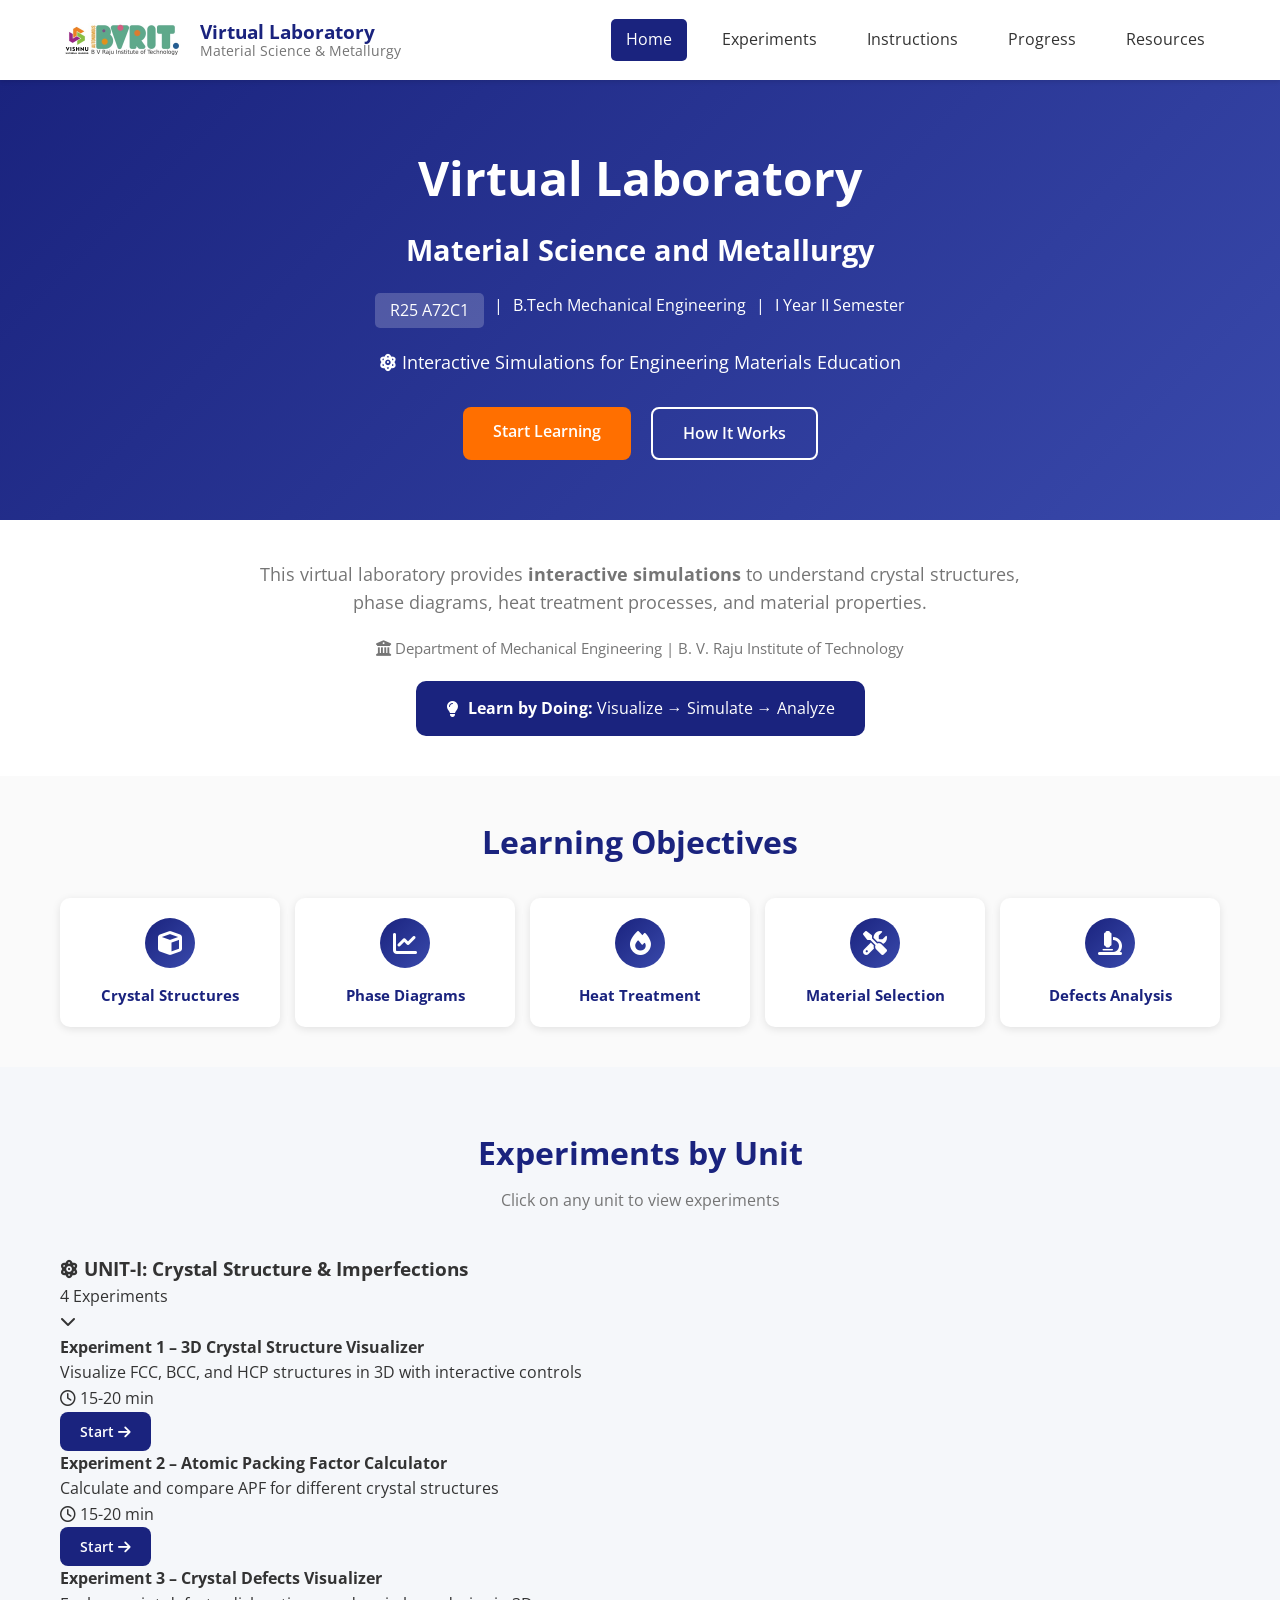
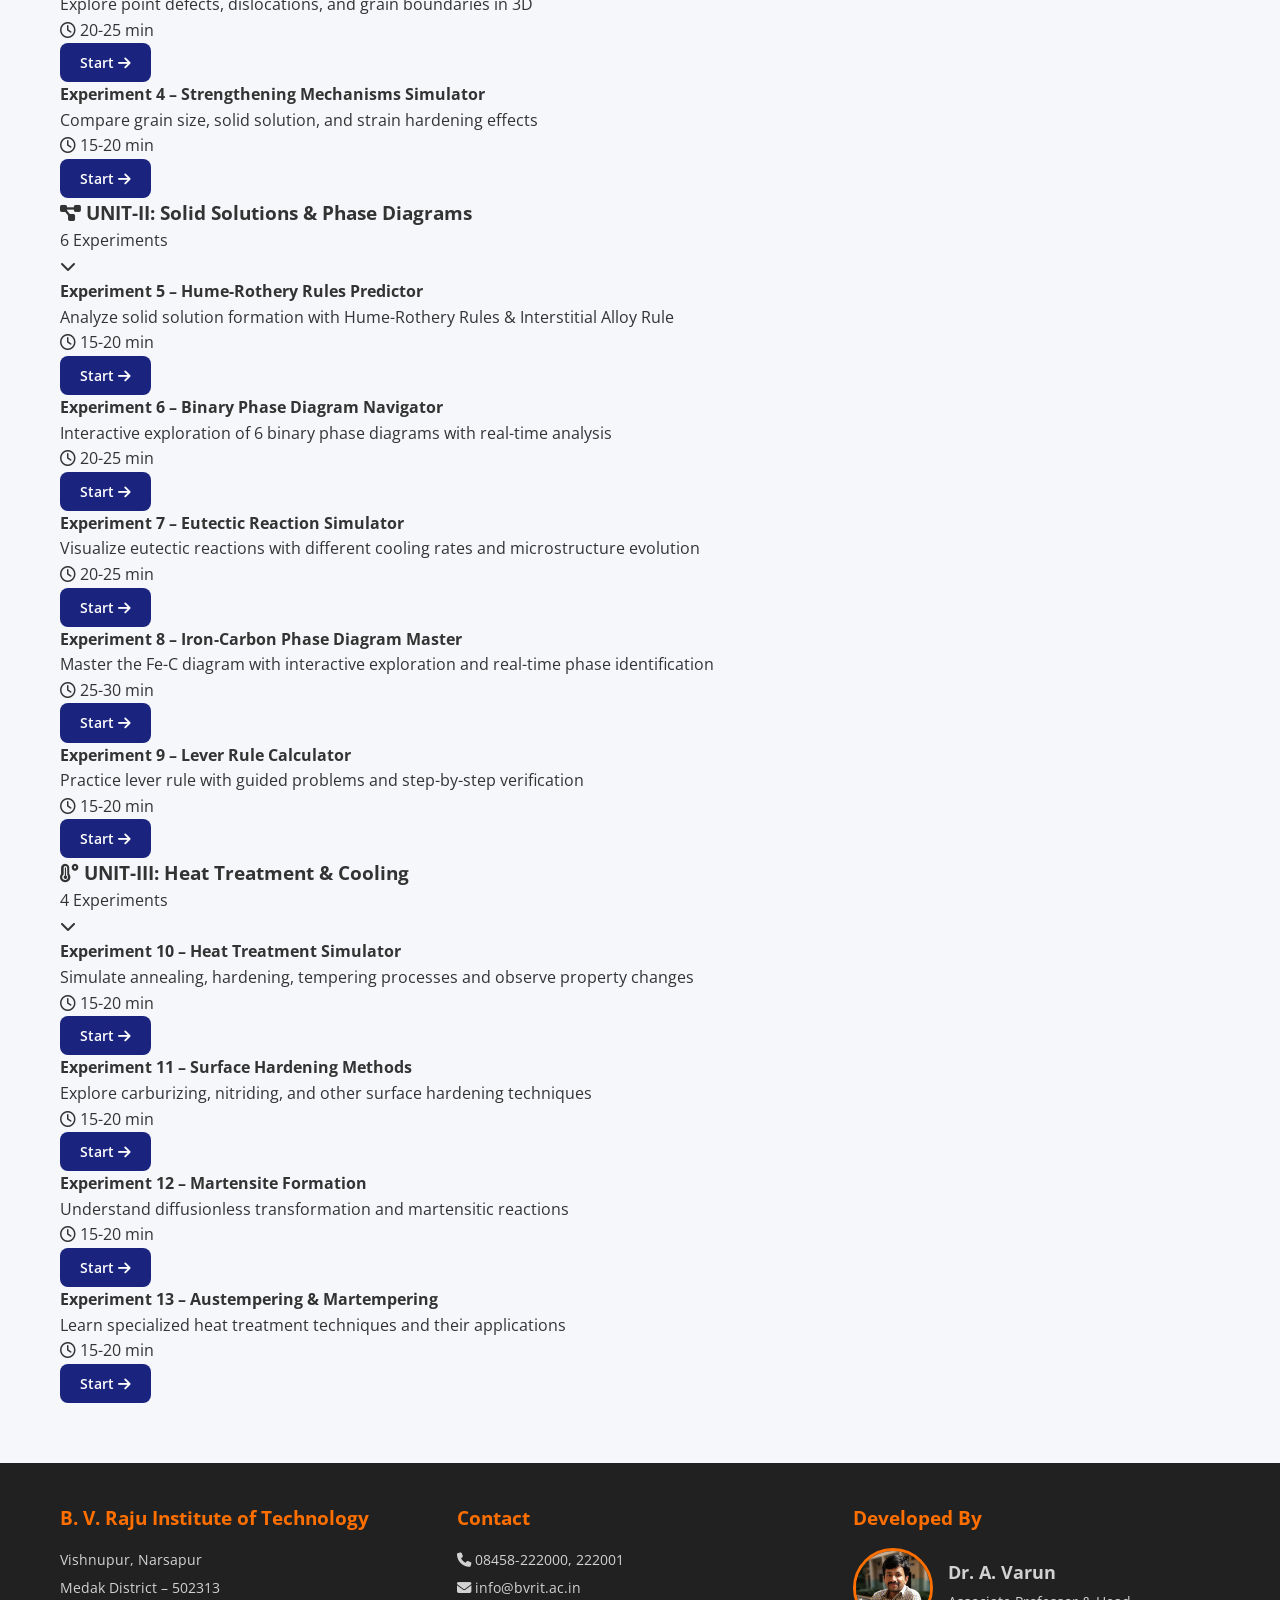
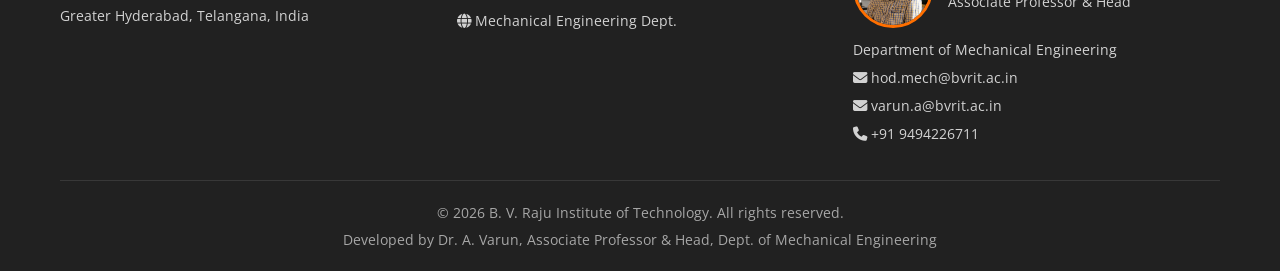
<file: index.html>
<!DOCTYPE html>
<html lang="en">
<head>
    <meta charset="UTF-8">
    <meta name="viewport" content="width=device-width, initial-scale=1.0">
    <title>Virtual Lab - Material Science & Metallurgy</title>
    
    <!-- Link to our CSS file -->
    <link rel="stylesheet" href="css/style.css">
    <link rel="stylesheet" href="css/responsive.css">
    
    <!-- Font Awesome for Icons -->
    <link rel="stylesheet" href="https://cdnjs.cloudflare.com/ajax/libs/font-awesome/6.4.0/css/all.min.css">
    
    <!-- Google Fonts -->
    <link href="https://fonts.googleapis.com/css2?family=Roboto:wght@400;500;700&family=Open+Sans:wght@400;600&display=swap" rel="stylesheet">
</head>
<body>

    <!-- HEADER SECTION -->
    <header class="header" id="header">
        <div class="container">
            <div class="header-content">
                <div class="logo">
                    <img src="bvrit-logo.png" alt="BVRIT Logo" class="logo-img">
                    <div class="logo-text">
                        <span class="logo-title">Virtual Laboratory</span>
                        <span class="logo-subtitle">Material Science & Metallurgy</span>
                    </div>
                </div>
                
                <nav class="nav-menu" id="navMenu">
                    <a href="#home" class="nav-link active">Home</a>
                    <a href="#experiments" class="nav-link">Experiments</a>
                    <a href="#instructions" class="nav-link">Instructions</a>
                    <a href="#progress" class="nav-link">Progress</a>
                    <a href="#resources" class="nav-link">Resources</a>
                </nav>
                
                <button class="mobile-toggle" id="mobileToggle">
                    <i class="fas fa-bars"></i>
                </button>
            </div>
        </div>
    </header>

    <!-- HERO SECTION -->
    <section class="hero" id="home">
        <div class="container">
            <div class="hero-content">
                <h1 class="hero-title">Virtual Laboratory</h1>
                <h2 class="hero-subtitle">Material Science and Metallurgy</h2>
                <div class="course-info">
                    <span class="course-code">R25 A72C1</span>
                    <span class="separator">|</span>
                    <span>B.Tech Mechanical Engineering</span>
                    <span class="separator">|</span>
                    <span>I Year II Semester</span>
                </div>
                <p class="tagline">
                    <i class="fas fa-atom"></i>
                    Interactive Simulations for Engineering Materials Education
                </p>
                <div class="hero-actions">
                    <a href="#experiments" class="btn btn-primary">Start Learning</a>
                    <a href="#instructions" class="btn btn-secondary">How It Works</a>
                </div>
            </div>
        </div>
    </section>

    <!-- INTRODUCTION SECTION -->
    <section class="introduction">
        <div class="container">
            <div class="intro-content">
                <p class="intro-text">
                    This virtual laboratory provides <strong>interactive simulations</strong> to understand 
                    crystal structures, phase diagrams, heat treatment processes, and material properties.
                </p>
                <p class="intro-text" style="font-size: 0.95rem; margin-top: 15px;">
                    <i class="fas fa-university"></i>
                    Department of Mechanical Engineering | B. V. Raju Institute of Technology
                </p>
                <div class="philosophy">
                    <i class="fas fa-lightbulb"></i>
                    <span><strong>Learn by Doing:</strong> Visualize → Simulate → Analyze</span>
                </div>
            </div>
        </div>
    </section>

    <!-- LEARNING OBJECTIVES -->
    <section class="learning-objectives">
        <div class="container">
            <h2 class="section-title">Learning Objectives</h2>
            <div class="objectives-grid">
                <div class="objective-card">
                    <div class="objective-icon">
                        <i class="fas fa-cube"></i>
                    </div>
                    <h3>Crystal Structures</h3>
                </div>
                
                <div class="objective-card">
                    <div class="objective-icon">
                        <i class="fas fa-chart-line"></i>
                    </div>
                    <h3>Phase Diagrams</h3>
                </div>
                
                <div class="objective-card">
                    <div class="objective-icon">
                        <i class="fas fa-fire"></i>
                    </div>
                    <h3>Heat Treatment</h3>
                </div>
                
                <div class="objective-card">
                    <div class="objective-icon">
                        <i class="fas fa-tools"></i>
                    </div>
                    <h3>Material Selection</h3>
                </div>
                
                <div class="objective-card">
                    <div class="objective-icon">
                        <i class="fas fa-microscope"></i>
                    </div>
                    <h3>Defects Analysis</h3>
                </div>
            </div>
        </div>
    </section>

    <!-- EXPERIMENTS SECTION (Main Part) -->
    <section class="experiments" id="experiments">
        <div class="container">
            <h2 class="section-title">Experiments by Unit</h2>
            <p class="section-subtitle">Click on any unit to view experiments</p>
            
            <!-- UNIT 1 -->
            <div class="unit-card">
                <div class="unit-header" onclick="toggleUnit('unit1')">
                    <div class="unit-info">
                        <h3>
                            <i class="fas fa-atom"></i>
                            UNIT-I: Crystal Structure & Imperfections
                        </h3>
                        <span class="experiment-count">4 Experiments</span>
                    </div>
                    <i class="fas fa-chevron-down unit-toggle" id="unit1-toggle"></i>
                </div>
                <div class="unit-content" id="unit1">
                    <div class="experiment-list">
                        <div class="experiment-item">
                            <div class="exp-info">
                                <h4>Experiment 1 – 3D Crystal Structure Visualizer</h4>
                                <p>Visualize FCC, BCC, and HCP structures in 3D with interactive controls</p>
                                <span class="exp-time"><i class="far fa-clock"></i> 15-20 min</span>
                            </div>
                            <a href="experiments/experiment-1.html" class="btn btn-start">
                                Start <i class="fas fa-arrow-right"></i>
                            </a>
                        </div>
                        
                        <div class="experiment-item">
                            <div class="exp-info">
                                <h4>Experiment 2 – Atomic Packing Factor Calculator</h4>
                                <p>Calculate and compare APF for different crystal structures</p>
                                <span class="exp-time"><i class="far fa-clock"></i> 15-20 min</span>
                            </div>
                            <a href="#" class="btn btn-start">
                                Start <i class="fas fa-arrow-right"></i>
                            </a>
                        </div>
                        
                        <div class="experiment-item">
                            <div class="exp-info">
                                <h4>Experiment 3 – Crystal Defects Visualizer</h4>
                                <p>Explore point defects, dislocations, and grain boundaries in 3D</p>
                                <span class="exp-time"><i class="far fa-clock"></i> 20-25 min</span>
                            </div>
                            <a href="experiments/experiment-3.html" class="btn btn-start">
                                Start <i class="fas fa-arrow-right"></i>
                            </a>
                        </div>
                        
                        <div class="experiment-item">
                            <div class="exp-info">
                                <h4>Experiment 4 – Strengthening Mechanisms Simulator</h4>
                                <p>Compare grain size, solid solution, and strain hardening effects</p>
                                <span class="exp-time"><i class="far fa-clock"></i> 15-20 min</span>
                            </div>
                            <a href="#" class="btn btn-start">
                                Start <i class="fas fa-arrow-right"></i>
                            </a>
                        </div>
                    </div>
                </div>
            </div>

            <!-- UNIT 2 -->
            <div class="unit-card">
                <div class="unit-header" onclick="toggleUnit('unit2')">
                    <div class="unit-info">
                        <h3>
                            <i class="fas fa-project-diagram"></i>
                            UNIT-II: Solid Solutions & Phase Diagrams
                        </h3>
                        <span class="experiment-count">6 Experiments</span>
                    </div>
                    <i class="fas fa-chevron-down unit-toggle" id="unit2-toggle"></i>
                </div>
                <div class="unit-content" id="unit2">
                    <div class="experiment-list">
                        <div class="experiment-item">
                            <div class="exp-info">
                                <h4>Experiment 5 – Hume-Rothery Rules Predictor</h4>
                                <p>Analyze solid solution formation with Hume-Rothery Rules & Interstitial Alloy Rule</p>
                                <span class="exp-time"><i class="far fa-clock"></i> 15-20 min</span>
                            </div>
                            <a href="experiments/experiment-5.html" class="btn btn-start">
                                Start <i class="fas fa-arrow-right"></i>
                            </a>
                        </div>
                        
                        <div class="experiment-item">
                            <div class="exp-info">
                                <h4>Experiment 6 – Binary Phase Diagram Navigator</h4>
                                <p>Interactive exploration of 6 binary phase diagrams with real-time analysis</p>
                                <span class="exp-time"><i class="far fa-clock"></i> 20-25 min</span>
                            </div>
                            <a href="experiments/experiment-6.html" class="btn btn-start">
                                Start <i class="fas fa-arrow-right"></i>
                            </a>
                        </div>
                        
                        <div class="experiment-item">
                            <div class="exp-info">
                                <h4>Experiment 7 – Eutectic Reaction Simulator</h4>
                                <p>Visualize eutectic reactions with different cooling rates and microstructure evolution</p>
                                <span class="exp-time"><i class="far fa-clock"></i> 20-25 min</span>
                            </div>
                            <a href="experiments/experiment-7.html" class="btn btn-start">
                                Start <i class="fas fa-arrow-right"></i>
                            </a>
                        </div>
                        
                        <div class="experiment-item">
                            <div class="exp-info">
                                <h4>Experiment 8 – Iron-Carbon Phase Diagram Master</h4>
                                <p>Master the Fe-C diagram with interactive exploration and real-time phase identification</p>
                                <span class="exp-time"><i class="far fa-clock"></i> 25-30 min</span>
                            </div>
                            <a href="experiments/experiment-8.html" class="btn btn-start">
                                Start <i class="fas fa-arrow-right"></i>
                            </a>
                        </div>
                        
                        <div class="experiment-item">
                            <div class="exp-info">
                                <h4>Experiment 9 – Lever Rule Calculator</h4>
                                <p>Practice lever rule with guided problems and step-by-step verification</p>
                                <span class="exp-time"><i class="far fa-clock"></i> 15-20 min</span>
                            </div>
                            <a href="experiments/experiment-9.html" class="btn btn-start">
                                Start <i class="fas fa-arrow-right"></i>
                            </a>
                        </div>
                    </div>
                </div>
            </div>

            <!-- UNIT 3 -->
            <div class="unit-card">
                <div class="unit-header" onclick="toggleUnit('unit3')">
                    <div class="unit-info">
                        <h3>
                            <i class="fas fa-temperature-high"></i>
                            UNIT-III: Heat Treatment & Cooling
                        </h3>
                        <span class="experiment-count">4 Experiments</span>
                    </div>
                    <i class="fas fa-chevron-down unit-toggle" id="unit3-toggle"></i>
                </div>
                <div class="unit-content" id="unit3">
                    <div class="experiment-list">
                        <div class="experiment-item">
                            <div class="exp-info">
                                <h4>Experiment 10 – Heat Treatment Simulator</h4>
                                <p>Simulate annealing, hardening, tempering processes and observe property changes</p>
                                <span class="exp-time"><i class="far fa-clock"></i> 15-20 min</span>
                            </div>
                            <a href="#" class="btn btn-start">
                                Start <i class="fas fa-arrow-right"></i>
                            </a>
                        </div>
                        
                        <div class="experiment-item">
                            <div class="exp-info">
                                <h4>Experiment 11 – Surface Hardening Methods</h4>
                                <p>Explore carburizing, nitriding, and other surface hardening techniques</p>
                                <span class="exp-time"><i class="far fa-clock"></i> 15-20 min</span>
                            </div>
                            <a href="#" class="btn btn-start">
                                Start <i class="fas fa-arrow-right"></i>
                            </a>
                        </div>
                        
                        <div class="experiment-item">
                            <div class="exp-info">
                                <h4>Experiment 12 – Martensite Formation</h4>
                                <p>Understand diffusionless transformation and martensitic reactions</p>
                                <span class="exp-time"><i class="far fa-clock"></i> 15-20 min</span>
                            </div>
                            <a href="#" class="btn btn-start">
                                Start <i class="fas fa-arrow-right"></i>
                            </a>
                        </div>
                        
                        <div class="experiment-item">
                            <div class="exp-info">
                                <h4>Experiment 13 – Austempering & Martempering</h4>
                                <p>Learn specialized heat treatment techniques and their applications</p>
                                <span class="exp-time"><i class="far fa-clock"></i> 15-20 min</span>
                            </div>
                            <a href="#" class="btn btn-start">
                                Start <i class="fas fa-arrow-right"></i>
                            </a>
                        </div>
                    </div>
                </div>
            </div>
            
        </div>
    </section>

    <!-- FOOTER -->
    <footer class="footer">
        <div class="container">
            <div class="footer-content">
                <div class="footer-section">
                    <h3>B. V. Raju Institute of Technology</h3>
                    <p>Vishnupur, Narsapur</p>
                    <p>Medak District – 502313</p>
                    <p>Greater Hyderabad, Telangana, India</p>
                </div>
                
                <div class="footer-section">
                    <h3>Contact</h3>
                    <p><i class="fas fa-phone"></i> 08458-222000, 222001</p>
                    <p><i class="fas fa-envelope"></i> info@bvrit.ac.in</p>
                    <p style="margin-top: 10px;"><i class="fas fa-globe"></i> <a href="https://bvrit.ac.in/mech/" target="_blank" style="color: rgba(255,255,255,0.8); text-decoration: none;">Mechanical Engineering Dept.</a></p>
                </div>

                <div class="footer-section">
                    <h3>Developed By</h3>
                    <div style="display: flex; align-items: center; gap: 15px; margin-bottom: 10px;">
                        <img src="dr-varun-photo.png" alt="Dr. A. Varun" style="width: 80px; height: 80px; border-radius: 50%; object-fit: cover; border: 3px solid var(--orange);">
                        <div>
                            <p style="font-size: 1.1rem; margin-bottom: 5px;"><strong>Dr. A. Varun</strong></p>
                            <p style="font-size: 0.85rem;">Associate Professor &amp; Head</p>
                        </div>
                    </div>
                    <p>Department of Mechanical Engineering</p>
                    <p><i class="fas fa-envelope"></i> hod.mech@bvrit.ac.in</p>
                    <p><i class="fas fa-envelope"></i> varun.a@bvrit.ac.in</p>
                    <p><i class="fas fa-phone"></i> +91 9494226711</p>
                </div>
            </div>
            
            <div class="footer-bottom">
                <p>&copy; 2026 B. V. Raju Institute of Technology. All rights reserved.</p>
                <p style="margin-top: 5px; font-size: 0.85rem;">Developed by Dr. A. Varun, Associate Professor &amp; Head, Dept. of Mechanical Engineering</p>
            </div>
        </div>
    </footer>

    <!-- JavaScript -->
    <script src="js/navigation.js"></script>

</body>
</html>
</file>
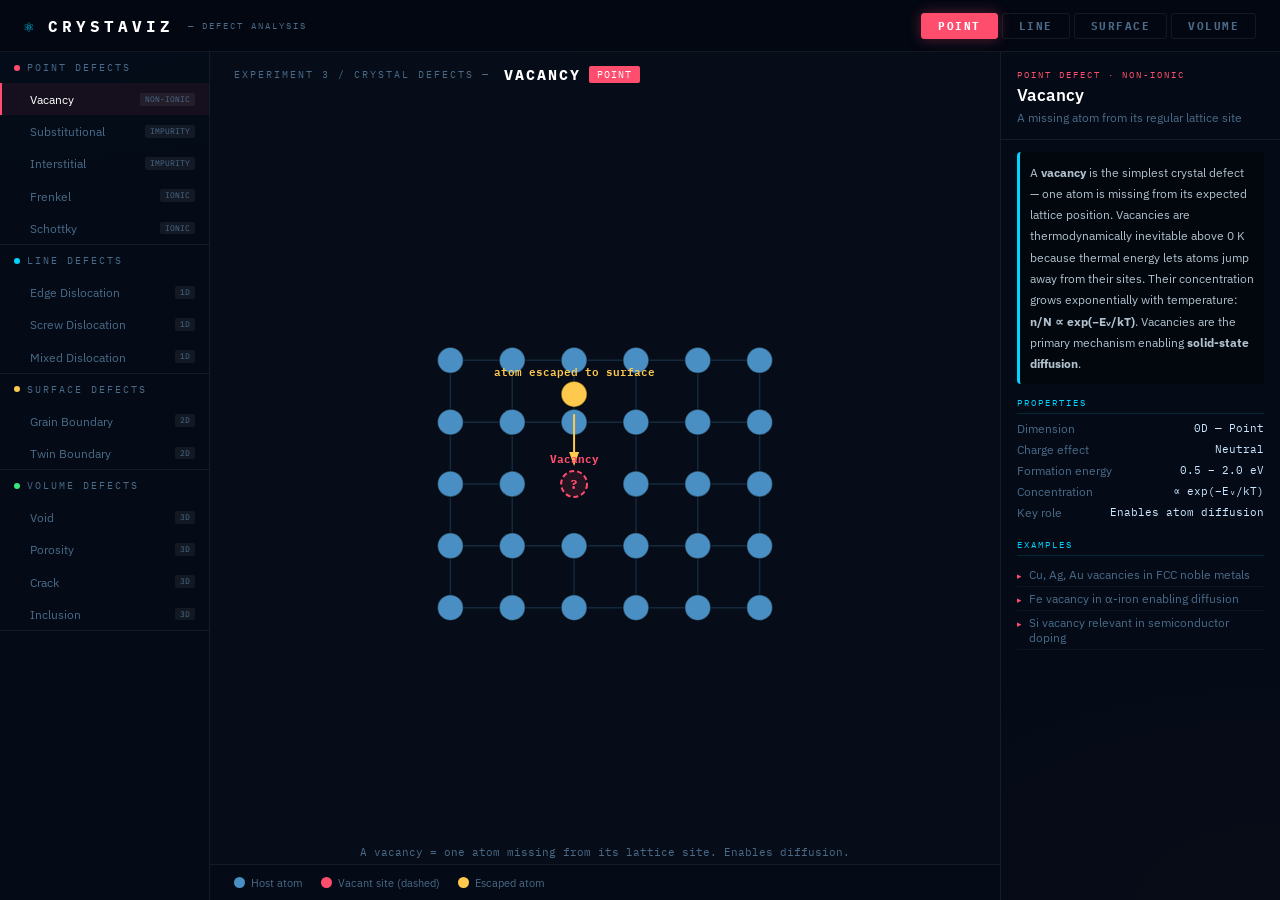
<file: experiments/experiment-3.html>
<!DOCTYPE html>
<html lang="en">
<head>
<meta charset="UTF-8">
<meta name="viewport" content="width=device-width, initial-scale=1.0">
<title>CRYSTAVIZ — Crystal Defects</title>
<link href="https://fonts.googleapis.com/css2?family=IBM+Plex+Mono:wght@400;600;700&family=IBM+Plex+Sans:wght@300;400;500;600&display=swap" rel="stylesheet">
<style>
:root {
    --bg:     #060d18;
    --panel:  rgba(6,16,32,0.92);
    --border: rgba(255,255,255,0.07);
    --red:    #ff4d6d;
    --cyan:   #00d4ff;
    --gold:   #ffc94d;
    --green:  #39e87a;
    --violet: #b97aff;
    --text:   #d8eaf8;
    --muted:  #4a6a88;
    --host:   #4a8fc4;
}
* { margin:0; padding:0; box-sizing:border-box; }
body {
    font-family: 'IBM Plex Sans', sans-serif;
    background: var(--bg);
    color: var(--text);
    height: 100vh; overflow: hidden;
    display: flex; flex-direction: column;
    background-image:
        radial-gradient(ellipse 100% 50% at 0% 0%, rgba(0,100,180,0.07) 0%, transparent 60%),
        radial-gradient(ellipse 80% 60% at 100% 100%, rgba(255,77,109,0.05) 0%, transparent 60%);
}
header {
    height: 52px; flex-shrink: 0;
    background: rgba(3,8,18,0.96);
    border-bottom: 1px solid var(--border);
    display: flex; align-items: center; justify-content: space-between;
    padding: 0 24px; backdrop-filter: blur(12px); z-index: 20;
}
.logo { font-family:'IBM Plex Mono',monospace; font-size:1rem; font-weight:700; letter-spacing:4px; color:#fff; display:flex; align-items:center; gap:10px; }
.logo-icon { color:var(--cyan); }
.logo-tag  { font-size:0.58rem; letter-spacing:2px; color:var(--muted); font-weight:400; margin-left:4px; }
.cat-tabs  { display:flex; gap:4px; }
.cat-tab {
    padding:5px 16px; font-family:'IBM Plex Mono',monospace; font-size:0.67rem; font-weight:700;
    letter-spacing:1.5px; cursor:pointer; border-radius:3px; border:1px solid var(--border);
    background:transparent; color:var(--muted); transition:all 0.18s;
}
.cat-tab:hover { color:#fff; border-color:rgba(255,255,255,0.2); }
.cat-tab.active                     { background:var(--red);   color:#fff; border-color:var(--red);   box-shadow:0 0 14px rgba(255,77,109,0.35); }
.cat-tab[data-cat="line"].active    { background:var(--cyan);  color:#000; border-color:var(--cyan);  box-shadow:0 0 14px rgba(0,212,255,0.35); }
.cat-tab[data-cat="surface"].active { background:var(--gold);  color:#000; border-color:var(--gold);  box-shadow:0 0 14px rgba(255,201,77,0.35); }
.cat-tab[data-cat="volume"].active  { background:var(--green); color:#000; border-color:var(--green); box-shadow:0 0 14px rgba(57,232,122,0.3); }
#main { display:flex; flex:1; overflow:hidden; }
#sidebar {
    width:210px; flex-shrink:0; border-right:1px solid var(--border);
    display:flex; flex-direction:column; overflow-y:auto; background:rgba(4,10,22,0.7);
}
#sidebar::-webkit-scrollbar{width:3px;} #sidebar::-webkit-scrollbar-thumb{background:var(--muted);border-radius:2px;}
.tree-section { border-bottom:1px solid var(--border); }
.tree-hd { padding:9px 14px; font-family:'IBM Plex Mono',monospace; font-size:0.6rem; letter-spacing:2px; text-transform:uppercase; color:var(--muted); display:flex; align-items:center; gap:7px; user-select:none; }
.tree-hd-dot { width:6px; height:6px; border-radius:50%; background:var(--red); flex-shrink:0; }
.tree-hd-dot.line{background:var(--cyan);} .tree-hd-dot.surface{background:var(--gold);} .tree-hd-dot.volume{background:var(--green);}
.tree-item { padding:8px 14px 8px 28px; font-size:0.78rem; cursor:pointer; color:var(--muted); border-left:2px solid transparent; transition:all 0.15s; display:flex; align-items:center; gap:6px; line-height:1.3; }
.tree-item:hover { color:var(--text); background:rgba(255,255,255,0.03); }
.tree-item.active                      { color:#fff; border-left-color:var(--red);   background:rgba(255,77,109,0.07); }
.tree-item[data-cat="line"].active     { color:#fff; border-left-color:var(--cyan);  background:rgba(0,212,255,0.05); }
.tree-item[data-cat="surface"].active  { color:#fff; border-left-color:var(--gold);  background:rgba(255,201,77,0.05); }
.tree-item[data-cat="volume"].active   { color:#fff; border-left-color:var(--green); background:rgba(57,232,122,0.05); }
.tree-badge { font-family:'IBM Plex Mono',monospace; font-size:0.52rem; padding:1px 5px; border-radius:2px; background:rgba(255,255,255,0.06); color:var(--muted); margin-left:auto; flex-shrink:0; }
#canvas-wrap { flex:1; display:flex; flex-direction:column; background:var(--bg); position:relative; }
#diagram-title { padding:12px 24px 0; font-family:'IBM Plex Mono',monospace; font-size:0.65rem; letter-spacing:2px; text-transform:uppercase; color:var(--muted); display:flex; align-items:center; gap:8px; flex-shrink:0; }
.title-name { font-size:0.95rem; font-weight:700; color:#fff; letter-spacing:2px; margin-left:6px; }
.title-cat  { padding:2px 8px; border-radius:2px; font-size:0.6rem; background:var(--red); color:#fff; letter-spacing:1px; }
#svg-canvas { flex:1; width:100%; display:block; }
#anim-canvas { flex:1; width:100%; display:block; }
#legend-bar { padding:7px 24px; border-top:1px solid var(--border); display:flex; gap:18px; align-items:center; flex-wrap:wrap; background:rgba(4,10,22,0.6); flex-shrink:0; min-height:36px; }
.leg-item { display:flex; align-items:center; gap:6px; font-size:0.68rem; color:var(--muted); }
.leg-dot  { width:11px; height:11px; border-radius:50%; flex-shrink:0; }
#info-panel { width:280px; flex-shrink:0; border-left:1px solid var(--border); display:flex; flex-direction:column; overflow-y:auto; background:rgba(4,10,22,0.7); }
#info-panel::-webkit-scrollbar{width:3px;} #info-panel::-webkit-scrollbar-thumb{background:var(--muted);border-radius:2px;}
.ip-head { padding:16px 16px 12px; border-bottom:1px solid var(--border); }
.ip-type { font-family:'IBM Plex Mono',monospace; font-size:0.58rem; letter-spacing:2px; color:var(--red); text-transform:uppercase; margin-bottom:4px; }
.ip-name { font-size:1.05rem; font-weight:600; color:#fff; line-height:1.2; }
.ip-sub  { font-size:0.73rem; color:var(--muted); margin-top:4px; line-height:1.5; }
.ip-body { padding:12px 16px; display:flex; flex-direction:column; gap:12px; }
.ip-desc { font-size:0.76rem; line-height:1.75; color:rgba(216,234,248,0.82); padding:10px; border-radius:4px; background:rgba(0,0,0,0.35); border-left:3px solid var(--cyan); }
.ip-sec-title { font-family:'IBM Plex Mono',monospace; font-size:0.58rem; letter-spacing:2px; text-transform:uppercase; color:var(--cyan); margin-bottom:7px; padding-bottom:4px; border-bottom:1px solid rgba(0,212,255,0.15); }
.ip-row { display:flex; justify-content:space-between; align-items:flex-start; font-size:0.73rem; margin-bottom:6px; gap:8px; }
.ip-key { color:var(--muted); flex-shrink:0; }
.ip-val { font-family:'IBM Plex Mono',monospace; color:#cce6ff; text-align:right; font-size:0.7rem; }
.eg-list { list-style:none; }
.eg-list li { font-size:0.72rem; color:var(--muted); padding:4px 0; border-bottom:1px solid rgba(255,255,255,0.04); display:flex; gap:7px; align-items:flex-start; }
.eg-list li::before { content:"▸"; color:var(--red); font-size:0.58rem; margin-top:2px; flex-shrink:0; }
/* SVG animations */
.defect-pulse { animation:dpulse 2s ease-in-out infinite; }
@keyframes dpulse{0%,100%{opacity:0.3}50%{opacity:1}}
.float-up { animation:floatup 2.5s ease-in-out infinite; }
@keyframes floatup{0%,100%{transform:translateY(0)}50%{transform:translateY(-14px)}}
.drift { animation:drift 3.5s ease-in-out infinite; }
@keyframes drift{0%,100%{transform:translate(0,0)}50%{transform:translate(5px,-8px)}}
</style>
</head>
<body>
<header>
    <div class="logo"><span class="logo-icon">⚛</span>CRYSTAVIZ<span class="logo-tag">— DEFECT ANALYSIS</span></div>
    <div class="cat-tabs">
        <button class="cat-tab active" data-cat="point"   onclick="app.setCategory('point')">POINT</button>
        <button class="cat-tab"        data-cat="line"    onclick="app.setCategory('line')">LINE</button>
        <button class="cat-tab"        data-cat="surface" onclick="app.setCategory('surface')">SURFACE</button>
        <button class="cat-tab"        data-cat="volume"  onclick="app.setCategory('volume')">VOLUME</button>
    </div>
</header>
<div id="main">
    <div id="sidebar">
        <div class="tree-section">
            <div class="tree-hd"><div class="tree-hd-dot"></div>POINT DEFECTS</div>
            <div class="tree-item active" data-id="vacancy"        data-cat="point"   onclick="app.setDefect('vacancy')">Vacancy<span class="tree-badge">NON-IONIC</span></div>
            <div class="tree-item"        data-id="substitutional" data-cat="point"   onclick="app.setDefect('substitutional')">Substitutional<span class="tree-badge">IMPURITY</span></div>
            <div class="tree-item"        data-id="interstitial"   data-cat="point"   onclick="app.setDefect('interstitial')">Interstitial<span class="tree-badge">IMPURITY</span></div>
            <div class="tree-item"        data-id="frenkel"        data-cat="point"   onclick="app.setDefect('frenkel')">Frenkel<span class="tree-badge">IONIC</span></div>
            <div class="tree-item"        data-id="schottky"       data-cat="point"   onclick="app.setDefect('schottky')">Schottky<span class="tree-badge">IONIC</span></div>
        </div>
        <div class="tree-section">
            <div class="tree-hd"><div class="tree-hd-dot line"></div>LINE DEFECTS</div>
            <div class="tree-item" data-id="edge"  data-cat="line" onclick="app.setDefect('edge')">Edge Dislocation<span class="tree-badge">1D</span></div>
            <div class="tree-item" data-id="screw" data-cat="line" onclick="app.setDefect('screw')">Screw Dislocation<span class="tree-badge">1D</span></div>
            <div class="tree-item" data-id="mixed" data-cat="line" onclick="app.setDefect('mixed')">Mixed Dislocation<span class="tree-badge">1D</span></div>
        </div>
        <div class="tree-section">
            <div class="tree-hd"><div class="tree-hd-dot surface"></div>SURFACE DEFECTS</div>
            <div class="tree-item" data-id="grain" data-cat="surface" onclick="app.setDefect('grain')">Grain Boundary<span class="tree-badge">2D</span></div>
            <div class="tree-item" data-id="twin"  data-cat="surface" onclick="app.setDefect('twin')">Twin Boundary<span class="tree-badge">2D</span></div>
        </div>
        <div class="tree-section">
            <div class="tree-hd"><div class="tree-hd-dot volume"></div>VOLUME DEFECTS</div>
            <div class="tree-item" data-id="void"      data-cat="volume" onclick="app.setDefect('void')">Void<span class="tree-badge">3D</span></div>
            <div class="tree-item" data-id="porosity"  data-cat="volume" onclick="app.setDefect('porosity')">Porosity<span class="tree-badge">3D</span></div>
            <div class="tree-item" data-id="crack"     data-cat="volume" onclick="app.setDefect('crack')">Crack<span class="tree-badge">3D</span></div>
            <div class="tree-item" data-id="inclusion" data-cat="volume" onclick="app.setDefect('inclusion')">Inclusion<span class="tree-badge">3D</span></div>
        </div>
    </div>
    <div id="canvas-wrap">
        <div id="diagram-title">
            EXPERIMENT 3 / CRYSTAL DEFECTS —
            <span class="title-name" id="title-name">VACANCY</span>
            <span class="title-cat"  id="title-cat">POINT</span>
        </div>
        <svg id="svg-canvas" xmlns="http://www.w3.org/2000/svg"></svg>
        <canvas id="anim-canvas" style="display:none;flex:1;width:100%;"></canvas>
        <div id="legend-bar"></div>
    </div>
    <div id="info-panel">
        <div class="ip-head">
            <div class="ip-type" id="ip-type">POINT DEFECT · NON-IONIC</div>
            <div class="ip-name" id="ip-name">Vacancy</div>
            <div class="ip-sub"  id="ip-sub">A missing atom from its regular lattice site</div>
        </div>
        <div class="ip-body">
            <div class="ip-desc" id="ip-desc"></div>
            <div><div class="ip-sec-title">Properties</div><div id="ip-stats"></div></div>
            <div><div class="ip-sec-title">Examples</div><ul class="eg-list" id="ip-examples"></ul></div>
        </div>
    </div>
</div>

<script>
// ── DATA ──────────────────────────────────────────────────────
const DB = {
  vacancy:{
    name:'Vacancy',cat:'point',sub:'POINT DEFECT · NON-IONIC',title:'VACANCY',titleCat:'POINT',
    subtitle:'A missing atom from its regular lattice site',
    desc:'A <b>vacancy</b> is the simplest crystal defect — one atom is missing from its expected lattice position. Vacancies are thermodynamically inevitable above 0 K because thermal energy lets atoms jump away from their sites. Their concentration grows exponentially with temperature: <b>n/N ∝ exp(−Eᵥ/kT)</b>. Vacancies are the primary mechanism enabling <b>solid-state diffusion</b>.',
    stats:[['Dimension','0D — Point'],['Charge effect','Neutral'],['Formation energy','0.5 – 2.0 eV'],['Concentration','∝ exp(−Eᵥ/kT)'],['Key role','Enables atom diffusion']],
    examples:['Cu, Ag, Au vacancies in FCC noble metals','Fe vacancy in α-iron enabling diffusion','Si vacancy relevant in semiconductor doping'],
    legend:[['#4a8fc4','Host atom'],['#ff4d6d','Vacant site (dashed)'],['#ffc94d','Escaped atom']],
  },
  substitutional:{
    name:'Substitutional Impurity',cat:'point',sub:'POINT DEFECT · NON-IONIC · IMPURITY',title:'SUBSTITUTIONAL',titleCat:'POINT',
    subtitle:'A foreign atom replacing a host atom at its lattice site',
    desc:'A <b>substitutional impurity</b> replaces a host atom at a regular lattice site. According to the <b>Hume-Rothery rules</b>, significant solid solubility requires: atomic size within ±15%, similar crystal structure, similar electronegativity, and compatible valence. Size mismatch creates local lattice strain around the impurity.',
    stats:[['Dimension','0D — Point'],['Size rule','±15% of host radius'],['Valence','Similar preferred'],['Electronegativity','Must be close'],['Example','Ni in Cu — complete solubility']],
    examples:['Ni dissolved in Cu → cupronickel alloy','Zn in Cu → brass (up to 35% Zn)','Cr in Fe → stainless steel (>12% Cr)'],
    legend:[['#4a8fc4','Host atom'],['#ffc94d','Foreign atom (similar size, replaces host)']],
  },
  interstitial:{
    name:'Interstitial Impurity',cat:'point',sub:'POINT DEFECT · NON-IONIC · IMPURITY',title:'INTERSTITIAL',titleCat:'POINT',
    subtitle:'A small foreign atom occupying a gap between host atoms',
    desc:'<b>Interstitial impurities</b> are atoms much smaller than the host that squeeze into the natural voids (interstices) between lattice atoms without displacing any. They create a <b>compressive strain field</b> in the surrounding lattice. The size requirement is strict: r_impurity < 0.59 × r_host. Carbon in iron (steel) is the most industrially important example.',
    stats:[['Dimension','0D — Point'],['Size req.','r_imp < 0.59 r_host'],['Strain','Compressive (pushes outward)'],['Diffusivity','Faster than substitutional'],['Key example','C in Fe → steel hardening']],
    examples:['C in Fe → formation of steel (up to 2.14 wt% C)','H in Pd for hydrogen storage applications','N in Fe during nitriding surface treatment'],
    legend:[['#4a8fc4','Host atom (large)'],['#39e87a','Interstitial atom (small, in gap)']],
  },
  frenkel:{
    name:'Frenkel Defect',cat:'point',sub:'POINT DEFECT · IONIC',title:'FRENKEL DEFECT',titleCat:'IONIC',
    subtitle:'Cation leaves its site and moves to a nearby interstitial position',
    desc:'A <b>Frenkel defect</b> occurs in ionic crystals when a cation (the smaller ion) is displaced from its regular lattice site to a nearby interstitial position. This creates a <b>cation vacancy + cation interstitial pair</b>. The anion sublattice remains intact. Electrical neutrality is maintained. The displaced cation stays close to its original site.',
    stats:[['Crystal type','Ionic (AgCl, ZnS, CaF₂)'],['Defect pair','Cation vacancy + cation interstitial'],['Anion sublattice','Remains perfect'],['Charge balance','Maintained (no ions lost)'],['Density','Essentially unchanged']],
    examples:['AgCl — basis of photographic film sensitivity','AgBr — photosensitive in X-ray film','ZnS — zinc sulfide phosphor materials'],
    legend:[['#7ab8e8','Anion (large, stays fixed)'],['#60a5fa','Cation (normal site)'],['#ffc94d','Displaced cation (interstitial)'],['#ff4d6d','Cation vacancy (empty site)']],
  },
  schottky:{
    name:'Schottky Defect',cat:'point',sub:'POINT DEFECT · IONIC',title:'SCHOTTKY DEFECT',titleCat:'IONIC',
    subtitle:'Equal cation + anion vacancies; both migrate to crystal surface',
    desc:'A <b>Schottky defect</b> involves removing equal numbers of cations and anions from the crystal interior and placing them on the surface. This maintains <b>electrical neutrality</b> and stoichiometry, but leaves paired vacancies inside the crystal. Since atoms are removed, the crystal <b>density decreases</b>. This is the dominant defect in NaCl-type ionic crystals.',
    stats:[['Crystal type','Ionic (NaCl, MgO, KCl)'],['Defect type','Paired vacancies (cation + anion)'],['Charge balance','Maintained'],['Stoichiometry','Maintained'],['Density','Decreases (atoms removed)']],
    examples:['NaCl (table salt) — textbook Schottky crystal','MgO refractory ceramics (high-temp use)','KCl and other alkali halide crystals'],
    legend:[['#f87171','Anion'],['#60a5fa','Cation'],['#f8717155','Anion vacancy (dashed)'],['#60a5fa55','Cation vacancy (dashed)']],
  },
  edge:{
    name:'Edge Dislocation',cat:'line',sub:'LINE DEFECT · 1D',title:'EDGE DISLOCATION',titleCat:'LINE',
    subtitle:'An extra half-plane of atoms inserted into the crystal',
    desc:'An <b>edge dislocation</b> is formed by inserting an extra half-plane of atoms into the crystal. The dislocation line runs along the bottom edge of this half-plane. The region <b>above</b> the slip plane is in compression; the region <b>below</b> is in tension. The <b>Burgers vector b</b> is perpendicular to the dislocation line and parallel to the slip direction.',
    stats:[['Symbol','⊥ (inverted T)'],['Burgers vector b','⊥ to dislocation line'],['Slip plane','Where b meets the dislocation line'],['Above slip plane','Compressive stress'],['Below slip plane','Tensile stress']],
    examples:['Plastic deformation in Al and Cu under load','Work hardening — dislocation pile-up','Slip bands visible on polished metal surfaces'],
    legend:[['#4a8fc4','Regular lattice atom'],['#ffc94d','Extra half-plane atoms'],['#ff4d6d','Dislocation core (⊥)'],['#00d4ff','Burgers vector b']],
  },
  screw:{
    name:'Screw Dislocation',cat:'line',sub:'LINE DEFECT · 1D',title:'SCREW DISLOCATION',titleCat:'LINE',
    subtitle:'Crystal lattice is sheared into a helical (spiral ramp) configuration',
    desc:'A <b>screw dislocation</b> is formed by a shear displacement parallel to the dislocation line — imagine cutting a crystal and shearing the top half by one lattice spacing. Traversing a circuit around the dislocation core traces a <b>helix (spiral staircase)</b>. The Burgers vector <b>b</b> is parallel to the dislocation line (unlike edge dislocations).',
    stats:[['Burgers vector b','∥ to dislocation line'],['Stress field','Pure shear (no compression/tension)'],['Cross-slip','Possible — can change slip plane'],['Crystal growth','Creates spiral growth steps on surfaces'],['Motion','Glide + cross-slip both possible']],
    examples:['Spiral growth steps on silicon crystal faces','Low-T deformation in BCC metals (Fe, W)','Frank-Read source for dislocation multiplication'],
    legend:[['#4a8fc4','Regular atom'],['#b97aff','Atoms displaced along helix'],['#00d4ff','Burgers vector b (parallel to line)']],
  },
  mixed:{
    name:'Mixed Dislocation',cat:'line',sub:'LINE DEFECT · 1D',title:'MIXED DISLOCATION',titleCat:'LINE',
    subtitle:'Dislocation with both edge and screw components — the common case',
    desc:'A <b>mixed dislocation</b> has both edge and screw character along its length. A <b>dislocation loop</b> is the clearest example: the top and bottom segments are pure edge (b ⊥ line), the left and right segments are pure screw (b ∥ line), and the diagonal corners are mixed. The Burgers vector b is constant around the loop even as the character changes.',
    stats:[['Burgers vector b','Constant around loop; oblique to line'],['Edge component','b·sin θ'],['Screw component','b·cos θ'],['Common form','Dislocation loop (irradiation, deformation)'],['In real metals','Almost all dislocations are mixed']],
    examples:['Dislocation loops in neutron-irradiated steel','Misfit dislocations at thin-film/substrate interfaces','Frank partial dislocations bounding stacking faults'],
    legend:[['#ffc94d','Pure edge segment (b ⊥ line)'],['#00d4ff','Pure screw segment (b ∥ line)'],['#b97aff','Mixed segment (oblique b)']],
  },
  grain:{
    name:'Grain Boundary',cat:'surface',sub:'SURFACE DEFECT · 2D',title:'GRAIN BOUNDARY',titleCat:'SURFACE',
    subtitle:'Interface between two crystal grains of different orientation',
    desc:'A <b>grain boundary</b> is a 2D planar defect separating two regions (grains) of identical crystal structure but different crystallographic orientation. The atoms at the boundary are in poor registry — disordered compared to either grain. Grain boundaries are <b>barriers to dislocation motion</b>, which is why smaller grains give stronger metals: <b>Hall-Petch: σ_y ∝ d⁻¹/²</b>.',
    stats:[['Dimension','2D — Planar'],['Width','~2–5 atom diameters'],['Boundary energy','0.5–1.0 J/m²'],['Effect on strength','↑ strength as grain size ↓ (Hall-Petch)'],['Types','Low-angle, high-angle, tilt, twist']],
    examples:['Fine-grained steel: grain refinement = strongest hardening mechanism','Recrystallization after cold working annihilates dislocations','Single-crystal turbine blades avoid grain boundaries entirely'],
    legend:[['#93c5fd','Grain A atoms'],['#86efac','Grain B atoms (different orientation)'],['#ffc94d','Boundary atoms (disordered)']],
  },
  twin:{
    name:'Twin Boundary',cat:'surface',sub:'SURFACE DEFECT · 2D',title:'TWIN BOUNDARY',titleCat:'SURFACE',
    subtitle:'Crystal regions that are mirror images across the twin plane',
    desc:'A <b>twin boundary</b> separates two crystal regions that are exact <b>mirror reflections</b> of each other across the twin plane. Because the atoms across the interface still have many near-perfect neighbors, twin boundaries have very <b>low energy</b> (0.01–0.1 J/m²), much lower than ordinary grain boundaries. Annealing twins form in FCC metals during heat treatment; deformation twins form in HCP and BCC metals under rapid loading.',
    stats:[['Dimension','2D — Planar'],['Boundary energy','0.01–0.1 J/m² (very low)'],['Atomic matching','Near-perfect mirror symmetry'],['Annealing twins','Form in FCC (Cu, brass) during anneal'],['Deformation twins','Form in HCP (Mg, Ti) under impact']],
    examples:['Annealing twins clearly visible in polished Cu and brass','Deformation twins in Mg alloys under shock loading','Nanotwinned Cu: simultaneously strong and ductile'],
    legend:[['#93c5fd','Matrix region atoms'],['#86efac','Twin region atoms (mirror image)'],['#ffc94d','Twin boundary plane']],
  },
  void:{
    name:'Void',cat:'volume',sub:'VOLUME DEFECT · 3D',title:'VOID',titleCat:'VOLUME',
    subtitle:'A cluster of vacancies forming a large empty cavity',
    desc:'A <b>void</b> is a three-dimensional empty region formed by the clustering of many vacancies. They form by <b>radiation damage</b> (fast neutrons knock atoms off their sites), the <b>Kirkendall effect</b> in diffusion couples (where unequal atomic fluxes leave a void), or solidification shrinkage. Voids cause measurable <b>swelling and density reduction</b> in nuclear reactor materials.',
    stats:[['Dimension','3D — Volumetric cavity'],['Size range','1 nm to ~1 µm'],['Formation mechanisms','Radiation, Kirkendall effect, solidification'],['Key effect','Swelling + density decrease'],['Nuclear concern','Major in fission reactor steels']],
    examples:['Radiation swelling in 316SS nuclear reactor cladding','Kirkendall voids at Cu/Ni diffusion couple interfaces','Solidification shrinkage voids in steel castings'],
    legend:[['#4a8fc4','Host matrix atoms'],['#060d18','Void (empty space)'],['#1e4080','Void boundary']],
  },
  porosity:{
    name:'Porosity',cat:'volume',sub:'VOLUME DEFECT · 3D',title:'POROSITY',titleCat:'VOLUME',
    subtitle:'Distributed gas-filled or empty pores throughout the material',
    desc:'<b>Porosity</b> refers to pores (small cavities) distributed through the material. <b>Closed porosity</b> consists of isolated internal pores with no surface connection; <b>open porosity</b> is connected to the external surface. Both types reduce density, elastic modulus, and strength. Porosity is quantified by the <b>Archimedes method</b> (measuring density change) and minimized in structural components.',
    stats:[['Dimension','3D — Distributed pores'],['Closed porosity','Isolated; sealed inside material'],['Open porosity','Connected to surface'],['Effects','↓ E, ↓ σ_y, ↓ density, ↓ fatigue life'],['Measurement','Archimedes density method']],
    examples:['Gas porosity defects in aluminium castings','Residual pores in sintered ceramics and PM steels','Designed porosity in bone scaffolds for tissue ingrowth'],
    legend:[['#4a8fc4','Dense matrix'],['#060d18','Closed pore (isolated)'],['#1e5080','Open pore (surface-connected)']],
  },
  crack:{
    name:'Crack',cat:'volume',sub:'VOLUME DEFECT · 3D',title:'CRACK',titleCat:'VOLUME',
    subtitle:'A sharp discontinuity that concentrates stress and can propagate',
    desc:'A <b>crack</b> is a sharp planar discontinuity with two free surfaces separated by essentially zero gap. The crack <b>tip</b> is an intense stress concentrator: σ_tip ≈ 2σ√(a/ρ) where a is crack length and ρ is tip radius. Crack propagation occurs when the stress intensity factor <b>K_I exceeds K_IC</b> (fracture toughness). The three crack modes are: Mode I (opening/tensile), Mode II (in-plane shear), Mode III (out-of-plane tearing).',
    stats:[['Tip stress','σ_tip ≈ 2σ · √(a/ρ)'],['Propagation crit.','K_I > K_IC'],['Mode I','Crack opening (most dangerous)'],['Mode II','In-plane sliding shear'],['Mode III','Out-of-plane tearing']],
    examples:['Fatigue cracks in aircraft wing root fittings','Thermal shock cracking in glass and ceramics','Hydrogen embrittlement cracks in high-strength steel bolts'],
    legend:[['#4a8fc4','Intact material'],['#1a2a44','Crack faces (free surfaces)'],['#ff4d6d','Crack tip (stress concentration)'],['#ffc94d','Applied stress σ']],
  },
  inclusion:{
    name:'Inclusion',cat:'volume',sub:'VOLUME DEFECT · 3D',title:'INCLUSION',titleCat:'VOLUME',
    subtitle:'A second-phase particle embedded within the crystal matrix',
    desc:'An <b>inclusion</b> is a particle of a different phase (oxide, sulfide, carbide, nitride) embedded in the matrix. <b>Incoherent inclusions</b> have no matching orientation with the matrix — they create misfit stress fields and are common crack nucleation sites, reducing ductility. <b>Coherent precipitates</b> (e.g. γ\' Ni₃Al in nickel superalloys) are deliberately engineered for <b>precipitation hardening</b>.',
    stats:[['Dimension','3D — Particle in matrix'],['Incoherent','Misfit → crack nucleation'],['Coherent','Lattice-matched → hardening'],['Common types','MnS, Al₂O₃, TiC, Ni₃Al (γ\')'],['Control method','Clean steelmaking, AOD/VAR refining']],
    examples:["MnS inclusions in free-machining steel improve machinability","Al₂O₃ in deoxidized steel can initiate fatigue cracks","γ' Ni₃Al precipitates give superalloys exceptional creep resistance"],
    legend:[['#4a8fc4','Matrix atoms'],['#c87a14','Inclusion particle (second phase)'],['#ffc94d80','Misfit strain zone around inclusion']],
  },
};

// ── SVG HELPERS ───────────────────────────────────────────────
function svgEl(tag, attrs, ...kids) {
    const e = document.createElementNS('http://www.w3.org/2000/svg', tag);
    for (const [k,v] of Object.entries(attrs||{})) e.setAttribute(k,v);
    kids.forEach(k => typeof k==='string' ? e.appendChild(document.createTextNode(k)) : e.appendChild(k));
    return e;
}
function circle(cx,cy,r,fill,extra={}) {
    return svgEl('circle',{cx,cy,r,fill,stroke:'rgba(0,0,0,0.45)','stroke-width':'1.5',...extra});
}
function text(x,y,txt,fill,anchor='middle',size=11,weight=600) {
    return svgEl('text',{x,y,fill,'font-family':'IBM Plex Mono, monospace','font-size':size,'font-weight':weight,'text-anchor':anchor},txt);
}
function line(x1,y1,x2,y2,stroke,sw=1.5,extra={}) {
    return svgEl('line',{x1,y1,x2,y2,stroke,'stroke-width':sw,...extra});
}
function arrow(svg,x1,y1,x2,y2,color,label='') {
    const id='m'+Math.random().toString(36).slice(2,6);
    let defs=svg.querySelector('defs');
    if(!defs){defs=svgEl('defs');svg.insertBefore(defs,svg.firstChild);}
    const mk=svgEl('marker',{id,markerWidth:'7',markerHeight:'5',refX:'5',refY:'2.5',orient:'auto'});
    mk.appendChild(svgEl('polygon',{points:'0 0, 7 2.5, 0 5',fill:color}));
    defs.appendChild(mk);
    svg.appendChild(svgEl('line',{x1,y1,x2,y2,stroke:color,'stroke-width':'2','marker-end':`url(#${id})`}));
    if(label){
        const mx=(+x1+(+x2))/2+(y2-y1>20?12:0);
        const my=(+y1+(+y2))/2+(x2-x1>20?-8:0);
        svg.appendChild(text(mx,my,label,color,'middle',11,700));
    }
}
// Draw a uniform grid of host atoms + bonds
function grid(svg, rows, cols, ox, oy, sp, {skipFn, highlightFn, atomR=13, bondColor='rgba(74,143,196,0.22)'}={}) {
    const atoms=[];
    // bonds first
    for(let r=0;r<rows;r++) for(let c=0;c<cols;c++) {
        if(skipFn&&skipFn(r,c)) continue;
        const x=ox+c*sp, y=oy+r*sp;
        if(c<cols-1&&!(skipFn&&skipFn(r,c+1))) svg.insertBefore(line(x,y,x+sp,y,bondColor),svg.firstChild);
        if(r<rows-1&&!(skipFn&&skipFn(r+1,c))) svg.insertBefore(line(x,y,x,y+sp,bondColor),svg.firstChild);
    }
    // atoms
    for(let r=0;r<rows;r++) for(let c=0;c<cols;c++) {
        if(skipFn&&skipFn(r,c)){atoms.push(null);continue;}
        const x=ox+c*sp, y=oy+r*sp;
        const h=highlightFn&&highlightFn(r,c);
        const m=circle(x,y,h?h.r||atomR:atomR,h?h.color:'#4a8fc4',h&&h.extra?h.extra:{});
        svg.appendChild(m);
        atoms.push({x,y,r,c,el:m});
    }
    return atoms;
}

// ── DIAGRAM BUILDERS ──────────────────────────────────────────
const DRAW = {

vacancy(svg,W,H){
    const sp=62,rows=5,cols=6,ox=(W-(cols-1)*sp)/2,oy=(H-(rows-1)*sp)/2+10;
    const VR=2,VC=2;
    grid(svg,rows,cols,ox,oy,sp,{skipFn:(r,c)=>r===VR&&c===VC});
    // vacancy marker
    const vx=ox+VC*sp,vy=oy+VR*sp;
    svg.appendChild(svgEl('circle',{cx:vx,cy:vy,r:13,fill:'rgba(255,77,109,0.12)',stroke:'#ff4d6d','stroke-width':'2','stroke-dasharray':'5,3',class:'defect-pulse'}));
    svg.appendChild(text(vx,vy+5,'?','#ff4d6d','middle',13,700));
    // escaped atom + arrow
    const ghost=svgEl('g',{class:'float-up'});
    ghost.appendChild(circle(vx,vy-90,13,'#ffc94d'));
    svg.appendChild(ghost);
    arrow(svg,vx,vy-70,vx,vy-22,'#ffc94d');
    svg.appendChild(text(vx,vy-108,'atom escaped to surface','#ffc94d','middle',11,600));
    svg.appendChild(text(vx,vy-21,'Vacancy','#ff4d6d','middle',11,700));
    svg.appendChild(text(W/2,H-8,'A vacancy = one atom missing from its lattice site. Enables diffusion.','#4a6a88','middle',11,400));
},

substitutional(svg,W,H){
    const sp=60,rows=5,cols=6,ox=(W-(cols-1)*sp)/2,oy=(H-(rows-1)*sp)/2+10;
    const SR=2,SC=3;
    grid(svg,rows,cols,ox,oy,sp,{highlightFn:(r,c)=>r===SR&&c===SC?{color:'#ffc94d',r:14}:null});
    const sx=ox+SC*sp,sy=oy+SR*sp;
    arrow(svg,sx,sy-70,sx,sy-18,'#ffc94d');
    svg.appendChild(text(sx,sy-76,'foreign atom (replaces host)','#ffc94d','middle',11,600));
    // size comparison box
    const bx=W-150,by=H-80;
    svg.appendChild(svgEl('rect',{x:bx-10,y:by-20,width:155,height:66,fill:'rgba(0,0,0,0.35)',rx:'4',stroke:'rgba(255,255,255,0.06)','stroke-width':'1'}));
    svg.appendChild(circle(bx+10,by,13,'#4a8fc4'));
    svg.appendChild(text(bx+30,by+4,'host atom','#7ab8e8','start',10,400));
    svg.appendChild(circle(bx+10,by+36,14,'#ffc94d'));
    svg.appendChild(text(bx+30,by+40,'foreign (±15% size)','#ffc94d','start',10,400));
    svg.appendChild(text(W/2,H-8,'Substitutional impurity: foreign atom fits into a regular lattice site.','#4a6a88','middle',11,400));
},

interstitial(svg,W,H){
    const sp=70,rows=4,cols=5,ox=(W-(cols-1)*sp)/2,oy=(H-(rows-1)*sp)/2-10;
    grid(svg,rows,cols,ox,oy,sp,{atomR:16});
    // interstitial in gap
    const ix=ox+1.5*sp,iy=oy+1.5*sp;
    const ig=svgEl('g',{class:'drift'});
    ig.appendChild(circle(ix,iy,8,'#39e87a',{stroke:'rgba(57,232,122,0.6)','stroke-width':'1.5'}));
    svg.appendChild(ig);
    // strain rings
    for(const rr of [28,46,66]) svg.appendChild(svgEl('circle',{cx:ix,cy:iy,r:rr,fill:'none',stroke:'rgba(57,232,122,0.18)','stroke-width':'1','stroke-dasharray':'3,3'}));
    arrow(svg,ix+80,iy-30,ix+14,iy-8,'#39e87a');
    svg.appendChild(text(ix+88,iy-36,'interstitial atom','#39e87a','start',11,600));
    svg.appendChild(text(ix+88,iy-20,'(much smaller, fits in gap)','#39e87a','start',10,400));
    // size reference
    const bx=ox-60,by=H-70;
    svg.appendChild(circle(bx,by,16,'#4a8fc4'));
    svg.appendChild(text(bx+22,by+4,'host','#7ab8e8','start',10,400));
    svg.appendChild(circle(bx,by+38,8,'#39e87a'));
    svg.appendChild(text(bx+22,by+42,'interstitial','#39e87a','start',10,400));
    svg.appendChild(text(W/2,H-8,'Interstitial impurity: small foreign atom sits in void between host atoms.','#4a6a88','middle',11,400));
},

frenkel(svg,W,H){
    // Show 4x5 ionic lattice (alternating anion/cation) with one cation displaced
    const sp=62,rows=4,cols=5,ox=(W-(cols-1)*sp)/2,oy=(H-(rows-1)*sp)/2+10;
    const VR=1,VC=1; // cation vacancy
    for(let r=0;r<rows;r++) for(let c=0;c<cols;c++){
        const x=ox+c*sp,y=oy+r*sp;
        if(r===VR&&c===VC){
            svg.appendChild(svgEl('circle',{cx:x,cy:y,r:11,fill:'rgba(255,77,109,0.1)',stroke:'#ff4d6d','stroke-width':'2','stroke-dasharray':'4,3',class:'defect-pulse'}));
            svg.appendChild(text(x,y+4,'vacancy','#ff4d6d','middle',9,600));
            continue;
        }
        const isAnion=(r+c)%2===0;
        svg.appendChild(circle(x,y,isAnion?19:11,isAnion?'#7ab8e8':'#60a5fa'));
        // bonds
        if(c<cols-1){
            const nc=(r+(c+1))%2===0;
            if(!(r===VR&&c+1===VC)&&!(r===VR&&c===VC))
                svg.insertBefore(line(x,y,x+sp,y,'rgba(100,160,220,0.2)'),svg.firstChild);
        }
    }
    // Displaced cation at interstitial
    const dx=ox+2.5*sp,dy=oy+0.35*sp;
    const dg=svgEl('g',{class:'drift'});
    dg.appendChild(circle(dx,dy,11,'#ffc94d',{stroke:'rgba(255,201,77,0.7)','stroke-width':'1.5'}));
    svg.appendChild(dg);
    svg.appendChild(text(dx,dy-18,'displaced cation (interstitial)','#ffc94d','middle',10,600));
    arrow(svg,ox+VC*sp+14,oy+VR*sp-6,dx-12,dy+6,'#ffc94d');
    // legend sizes
    const bx=60,by=H-70;
    svg.appendChild(circle(bx,by,19,'#7ab8e8'));
    svg.appendChild(text(bx+26,by+4,'anion (large, fixed)','#7ab8e8','start',10,400));
    svg.appendChild(circle(bx,by+40,11,'#60a5fa'));
    svg.appendChild(text(bx+26,by+44,'cation (small, mobile)','#60a5fa','start',10,400));
    svg.appendChild(text(W/2,H-8,'Frenkel: cation moves to interstitial → paired (vacancy + interstitial); charge neutral.','#4a6a88','middle',11,400));
},

schottky(svg,W,H){
    const sp=62,rows=4,cols=5,ox=(W-(cols-1)*sp)/2,oy=(H-(rows-1)*sp)/2+10;
    // Two vacancies: one cation, one anion
    const CVr=1,CVc=1, AVr=2,AVc=3;
    for(let r=0;r<rows;r++) for(let c=0;c<cols;c++){
        const x=ox+c*sp,y=oy+r*sp;
        const isAnion=(r+c)%2===0;
        const isCatVac=r===CVr&&c===CVc,isAniVac=r===AVr&&c===AVc;
        if(isCatVac){
            svg.appendChild(svgEl('circle',{cx:x,cy:y,r:11,fill:'rgba(96,165,250,0.1)',stroke:'#60a5fa','stroke-width':'2','stroke-dasharray':'4,3',class:'defect-pulse'}));
            svg.appendChild(text(x,y+4,'Cat-vac','#60a5fa','middle',8,600));
        } else if(isAniVac){
            svg.appendChild(svgEl('circle',{cx:x,cy:y,r:19,fill:'rgba(248,113,113,0.1)',stroke:'#f87171','stroke-width':'2','stroke-dasharray':'4,3',class:'defect-pulse'}));
            svg.appendChild(text(x,y+4,'Ani-vac','#f87171','middle',8,600));
        } else {
            svg.appendChild(circle(x,y,isAnion?19:11,isAnion?'#f87171':'#60a5fa'));
        }
        if(c<cols-1) svg.insertBefore(line(x,y,x+sp,y,'rgba(140,100,100,0.2)'),svg.firstChild);
        if(r<rows-1) svg.insertBefore(line(x,y,x,y+sp,'rgba(140,100,100,0.2)'),svg.firstChild);
    }
    // Migrating ions to surface (top)
    const mg1=svgEl('g',{class:'float-up'});
    mg1.appendChild(circle(ox+CVc*sp,oy-55,11,'#60a5fa',{opacity:'0.8'}));
    svg.appendChild(mg1);
    const mg2=svgEl('g',{style:'animation:floatup 2.5s 0.6s ease-in-out infinite'});
    mg2.appendChild(circle(ox+AVc*sp,oy-55,19,'#f87171',{opacity:'0.8'}));
    svg.appendChild(mg2);
    svg.appendChild(text(W/2,oy-72,'both ions migrate to crystal surface','#ffc94d','middle',10,600));
    arrow(svg,ox+CVc*sp,oy-18,ox+CVc*sp,oy-40,'#60a5fa');
    arrow(svg,ox+AVc*sp,oy-18,ox+AVc*sp,oy-40,'#f87171');
    // legend
    const bx=50,by=H-70;
    svg.appendChild(circle(bx,by,19,'#f87171'));
    svg.appendChild(text(bx+26,by+4,'anion','#f87171','start',10,400));
    svg.appendChild(circle(bx,by+40,11,'#60a5fa'));
    svg.appendChild(text(bx+26,by+44,'cation','#60a5fa','start',10,400));
    svg.appendChild(text(W/2,H-8,'Schottky: equal cation+anion vacancies → surface migration → density decreases.','#4a6a88','middle',11,400));
},

}; // end DRAW (point defects)

// ── CANVAS ANIMATIONS (line / surface / volume) ───────────────
// Each returns a cancel function; called with (canvas, W, H)

const ANIM = {

// ── EDGE DISLOCATION ─────────────────────────────────────────
// Shows the ⊥ symbol gliding along the slip plane under applied stress
edge(canvas) {
    const ctx = canvas.getContext('2d');
    const W = canvas.width, H = canvas.height;
    const SP = 46, ROWS = 9, COLS = 11;
    const ox = (W - (COLS-1)*SP) / 2, oy = (H - (ROWS-1)*SP) / 2 - 10;
    const SLIP_ROW = 4; // slip plane between rows 4 and 5
    // disloc position: fractional column index of the extra half-plane core
    let coreCol = 1.5, vel = 0.012, phase = 0;
    let raf;

    function atomPos(r, c, core) {
        // base position
        let x = ox + c * SP, y = oy + r * SP;
        // atoms above slip plane (r < SLIP_ROW) shift right with core; below stay
        const inUpper = r < SLIP_ROW;
        const distFromCore = c - core;
        const distFromSlip = Math.abs(r - SLIP_ROW + 0.5);
        // local distortion near core
        const d2 = Math.sqrt(distFromCore*distFromCore + distFromSlip*distFromSlip);
        if (d2 < 2.5) {
            x += (distFromCore / (d2+0.5)) * 5;
            y += ((r - SLIP_ROW + 0.5) / (d2+0.5)) * 4;
        }
        return [x, y];
    }

    function draw() {
        ctx.clearRect(0, 0, W, H);
        // bg
        ctx.fillStyle = '#060d18';
        ctx.fillRect(0, 0, W, H);

        // grid lines
        for (let r = 0; r < ROWS; r++) {
            ctx.beginPath(); ctx.moveTo(ox-12, oy+r*SP); ctx.lineTo(ox+(COLS-1)*SP+12, oy+r*SP);
            ctx.strokeStyle = 'rgba(74,143,196,0.1)'; ctx.lineWidth = 1; ctx.stroke();
        }
        for (let c = 0; c < COLS; c++) {
            ctx.beginPath(); ctx.moveTo(ox+c*SP, oy-12); ctx.lineTo(ox+c*SP, oy+(ROWS-1)*SP+12);
            ctx.strokeStyle = 'rgba(74,143,196,0.08)'; ctx.lineWidth = 1; ctx.stroke();
        }

        // slip plane
        const slipY = oy + (SLIP_ROW - 0.5) * SP;
        ctx.setLineDash([10, 5]);
        ctx.beginPath(); ctx.moveTo(ox-20, slipY); ctx.lineTo(ox+(COLS-1)*SP+20, slipY);
        ctx.strokeStyle = 'rgba(255,201,77,0.55)'; ctx.lineWidth = 1.5; ctx.stroke();
        ctx.setLineDash([]);
        ctx.fillStyle = '#ffc94d'; ctx.font = '600 10px IBM Plex Mono, monospace';
        ctx.textAlign = 'right'; ctx.fillText('slip plane', ox-24, slipY+4);

        // atoms
        for (let r = 0; r < ROWS; r++) {
            for (let c = 0; c < COLS; c++) {
                // extra half-plane: only drawn above slip, at floor(coreCol)
                const isExtra = (r < SLIP_ROW && c === Math.round(coreCol));
                const isCore  = isExtra && r === SLIP_ROW - 1;
                const [x, y] = atomPos(r, c, coreCol);
                ctx.beginPath(); ctx.arc(x, y, isCore?13:11, 0, Math.PI*2);
                if (isCore) {
                    ctx.fillStyle = '#ff4d6d';
                    ctx.shadowColor = '#ff4d6d'; ctx.shadowBlur = 12;
                } else if (isExtra) {
                    ctx.fillStyle = '#ffc94d'; ctx.shadowBlur = 0;
                } else {
                    ctx.fillStyle = '#4a8fc4'; ctx.shadowBlur = 0;
                }
                ctx.fill();
                ctx.strokeStyle = 'rgba(0,0,0,0.5)'; ctx.lineWidth = 1.2; ctx.stroke();
                ctx.shadowBlur = 0;
            }
        }

        // ⊥ symbol at core x
        const coreX = ox + coreCol * SP, coreY = oy + (SLIP_ROW - 1) * SP;
        ctx.fillStyle = '#ff4d6d'; ctx.font = 'bold 18px serif';
        ctx.textAlign = 'center'; ctx.fillText('⊥', coreX, coreY - 18);

        // compression / tension labels
        ctx.fillStyle = 'rgba(248,113,113,0.65)'; ctx.font = '600 10px IBM Plex Mono, monospace';
        ctx.textAlign = 'right'; ctx.fillText('COMPRESSION', W - 20, oy + (SLIP_ROW-2)*SP);
        ctx.fillStyle = 'rgba(96,165,250,0.65)'; ctx.fillText('TENSION', W - 20, oy + (SLIP_ROW+1)*SP);

        // Burgers vector at bottom
        const bx = ox, by = oy + (ROWS) * SP + 16;
        drawArrow(ctx, bx, by, bx+SP, by, '#00d4ff');
        ctx.fillStyle = '#00d4ff'; ctx.font = '600 10px IBM Plex Mono, monospace';
        ctx.textAlign = 'center'; ctx.fillText('Burgers vector  b  (⊥ to dislocation line)', ox+(COLS-1)*SP/2, by+16);

        // applied stress arrows (top)
        ctx.fillStyle = '#ffc94d'; ctx.font = '700 12px IBM Plex Mono, monospace';
        ctx.textAlign = 'center'; ctx.fillText('σ →', ox+(COLS-1)*SP+30, slipY-8);

        // caption
        ctx.fillStyle = '#4a6a88'; ctx.font = '400 11px IBM Plex Mono, monospace';
        ctx.textAlign = 'center';
        ctx.fillText('Edge dislocation (⊥) glides along slip plane under applied shear stress σ', W/2, H-10);

        // advance
        coreCol += vel;
        if (coreCol > COLS - 1.5 || coreCol < 1.5) vel *= -1;
        phase++;
        raf = requestAnimationFrame(draw);
    }
    draw();
    return () => cancelAnimationFrame(raf);
},

// ── SCREW DISLOCATION ─────────────────────────────────────────
// Shows the classic split-block diagram, with the shear offset animating
screw(canvas) {
    const ctx = canvas.getContext('2d');
    const W = canvas.width, H = canvas.height;
    let t = 0, raf;
    
    const centerX = W / 2;
    const centerY = H / 2;
    const spiralRadius = 70;
    const spiralHeight = 200;
    const spiralTurns = 2.5;
    
    function draw() {
        ctx.clearRect(0, 0, W, H);
        ctx.fillStyle = '#060d18';
        ctx.fillRect(0, 0, W, H);
        
        // Draw lattice planes around the spiral (faint background)
        ctx.strokeStyle = 'rgba(74,143,196,0.1)';
        ctx.lineWidth = 1;
        
        // Horizontal planes at different heights
        for (let z = -spiralTurns; z <= spiralTurns; z += 0.3) {
            const y = centerY + (z / spiralTurns) * spiralHeight * 0.45;
            ctx.beginPath();
            for (let angle = 0; angle < Math.PI * 2; angle += 0.15) {
                const radius = spiralRadius * (1 + 0.15 * Math.cos(angle));
                const x = centerX + radius * Math.cos(angle);
                if (angle === 0) ctx.moveTo(x, y);
                else ctx.lineTo(x, y);
            }
            ctx.closePath();
            ctx.stroke();
        }
        
        // Draw dislocation core line (vertical)
        ctx.strokeStyle = '#b97aff';
        ctx.lineWidth = 3.5;
        ctx.beginPath();
        ctx.moveTo(centerX, centerY - spiralHeight * 0.5);
        ctx.lineTo(centerX, centerY + spiralHeight * 0.5);
        ctx.stroke();
        
        // Draw spiral lattice distortion
        const segmentCount = Math.floor(spiralTurns * 180);
        const spiralPoints = [];
        
        for (let i = 0; i < segmentCount; i++) {
            const progress = i / segmentCount;
            const angle = progress * spiralTurns * Math.PI * 2;
            const height = -spiralHeight * 0.5 + progress * spiralHeight;
            
            // Distortion pulsates near the core
            const distortionFactor = 1 + 0.35 * Math.sin(t * 0.008 + angle);
            const radius = spiralRadius * distortionFactor;
            
            const x = centerX + radius * Math.cos(angle);
            const y = centerY + height;
            
            spiralPoints.push({x, y, angle, progress});
        }
        
        // Draw spiral paths in cyan
        ctx.strokeStyle = 'rgba(0,212,255,0.4)';
        ctx.lineWidth = 2;
        for (let i = 0; i < spiralPoints.length - 1; i++) {
            const p1 = spiralPoints[i];
            const p2 = spiralPoints[i + 1];
            ctx.beginPath();
            ctx.moveTo(p1.x, p1.y);
            ctx.lineTo(p2.x, p2.y);
            ctx.stroke();
        }
        
        // Draw atoms on spiral path (showing distortion)
        for (let i = 0; i < spiralPoints.length; i += 6) {
            const p = spiralPoints[i];
            ctx.fillStyle = i % 12 === 0 ? '#b97aff' : '#4a8fc4';
            ctx.beginPath();
            ctx.arc(p.x, p.y, 4.5, 0, Math.PI * 2);
            ctx.fill();
        }
        
        // Highlight core region (maximum distortion)
        ctx.strokeStyle = 'rgba(185,122,255,0.2)';
        ctx.lineWidth = 1;
        ctx.beginPath();
        ctx.arc(centerX, centerY, spiralRadius * 0.3, 0, Math.PI * 2);
        ctx.stroke();
        
        ctx.fillStyle = 'rgba(185,122,255,0.03)';
        ctx.beginPath();
        ctx.arc(centerX, centerY, spiralRadius * 0.3, 0, Math.PI * 2);
        ctx.fill();
        
        // Burgers vector annotation (PARALLEL to dislocation line)
        const bvX = centerX + 120;
        const bvY1 = centerY - spiralHeight * 0.35;
        const bvY2 = centerY + spiralHeight * 0.35;
        drawArrow(ctx, bvX, bvY1, bvX, bvY2, '#00d4ff');
        ctx.fillStyle = '#00d4ff';
        ctx.font = '600 11px IBM Plex Mono, monospace';
        ctx.textAlign = 'left';
        ctx.fillText('Burgers Vector', bvX + 10, (bvY1 + bvY2) / 2 - 8);
        ctx.fillText('b ∥ line', bvX + 10, (bvY1 + bvY2) / 2 + 8);
        
        // Dislocation core label
        ctx.fillStyle = '#b97aff';
        ctx.font = '600 10px IBM Plex Mono, monospace';
        ctx.textAlign = 'right';
        ctx.fillText('Dislocation', centerX - 8, centerY - 8);
        ctx.fillText('core', centerX - 8, centerY + 8);
        
        // Spiral direction indicator
        ctx.fillStyle = '#00d4ff';
        ctx.font = '400 9px IBM Plex Mono, monospace';
        ctx.textAlign = 'center';
        ctx.fillText('Helical distortion', centerX - 80, centerY + 40);
        ctx.fillText('(spiral staircase)', centerX - 80, centerY + 52);
        
        // Main description
        ctx.fillStyle = '#4a6a88';
        ctx.font = '400 11px IBM Plex Mono, monospace';
        ctx.textAlign = 'center';
        ctx.fillText('SCREW DISLOCATION: Helical lattice around core — Burgers vector PARALLEL to line (vertical)', W/2, H - 12);
        
        t++;
        raf = requestAnimationFrame(draw);
    }
    
    draw();
    return () => cancelAnimationFrame(raf);
},

// ── MIXED DISLOCATION (LOOP) ───────────────────────────────────
// Dislocation loop that expands under stress, colour-coded by character
mixed(canvas) {
    const ctx = canvas.getContext('2d');
    const W = canvas.width, H = canvas.height;
    let t = 0, raf;
    
    const centerX = W / 2;
    const centerY = H / 2;
    const baseLoopWidth = 140;
    const baseLoopHeight = 90;
    
    function draw() {
        ctx.clearRect(0, 0, W, H);
        ctx.fillStyle = '#060d18';
        ctx.fillRect(0, 0, W, H);
        
        // Faint lattice background
        ctx.strokeStyle = 'rgba(74,143,196,0.07)';
        ctx.lineWidth = 1;
        for (let x = 30; x < W; x += 42) {
            ctx.beginPath();
            ctx.moveTo(x, 30);
            ctx.lineTo(x, H - 30);
            ctx.stroke();
        }
        for (let y = 30; y < H; y += 42) {
            ctx.beginPath();
            ctx.moveTo(30, y);
            ctx.lineTo(W - 30, y);
            ctx.stroke();
        }
        
        // Slipped region (pulsing expansion)
        const slipPulse = 1 + Math.sin(t * 0.012) * 0.22;
        const w = baseLoopWidth * slipPulse / 2;
        const h = baseLoopHeight * slipPulse / 2;
        
        ctx.fillStyle = `rgba(185,122,255,${0.045 + Math.sin(t * 0.012) * 0.035})`;
        ctx.fillRect(centerX - w, centerY - h, w * 2, h * 2);
        
        // Define loop segments
        const segments = [
            // TOP segment (PURE EDGE: b ⊥ line)
            {
                x1: centerX - w, y1: centerY - h,
                x2: centerX + w, y2: centerY - h,
                color: '#ffc94d',
                name: 'EDGE',
                label: 'b ⊥ line',
                labelX: centerX, labelY: centerY - h - 16
            },
            // RIGHT segment (PURE SCREW: b ∥ line)
            {
                x1: centerX + w, y1: centerY - h,
                x2: centerX + w, y2: centerY + h,
                color: '#00d4ff',
                name: 'SCREW',
                label: 'b ∥ line',
                labelX: centerX + w + 28, labelY: centerY
            },
            // BOTTOM segment (PURE EDGE: b ⊥ line)
            {
                x1: centerX + w, y1: centerY + h,
                x2: centerX - w, y2: centerY + h,
                color: '#ffc94d',
                name: 'EDGE',
                label: 'b ⊥ line',
                labelX: centerX, labelY: centerY + h + 20
            },
            // LEFT segment (PURE SCREW: b ∥ line)
            {
                x1: centerX - w, y1: centerY + h,
                x2: centerX - w, y2: centerY - h,
                color: '#00d4ff',
                name: 'SCREW',
                label: 'b ∥ line',
                labelX: centerX - w - 28, labelY: centerY
            }
        ];
        
        // Draw each segment
        for (const seg of segments) {
            ctx.beginPath();
            ctx.moveTo(seg.x1, seg.y1);
            ctx.lineTo(seg.x2, seg.y2);
            ctx.strokeStyle = seg.color;
            ctx.lineWidth = 4;
            ctx.stroke();
            
            // Segment label
            ctx.fillStyle = seg.color;
            ctx.font = '700 10px IBM Plex Mono, monospace';
            ctx.textAlign = 'center';
            ctx.fillText(seg.name, seg.labelX, seg.labelY);
        }
        
        // Draw corner circles (MIXED character zones)
        const corners = [
            { x: centerX - w, y: centerY - h },
            { x: centerX + w, y: centerY - h },
            { x: centerX + w, y: centerY + h },
            { x: centerX - w, y: centerY + h }
        ];
        
        ctx.strokeStyle = '#b97aff';
        ctx.lineWidth = 2.5;
        for (const corner of corners) {
            ctx.beginPath();
            ctx.arc(corner.x, corner.y, 9, 0, Math.PI * 2);
            ctx.stroke();
        }
        
        // Mixed zone labels at corners
        ctx.font = '600 9px IBM Plex Mono, monospace';
        ctx.fillStyle = '#b97aff';
        ctx.textAlign = 'center';
        ctx.fillText('MIXED', centerX - w - 16, centerY - h - 16);
        ctx.fillText('MIXED', centerX + w + 16, centerY - h - 16);
        ctx.fillText('MIXED', centerX + w + 16, centerY + h + 18);
        ctx.fillText('MIXED', centerX - w - 16, centerY + h + 18);
        
        // Slipped region label
        ctx.fillStyle = 'rgba(185,122,255,0.4)';
        ctx.font = '400 10px IBM Plex Mono, monospace';
        ctx.textAlign = 'center';
        ctx.fillText('Slip region', centerX, centerY);
        
        // Burgers vector (constant magnitude and direction)
        const bvStartX = centerX - w - 50;
        const bvEndX = bvStartX + 70;
        const bvY = centerY + h + 45;
        drawArrow(ctx, bvStartX, bvY, bvEndX, bvY, '#00d4ff');
        ctx.fillStyle = '#00d4ff';
        ctx.font = '700 11px IBM Plex Mono, monospace';
        ctx.textAlign = 'left';
        ctx.fillText('Burgers Vector b', bvEndX + 8, bvY - 2);
        ctx.font = '400 9px IBM Plex Mono, monospace';
        ctx.fillText('(constant around loop)', bvEndX + 8, bvY + 10);
        
        // Expansion arrows (showing loop growth under stress)
        const expandAmount = 35;
        ctx.strokeStyle = 'rgba(255,201,77,0.4)';
        ctx.lineWidth = 2;
        
        // Top arrow
        drawArrow(ctx, centerX, centerY - h - 6, centerX, centerY - h - expandAmount, 'rgba(255,201,77,0.5)');
        // Bottom arrow
        drawArrow(ctx, centerX, centerY + h + 6, centerX, centerY + h + expandAmount, 'rgba(255,201,77,0.5)');
        // Left arrow
        drawArrow(ctx, centerX - w - 6, centerY, centerX - w - expandAmount, centerY, 'rgba(255,201,77,0.5)');
        // Right arrow
        drawArrow(ctx, centerX + w + 6, centerY, centerX + w + expandAmount, centerY, 'rgba(255,201,77,0.5)');
        
        // Stress label near arrows
        ctx.fillStyle = 'rgba(255,201,77,0.5)';
        ctx.font = '400 9px IBM Plex Mono, monospace';
        ctx.textAlign = 'center';
        ctx.fillText('expands under stress', centerX, centerY - h - expandAmount - 8);
        
        // Main description
        ctx.fillStyle = '#4a6a88';
        ctx.font = '400 11px IBM Plex Mono, monospace';
        ctx.textAlign = 'center';
        ctx.fillText('MIXED DISLOCATION LOOP: EDGE (top/bottom: b⊥), SCREW (left/right: b∥), MIXED at corners', W/2, H - 10);
        
        t++;
        raf = requestAnimationFrame(draw);
    }
    
    draw();
    return () => cancelAnimationFrame(raf);
},

// ── GRAIN BOUNDARY ───────────────────────────────────────────
// Dislocation glides in grain A, hits boundary, piles up — Hall-Petch effect
grain(canvas) {
    const ctx = canvas.getContext('2d');
    const W = canvas.width, H = canvas.height;
    let t = 0, raf;
    const SP = 46, ROWS = 8, COLS = 15;
    const ox = (W - (COLS-1)*SP)/2, oy = (H - (ROWS-1)*SP)/2;
    const BND_COL = 6.5; // boundary between col 6 and 7
    const SLIP_ROW = 4;
    // Two dislocations travelling toward boundary
    const discs = [
        { x: 0.5, speed: 0.025, blocked: false, delay: 0 },
        { x: 0.5, speed: 0.022, blocked: false, delay: 80 },
        { x: 0.5, speed: 0.020, blocked: false, delay: 160 },
    ];

    function draw() {
        ctx.clearRect(0, 0, W, H);
        ctx.fillStyle = '#060d18'; ctx.fillRect(0, 0, W, H);

        // draw atoms for both grains
        for (let r = 0; r < ROWS; r++) {
            for (let c = 0; c < COLS; c++) {
                const isLeft = c < BND_COL, isRight = c > BND_COL;
                let x = ox + c * SP, y = oy + r * SP;
                // right grain: slight tilt
                if (isRight) y += (r - ROWS/2) * (c - BND_COL) * 0.022 * SP;
                let color, r2;
                if (Math.abs(c - BND_COL) < 0.6) {
                    // boundary atoms: jitter
                    x += (Math.sin(r * 2.3 + 0.7) * 5);
                    y += (Math.cos(c * 1.9 + 0.3) * 4);
                    color = '#ffc94d'; r2 = 10;
                } else if (isLeft) { color = '#93c5fd'; r2 = 11; }
                else               { color = '#86efac'; r2 = 11; }
                ctx.beginPath(); ctx.arc(x, y, r2, 0, Math.PI*2);
                ctx.fillStyle = color; ctx.fill();
                ctx.strokeStyle='rgba(0,0,0,0.4)'; ctx.lineWidth=1.2; ctx.stroke();
                // bonds
                if (c < COLS-1 && Math.abs(c - BND_COL) > 0.3 && Math.abs(c+1 - BND_COL) > 0.3) {
                    let nx = ox+(c+1)*SP, ny = y;
                    if (c+1 > BND_COL) ny += (r-ROWS/2)*(c+1-BND_COL)*0.022*SP;
                    ctx.beginPath(); ctx.moveTo(x,y); ctx.lineTo(nx,ny);
                    ctx.strokeStyle='rgba(74,143,196,0.13)'; ctx.lineWidth=1; ctx.stroke();
                }
            }
        }

        // grain boundary line
        const bndX = ox + BND_COL * SP;
        ctx.setLineDash([7,4]);
        ctx.beginPath(); ctx.moveTo(bndX, oy-20); ctx.lineTo(bndX, oy+(ROWS-1)*SP+20);
        ctx.strokeStyle = '#ffc94d'; ctx.lineWidth = 1.5; ctx.stroke();
        ctx.setLineDash([]);

        // slip plane
        const slipY = oy + (SLIP_ROW - 0.5) * SP;
        ctx.setLineDash([8,4]);
        ctx.beginPath(); ctx.moveTo(ox-12, slipY); ctx.lineTo(bndX+12, slipY);
        ctx.strokeStyle='rgba(255,201,77,0.4)'; ctx.lineWidth=1.2; ctx.stroke();
        ctx.setLineDash([]);

        // dislocations
        discs.forEach((d, i) => {
            if (t < d.delay) return;
            // advance if not blocked
            if (!d.blocked) {
                d.x += d.speed;
                if (d.x >= BND_COL - 0.5) { d.x = BND_COL - 0.5; d.blocked = true; }
            }
            const dx2 = ox + d.x * SP;
            // draw ⊥ symbol
            ctx.fillStyle = '#ff4d6d'; ctx.shadowColor='#ff4d6d'; ctx.shadowBlur = d.blocked?14:8;
            ctx.font = 'bold 20px serif'; ctx.textAlign='center';
            ctx.fillText('⊥', dx2, slipY - 2);
            ctx.shadowBlur=0;
        });

        // pile-up stress label
        const piled = discs.filter(d=>d.blocked && t>=d.delay).length;
        if (piled > 0) {
            ctx.fillStyle='rgba(255,77,109,0.55)'; ctx.font='600 10px IBM Plex Mono, monospace';
            ctx.textAlign='center';
            ctx.fillText('dislocation pile-up → stress concentration', bndX - 80, slipY - 28);
        }

        // labels
        ctx.fillStyle='#93c5fd'; ctx.font='700 11px IBM Plex Mono, monospace'; ctx.textAlign='center';
        ctx.fillText('GRAIN A', ox + (BND_COL/2)*SP, oy-28);
        ctx.fillStyle='#86efac';
        ctx.fillText('GRAIN B', ox + ((BND_COL + COLS-1)/2)*SP, oy-28);
        ctx.fillStyle='#ffc94d';
        ctx.fillText('grain boundary', bndX, oy-14);

        ctx.fillStyle='#4a6a88'; ctx.font='400 10px IBM Plex Mono, monospace';
        ctx.textAlign='start'; ctx.fillText('Hall-Petch:  σy ∝ d⁻¹/²  (finer grain = stronger)', 24, H-26);
        ctx.fillStyle='rgba(255,201,77,0.5)';
        ctx.fillText('Dislocations pile up at boundary, transmit stress to next grain', 24, H-10);

        t++;
        // reset periodically
        if (t % 340 === 0) {
            discs.forEach((d,i) => { d.x = 0.5; d.blocked = false; d.delay = i*80; });
        }
        raf = requestAnimationFrame(draw);
    }
    draw();
    return () => cancelAnimationFrame(raf);
},

// ── TWIN BOUNDARY ─────────────────────────────────────────────
// Animates twin boundary sweeping through crystal (deformation twinning)
twin(canvas) {
    const ctx = canvas.getContext('2d');
    const W = canvas.width, H = canvas.height;
    let t = 0, raf;
    const SP = 52, ROWS = 7, COLS = 13;
    const ox = (W - (COLS-1)*SP)/2, oy = (H - (ROWS-1)*SP)/2 + 4;

    function draw() {
        ctx.clearRect(0, 0, W, H);
        ctx.fillStyle = '#060d18'; ctx.fillRect(0, 0, W, H);

        // twin boundary advances and retreats
        const twinProg = (Math.sin(t * 0.012) * 0.5 + 0.5); // 0..1
        const twinCol = 1.5 + twinProg * (COLS - 3.5); // moves across

        for (let r = 0; r < ROWS; r++) {
            for (let c = 0; c < COLS; c++) {
                const isTwinned = c < twinCol;
                // stagger: matrix stagger vs mirror stagger
                const xOff = isTwinned ? (r%2)*SP*0.28 : -(r%2)*SP*0.28;
                const x = ox + c*SP + xOff, y = oy + r*SP;
                const color = isTwinned ? '#86efac' : '#93c5fd';
                ctx.beginPath(); ctx.arc(x, y, 12, 0, Math.PI*2);
                ctx.fillStyle = color; ctx.fill();
                ctx.strokeStyle='rgba(0,0,0,0.4)'; ctx.lineWidth=1.2; ctx.stroke();
                // horizontal bonds
                if (c < COLS-1 && Math.abs(c - twinCol) > 0.3 && Math.abs(c+1 - twinCol) > 0.3) {
                    const nextOff = isTwinned ? (r%2)*SP*0.28 : -(r%2)*SP*0.28;
                    ctx.beginPath(); ctx.moveTo(x,y); ctx.lineTo(ox+(c+1)*SP+nextOff, y);
                    ctx.strokeStyle='rgba(74,143,196,0.14)'; ctx.lineWidth=1; ctx.stroke();
                }
            }
        }

        // Twin boundary line
        const tbX = ox + twinCol * SP;
        ctx.beginPath(); ctx.moveTo(tbX, oy-22); ctx.lineTo(tbX, oy+(ROWS-1)*SP+22);
        ctx.strokeStyle = '#ffc94d'; ctx.lineWidth = 2.5; ctx.stroke();

        // Mirror arrows
        const arY = oy + (ROWS-1)/2*SP;
        if (tbX > ox+60) drawArrow(ctx, tbX-16, arY, tbX-70, arY, '#86efac');
        if (tbX < ox+(COLS-2)*SP) drawArrow(ctx, tbX+16, arY, tbX+70, arY, '#93c5fd');

        // Label twin boundary
        ctx.fillStyle='#ffc94d'; ctx.font='600 10px IBM Plex Mono, monospace';
        ctx.textAlign='center'; ctx.fillText('twin boundary', tbX, oy-30);

        // Direction of boundary motion
        const dir = Math.cos(t*0.012) > 0 ? '→' : '←';
        ctx.fillStyle='rgba(255,201,77,0.6)'; ctx.font='700 13px IBM Plex Mono, monospace';
        ctx.fillText(`boundary sweeping ${dir}`, tbX, oy+(ROWS-1)*SP+38);

        // grain labels
        ctx.font='700 11px IBM Plex Mono, monospace';
        ctx.fillStyle='#86efac'; ctx.textAlign='center';
        if (tbX > ox+60) ctx.fillText('TWIN', ox + twinCol/2*SP, oy-30);
        ctx.fillStyle='#93c5fd';
        if (tbX < ox+(COLS-2)*SP) ctx.fillText('MATRIX', ox + (twinCol+(COLS-1))/2*SP, oy-30);

        // energy note
        ctx.fillStyle='#4a6a88'; ctx.font='400 10px IBM Plex Mono, monospace';
        ctx.textAlign='center';
        ctx.fillText('Boundary energy: 0.01–0.1 J/m²  (near-perfect mirror symmetry → very low energy)', W/2, H-26);
        ctx.fillText('Twin boundary sweeps through crystal — atoms shift by twinning shear (not diffusion)', W/2, H-10);

        t++;
        raf = requestAnimationFrame(draw);
    }
    draw();
    return () => cancelAnimationFrame(raf);
},

// ── VOID ──────────────────────────────────────────────────────
// Shows void nucleating and growing from vacancy clustering
void(canvas) {
    const ctx = canvas.getContext('2d');
    const W = canvas.width, H = canvas.height;
    let t = 0, raf;
    const SP = 46, ROWS = 9, COLS = 11;
    const ox = (W-(COLS-1)*SP)/2, oy = (H-(ROWS-1)*SP)/2+4;
    const vcx = COLS/2 - 0.5, vcy = ROWS/2 - 0.5;

    function draw() {
        ctx.clearRect(0, 0, W, H);
        ctx.fillStyle = '#060d18'; ctx.fillRect(0, 0, W, H);

        // void radius grows and then plateaus
        const phase = (t % 360) / 360;
        const vr = 0.5 + 2.2 * Math.min(1, phase * 2.5); // grows to ~2.7 grid units

        // radiation hits: small flashes at random sites
        if (t % 25 === 0 && vr < 2.5) {
            // draw brief flash
        }

        for (let r = 0; r < ROWS; r++) {
            for (let c = 0; c < COLS; c++) {
                const d = Math.sqrt((c-vcx)**2 + (r-vcy)**2);
                if (d < vr) continue; // inside void — skip
                const x = ox+c*SP, y = oy+r*SP;
                // distortion near void surface
                let dx=0, dy=0;
                const strainR = vr + 2.5;
                if (d < strainR) {
                    const ang = Math.atan2(r-vcy, c-vcx);
                    const s = (strainR-d)/strainR * 4;
                    dx = Math.cos(ang)*s; dy = Math.sin(ang)*s;
                }
                ctx.beginPath(); ctx.arc(x+dx, y+dy, 12, 0, Math.PI*2);
                ctx.fillStyle = '#4a8fc4'; ctx.fill();
                ctx.strokeStyle='rgba(0,0,0,0.4)'; ctx.lineWidth=1.2; ctx.stroke();
                // bonds
                if (c<COLS-1 && Math.sqrt((c+1-vcx)**2+(r-vcy)**2)>=vr) {
                    ctx.beginPath(); ctx.moveTo(x,y); ctx.lineTo(x+SP,y);
                    ctx.strokeStyle='rgba(74,143,196,0.18)'; ctx.lineWidth=1; ctx.stroke();
                }
                if (r<ROWS-1 && Math.sqrt((c-vcx)**2+(r+1-vcy)**2)>=vr) {
                    ctx.beginPath(); ctx.moveTo(x,y); ctx.lineTo(x,y+SP);
                    ctx.strokeStyle='rgba(74,143,196,0.18)'; ctx.lineWidth=1; ctx.stroke();
                }
            }
        }

        // void cavity
        const pvx = ox+vcx*SP, pvy = oy+vcy*SP, pvr = vr*SP*0.9;
        if (pvr > 2) {
            ctx.beginPath(); ctx.arc(pvx, pvy, pvr, 0, Math.PI*2);
            ctx.fillStyle = 'rgba(3,8,20,0.96)'; ctx.fill();
            ctx.strokeStyle = 'rgba(30,64,128,0.8)'; ctx.lineWidth=1.5;
            ctx.setLineDash([5,3]); ctx.stroke(); ctx.setLineDash([]);
        }
        ctx.fillStyle='rgba(100,140,200,0.6)'; ctx.font='700 13px IBM Plex Mono, monospace';
        ctx.textAlign='center'; ctx.fillText('VOID', pvx, pvy - 4);
        ctx.fillStyle='rgba(70,100,150,0.5)'; ctx.font='400 10px IBM Plex Mono, monospace';
        ctx.fillText('(vacancy cluster)', pvx, pvy+12);

        // radius annotation
        if (pvr > 8) {
            drawArrow(ctx, pvx, pvy+2, pvx+pvr-2, pvy+2, 'rgba(120,160,210,0.5)');
            ctx.fillStyle='rgba(150,185,225,0.65)'; ctx.font='400 10px IBM Plex Mono, monospace';
            ctx.textAlign='left'; ctx.fillText(`r ≈ ${(vr*0.25).toFixed(2)} nm`, pvx+pvr+6, pvy+6);
        }

        // radiation damage arrows
        if (vr < 2.4) {
            ctx.fillStyle='rgba(255,201,77,0.4)'; ctx.font='600 10px IBM Plex Mono, monospace';
            ctx.textAlign='center'; ctx.fillText('↓  radiation / vacancy clustering  ↓', W/2, oy-16);
        }

        // swelling indicator
        const swellPct = (vr/2.7*100).toFixed(0);
        ctx.fillStyle='rgba(57,232,122,0.5)'; ctx.font='600 10px IBM Plex Mono, monospace';
        ctx.textAlign='right'; ctx.fillText(`swelling: ~${swellPct}%`, W-24, H-26);

        ctx.fillStyle='#4a6a88'; ctx.font='400 11px IBM Plex Mono, monospace';
        ctx.textAlign='center';
        ctx.fillText('Void grows as vacancies cluster — radiation damage causes material swelling', W/2, H-10);

        t++;
        raf = requestAnimationFrame(draw);
    }
    draw();
    return () => cancelAnimationFrame(raf);
},

// ── POROSITY ──────────────────────────────────────────────────
// Cross-section showing gas bubble nucleation and growth during solidification
porosity(canvas) {
    const ctx = canvas.getContext('2d');
    const W = canvas.width, H = canvas.height;
    let t = 0, raf;
    // pores: grow from nucleation sites
    const pores = [
        { x: W*0.35, y: H*0.42, maxR: 44, phase: 0, open: false },
        { x: W*0.62, y: H*0.56, maxR: 28, phase: 40, open: false },
        { x: W*0.25, y: H*0.62, maxR: 20, phase: 70, open: false },
        { x: W*0.68, y: H*0.30, maxR: 36, phase: 20, open: true },  // open pore
        { x: W*0.50, y: H*0.70, maxR: 16, phase: 100, open: false },
    ];

    function draw() {
        ctx.clearRect(0, 0, W, H);
        ctx.fillStyle = '#060d18'; ctx.fillRect(0, 0, W, H);

        // material cross-section background
        ctx.fillStyle = 'rgba(18,42,78,0.55)';
        ctx.strokeStyle = 'rgba(74,143,196,0.25)'; ctx.lineWidth = 1.5;
        roundRect(ctx, 60, 52, W-120, H-110, 6);
        ctx.fill(); ctx.stroke();

        // atom matrix (dense grid)
        const GSP = 26;
        for (let x = 80; x < W-56; x += GSP) {
            for (let y = 68; y < H-64; y += GSP) {
                // skip if inside any pore
                let inside = false;
                pores.forEach(p => { if (Math.sqrt((x-p.x)**2+(y-p.y)**2) < currentR(p)+4) inside=true; });
                if (inside) continue;
                ctx.beginPath(); ctx.arc(x + (Math.random()-0.5)*2, y + (Math.random()-0.5)*2, 6, 0, Math.PI*2);
                ctx.fillStyle = '#4a8fc4'; ctx.globalAlpha=0.55; ctx.fill(); ctx.globalAlpha=1;
                ctx.strokeStyle='rgba(0,0,0,0.2)'; ctx.lineWidth=0.8; ctx.stroke();
            }
        }

        function currentR(p) {
            const localT = Math.max(0, t - p.phase);
            return Math.min(p.maxR, localT * 0.22);
        }

        // draw pores
        pores.forEach(p => {
            const r = currentR(p);
            if (r < 1) return;
            // if open pore, connect to top surface
            if (p.open) {
                ctx.beginPath(); ctx.moveTo(p.x - r*0.6, 52); ctx.lineTo(p.x - r*0.6, p.y);
                ctx.lineTo(p.x + r*0.6, p.y); ctx.lineTo(p.x + r*0.6, 52);
                ctx.fillStyle='rgba(3,8,20,0.95)'; ctx.fill();
                ctx.strokeStyle='#ffc94d'; ctx.lineWidth=1.5; ctx.stroke();
            }
            ctx.beginPath(); ctx.ellipse(p.x, p.y, r, r*0.8, 0, 0, Math.PI*2);
            ctx.fillStyle='rgba(3,8,20,0.95)'; ctx.fill();
            ctx.strokeStyle = p.open ? '#ffc94d' : '#1e5080';
            ctx.setLineDash(p.open ? [] : [4,3]);
            ctx.lineWidth = 1.5; ctx.stroke(); ctx.setLineDash([]);
            // label
            if (r > 14) {
                ctx.fillStyle = p.open ? '#ffc94d' : 'rgba(80,130,200,0.65)';
                ctx.font = `600 9px IBM Plex Mono, monospace`; ctx.textAlign='center';
                ctx.fillText(p.open ? 'open pore' : 'closed pore', p.x, p.y + r*0.8 + 14);
            }
        });

        ctx.fillStyle='rgba(74,143,196,0.6)'; ctx.font='400 10px IBM Plex Mono, monospace';
        ctx.textAlign='center'; ctx.fillText('Material cross-section', W/2, 40);

        // legend
        const lx=70, ly=H-56;
        ctx.beginPath(); ctx.ellipse(lx,ly,15,10,0,0,Math.PI*2);
        ctx.fillStyle='rgba(3,8,20,0.95)'; ctx.fill();
        ctx.setLineDash([4,3]); ctx.strokeStyle='#1e5080'; ctx.lineWidth=1.5; ctx.stroke(); ctx.setLineDash([]);
        ctx.fillStyle='#60a5fa'; ctx.font='400 10px IBM Plex Mono, monospace'; ctx.textAlign='left';
        ctx.fillText('Closed (isolated)', lx+20, ly+4);
        ctx.beginPath(); ctx.ellipse(lx+200,ly,15,10,0,0,Math.PI*2);
        ctx.fillStyle='rgba(3,8,20,0.95)'; ctx.fill();
        ctx.strokeStyle='#ffc94d'; ctx.lineWidth=1.5; ctx.stroke();
        ctx.fillStyle='#ffc94d'; ctx.fillText('Open (surface-connected)', lx+222, ly+4);

        ctx.fillStyle='#4a6a88'; ctx.font='400 11px IBM Plex Mono, monospace';
        ctx.textAlign='center';
        ctx.fillText('Porosity nucleates at gas bubbles/inclusions — reduces density, stiffness, fatigue life', W/2, H-10);

        t++;
        raf = requestAnimationFrame(draw);
    }
    draw();
    return () => cancelAnimationFrame(raf);
},

// ── CRACK ──────────────────────────────────────────────────────
// Crack propagates step-by-step under cyclic stress (fatigue)
crack(canvas) {
    const ctx = canvas.getContext('2d');
    const W = canvas.width, H = canvas.height;
    let t = 0, raf;
    const SP=46, ROWS=8, COLS=12;
    const ox=(W-(COLS-1)*SP)/2, oy=(H-(ROWS-1)*SP)/2+8;
    const CRACK_ROW=3; // crack on slip plane between rows 3 and 4
    let crackLen = 0.8; // crack tip position in columns

    function draw() {
        ctx.clearRect(0, 0, W, H);
        ctx.fillStyle='#060d18'; ctx.fillRect(0,0,W,H);

        // cycle: crack advances on tensile half-cycle
        const stress = Math.sin(t * 0.025);
        const opening = Math.max(0, stress) * 10;
        crackLen += Math.max(0, stress * 0.008);
        if (crackLen > COLS - 1.8) crackLen = 0.8; // reset

        // grid lines
        for (let r=0;r<ROWS;r++) { ctx.beginPath(); ctx.moveTo(ox-10,oy+r*SP); ctx.lineTo(ox+(COLS-1)*SP+10,oy+r*SP); ctx.strokeStyle='rgba(74,143,196,0.08)'; ctx.lineWidth=1; ctx.stroke(); }
        for (let c=0;c<COLS;c++) { ctx.beginPath(); ctx.moveTo(ox+c*SP,oy); ctx.lineTo(ox+c*SP,oy+(ROWS-1)*SP); ctx.strokeStyle='rgba(74,143,196,0.07)'; ctx.lineWidth=1; ctx.stroke(); }

        // atoms — distort near crack tip
        for (let r=0;r<ROWS;r++) {
            for (let c=0;c<COLS;c++) {
                let x=ox+c*SP, y=oy+r*SP;
                // crack opening displacement
                if (c <= crackLen) {
                    const amt = opening * (crackLen - c) / crackLen * 0.7;
                    if (r===CRACK_ROW) y -= amt;
                    if (r===CRACK_ROW+1) y += amt;
                }
                // stress concentration at tip
                const td = Math.sqrt((c-crackLen)**2 + (r-CRACK_ROW-0.5)**2);
                if (td < 2.5) { x += (c-crackLen)/(td+0.5)*4*Math.max(0,stress); y += (r-CRACK_ROW-0.5)/(td+0.5)*3*Math.max(0,stress); }
                const isTip=(Math.abs(c-Math.round(crackLen))<0.6&&(r===CRACK_ROW||r===CRACK_ROW+1));
                ctx.beginPath(); ctx.arc(x,y,isTip?13:10,0,Math.PI*2);
                if(isTip){ctx.fillStyle='#ff4d6d';ctx.shadowColor='#ff4d6d';ctx.shadowBlur=10+opening;}
                else ctx.fillStyle='#4a8fc4';
                ctx.fill(); ctx.shadowBlur=0;
                ctx.strokeStyle='rgba(0,0,0,0.4)'; ctx.lineWidth=1.2; ctx.stroke();
            }
        }

        // crack face polygon
        const cy1=oy+CRACK_ROW*SP, cy2=oy+(CRACK_ROW+1)*SP;
        const tipX=ox+crackLen*SP, midY=(cy1+cy2)/2;
        ctx.beginPath();
        ctx.moveTo(ox-20, midY);
        ctx.lineTo(ox, cy1-opening); ctx.lineTo(tipX, midY);
        ctx.lineTo(ox, cy2+opening); ctx.closePath();
        ctx.fillStyle='rgba(3,8,20,0.97)'; ctx.fill();
        ctx.strokeStyle='#1a2a44'; ctx.lineWidth=1.5; ctx.stroke();

        // stress concentration arrows at tip
        const arrLen = 30 + opening * 2;
        drawArrow(ctx, tipX+4, midY-8, tipX+arrLen, midY-arrLen*0.5, '#ff4d6d');
        drawArrow(ctx, tipX+4, midY+8, tipX+arrLen, midY+arrLen*0.5, '#ff4d6d');
        ctx.fillStyle='#ff4d6d'; ctx.font='600 10px IBM Plex Mono, monospace'; ctx.textAlign='left';
        ctx.fillText(`K_I = σ√(πa)`, tipX+arrLen+6, midY);

        // applied stress arrows cyclic
        const arrowAlpha = Math.abs(stress);
        for (let c=1;c<COLS-1;c+=2) {
            ctx.globalAlpha = arrowAlpha * 0.8 + 0.1;
            drawArrow(ctx, ox+c*SP, oy-36, ox+c*SP, oy-14, '#ffc94d');
            drawArrow(ctx, ox+c*SP, oy+(ROWS-1)*SP+14, ox+c*SP, oy+(ROWS-1)*SP+36, '#ffc94d');
            ctx.globalAlpha=1;
        }
        ctx.fillStyle='#ffc94d'; ctx.font='700 12px IBM Plex Mono, monospace';
        ctx.textAlign='right'; ctx.fillText(`σ = ${(stress).toFixed(2)}σ_max`, W-20, oy-22);

        // crack length indicator
        ctx.fillStyle='rgba(96,165,250,0.5)'; ctx.font='400 10px IBM Plex Mono, monospace';
        ctx.textAlign='left'; ctx.fillText(`crack length a = ${(crackLen*0.22).toFixed(2)} mm`, 24, H-26);
        ctx.fillText(`crack advances on tensile half-cycle  (fatigue)`, 24, H-10);

        t++;
        raf = requestAnimationFrame(draw);
    }
    draw();
    return () => cancelAnimationFrame(raf);
},

// ── INCLUSION ─────────────────────────────────────────────────
// Shows stress field pulsing around inclusion — and crack nucleating at interface
inclusion(canvas) {
    const ctx = canvas.getContext('2d');
    const W = canvas.width, H = canvas.height;
    let t = 0, raf;
    const SP=44, ROWS=9, COLS=11;
    const ox=(W-(COLS-1)*SP)/2, oy=(H-(ROWS-1)*SP)/2+4;
    const ICX=ox+5*SP, ICY=oy+4*SP, ICR=50;
    let crackAngle = -0.3; // crack nucleates at interface

    function draw() {
        ctx.clearRect(0,0,W,H);
        ctx.fillStyle='#060d18'; ctx.fillRect(0,0,W,H);

        const stress=Math.sin(t*0.02);
        const strainPulse=Math.abs(stress);

        // matrix atoms
        for(let r=0;r<ROWS;r++) for(let c=0;c<COLS;c++){
            const x=ox+c*SP, y=oy+r*SP;
            const d=Math.sqrt((x-ICX)**2+(y-ICY)**2);
            if(d<ICR-2) continue;
            // misfit strain distortion
            let dx=0,dy=0;
            const sz=ICR+45;
            if(d<sz){const ang=Math.atan2(y-ICY,x-ICX);const s=(sz-d)/sz*4*strainPulse;dx=Math.cos(ang)*s;dy=Math.sin(ang)*s;}
            ctx.beginPath(); ctx.arc(x+dx,y+dy,11,0,Math.PI*2);
            // colour by strain intensity
            const strain=(d<ICR+45)?(ICR+45-d)/(ICR+45)*strainPulse:0;
            const r2=Math.round(74+strain*100), g2=Math.round(143-strain*60), b2=Math.round(196-strain*60);
            ctx.fillStyle=`rgb(${r2},${g2},${b2})`; ctx.fill();
            ctx.strokeStyle='rgba(0,0,0,0.4)'; ctx.lineWidth=1.2; ctx.stroke();
            // bonds
            if(c<COLS-1){const d2=Math.sqrt((x+SP-ICX)**2+(y-ICY)**2);if(d2>=ICR-2){ctx.beginPath();ctx.moveTo(x,y);ctx.lineTo(x+SP,y);ctx.strokeStyle='rgba(74,143,196,0.14)';ctx.lineWidth=1;ctx.stroke();}}
        }

        // misfit strain rings — pulsing
        for(const sr of [ICR+18, ICR+35, ICR+52]) {
            ctx.beginPath(); ctx.arc(ICX,ICY,sr,0,Math.PI*2);
            ctx.strokeStyle=`rgba(255,201,77,${0.08+strainPulse*0.18})`; ctx.lineWidth=1.5;
            ctx.setLineDash([4,4]); ctx.stroke(); ctx.setLineDash([]);
        }

        // inclusion body
        ctx.beginPath(); ctx.arc(ICX,ICY,ICR,0,Math.PI*2);
        const grd=ctx.createRadialGradient(ICX-15,ICY-15,8,ICX,ICY,ICR);
        grd.addColorStop(0,'rgba(200,130,20,0.9)');
        grd.addColorStop(1,'rgba(120,75,10,0.85)');
        ctx.fillStyle=grd; ctx.fill();
        ctx.strokeStyle='#ffc94d'; ctx.lineWidth=2; ctx.stroke();
        ctx.fillStyle='#ffc94d'; ctx.font='700 12px IBM Plex Mono, monospace';
        ctx.textAlign='center'; ctx.fillText('INCLUSION', ICX, ICY-6);
        ctx.fillStyle='#c87a14'; ctx.font='400 10px IBM Plex Mono, monospace';
        ctx.fillText('second phase', ICX, ICY+10);

        // crack nucleating at interface under tension
        if (strainPulse > 0.55) {
            const crackStart = {x: ICX + ICR*Math.cos(crackAngle), y: ICY + ICR*Math.sin(crackAngle)};
            const crackEnd = {x: crackStart.x + (strainPulse-0.55)*90*Math.cos(crackAngle), y: crackStart.y + (strainPulse-0.55)*90*Math.sin(crackAngle)};
            ctx.beginPath(); ctx.moveTo(crackStart.x, crackStart.y); ctx.lineTo(crackEnd.x, crackEnd.y);
            ctx.strokeStyle='#ff4d6d'; ctx.lineWidth=2.5;
            ctx.shadowColor='#ff4d6d'; ctx.shadowBlur=8; ctx.stroke(); ctx.shadowBlur=0;
            ctx.fillStyle='#ff4d6d'; ctx.font='600 10px IBM Plex Mono, monospace';
            ctx.textAlign='left'; ctx.fillText('crack nucleates at interface', crackEnd.x+8, crackEnd.y+4);
        }

        // applied stress arrows
        ctx.globalAlpha = strainPulse * 0.85 + 0.1;
        for(let c=1;c<COLS-1;c+=2){
            drawArrow(ctx,ox+c*SP,oy-34,ox+c*SP,oy-12,'#ffc94d');
            drawArrow(ctx,ox+c*SP,oy+(ROWS-1)*SP+12,ox+c*SP,oy+(ROWS-1)*SP+34,'#ffc94d');
        }
        ctx.globalAlpha=1;
        ctx.fillStyle='#ffc94d'; ctx.font='700 12px IBM Plex Mono, monospace';
        ctx.textAlign='right'; ctx.fillText(`σ = ${stress.toFixed(2)}σ_max`, W-18, oy-20);

        // strain field label
        ctx.fillStyle='rgba(255,201,77,0.45)'; ctx.font='400 10px IBM Plex Mono, monospace';
        ctx.textAlign='center'; ctx.fillText('misfit strain zone', ICX, ICY-ICR-22);

        ctx.fillStyle='#4a6a88'; ctx.font='400 11px IBM Plex Mono, monospace';
        ctx.textAlign='center';
        ctx.fillText('Inclusion: cyclic stress drives misfit strain field — cracks nucleate at interface under tension', W/2, H-10);

        t++;
        raf = requestAnimationFrame(draw);
    }
    draw();
    return () => cancelAnimationFrame(raf);
},

};

// ── SHARED CANVAS HELPERS ─────────────────────────────────────
function drawArrow(ctx, x1, y1, x2, y2, color) {
    const angle = Math.atan2(y2-y1, x2-x1);
    const len = Math.sqrt((x2-x1)**2+(y2-y1)**2);
    if(len < 4) return;
    ctx.beginPath(); ctx.moveTo(x1,y1); ctx.lineTo(x2,y2);
    ctx.strokeStyle=color; ctx.lineWidth=2; ctx.stroke();
    ctx.beginPath();
    ctx.moveTo(x2, y2);
    ctx.lineTo(x2 - 8*Math.cos(angle-0.4), y2 - 8*Math.sin(angle-0.4));
    ctx.lineTo(x2 - 8*Math.cos(angle+0.4), y2 - 8*Math.sin(angle+0.4));
    ctx.closePath(); ctx.fillStyle=color; ctx.fill();
}
function roundRect(ctx, x, y, w, h, r) {
    ctx.beginPath();
    ctx.moveTo(x+r,y); ctx.lineTo(x+w-r,y); ctx.quadraticCurveTo(x+w,y,x+w,y+r);
    ctx.lineTo(x+w,y+h-r); ctx.quadraticCurveTo(x+w,y+h,x+w-r,y+h);
    ctx.lineTo(x+r,y+h); ctx.quadraticCurveTo(x,y+h,x,y+h-r);
    ctx.lineTo(x,y+r); ctx.quadraticCurveTo(x,y,x+r,y);
    ctx.closePath();
}

const ANIMATED_IDS = new Set(['edge','screw','mixed','grain','twin','void','porosity','crack','inclusion']);

// ── APP ───────────────────────────────────────────────────────
class App {
    constructor(){
        this.current='vacancy';
        this.svg=document.getElementById('svg-canvas');
        this.cvs=document.getElementById('anim-canvas');
        this.cancelAnim=null;
        this.setDefect('vacancy');
    }
    setCategory(cat){
        document.querySelectorAll('.cat-tab').forEach(e=>e.classList.toggle('active',e.dataset.cat===cat));
        const first=Object.keys(DB).find(k=>DB[k].cat===cat);
        if(first) this.setDefect(first);
    }
    setDefect(id){
        this.current=id;
        const d=DB[id]; if(!d) return;
        document.querySelectorAll('.tree-item').forEach(e=>e.classList.toggle('active',e.dataset.id===id));
        document.querySelectorAll('.cat-tab').forEach(e=>e.classList.toggle('active',e.dataset.cat===d.cat));
        // Title
        document.getElementById('title-name').textContent=d.title;
        const tc=document.getElementById('title-cat');
        tc.textContent=d.titleCat;
        const catColor={point:null,line:'var(--cyan)',surface:'var(--gold)',volume:'var(--green)'};
        tc.style.background=catColor[d.cat]||'var(--red)';
        tc.style.color=(d.cat==='point')?'#fff':'#000';
        // Info panel
        document.getElementById('ip-type').textContent=d.sub;
        document.getElementById('ip-type').style.color=catColor[d.cat]||'var(--red)';
        document.getElementById('ip-name').textContent=d.name;
        document.getElementById('ip-sub').textContent=d.subtitle;
        document.getElementById('ip-desc').innerHTML=d.desc;
        document.getElementById('ip-stats').innerHTML=d.stats.map(([k,v])=>
            `<div class="ip-row"><span class="ip-key">${k}</span><span class="ip-val">${v}</span></div>`).join('');
        document.getElementById('ip-examples').innerHTML=d.examples.map(e=>`<li>${e}</li>`).join('');
        document.getElementById('legend-bar').innerHTML=d.legend.map(([c,l])=>
            `<div class="leg-item"><div class="leg-dot" style="background:${c}"></div>${l}</div>`).join('');
        this.render();
    }
    render(){
        // cancel any running animation
        if(this.cancelAnim){ this.cancelAnim(); this.cancelAnim=null; }
        const isAnim = ANIMATED_IDS.has(this.current);
        this.svg.style.display  = isAnim ? 'none'  : 'block';
        this.cvs.style.display  = isAnim ? 'flex'  : 'none';
        if(isAnim){
            // size canvas to fill the flex area precisely
            const wrap = document.getElementById('canvas-wrap');
            const titleH = document.getElementById('diagram-title').offsetHeight || 38;
            const legendH = document.getElementById('legend-bar').offsetHeight || 36;
            const W = wrap.clientWidth || 720;
            const H = (wrap.clientHeight || 520) - titleH - legendH;
            this.cvs.width  = W;
            this.cvs.height = Math.max(H, 300);
            this.cancelAnim = ANIM[this.current](this.cvs);
        } else {
            // SVG point defect
            const svg=this.svg;
            while(svg.firstChild) svg.removeChild(svg.firstChild);
            const W=svg.clientWidth||720, H=svg.clientHeight||440;
            svg.setAttribute('viewBox',`0 0 ${W} ${H}`);
            const b=DRAW[this.current];
            if(b) b(svg,W,H);
        }
    }
}
const app=new App();
window.addEventListener('resize',()=>{
    if(!app) return;
    if(ANIMATED_IDS.has(app.current)){
        if(app.cancelAnim){app.cancelAnim();app.cancelAnim=null;}
        const wrap=document.getElementById('canvas-wrap');
        const titleH=document.getElementById('diagram-title').offsetHeight||38;
        const legendH=document.getElementById('legend-bar').offsetHeight||36;
        const W=wrap.clientWidth||720;
        const H=Math.max((wrap.clientHeight||520)-titleH-legendH,300);
        app.cvs.width=W; app.cvs.height=H;
        app.cancelAnim=ANIM[app.current](app.cvs);
    } else {
        app.render();
    }
});
</script>
</body>
</html>
</file>
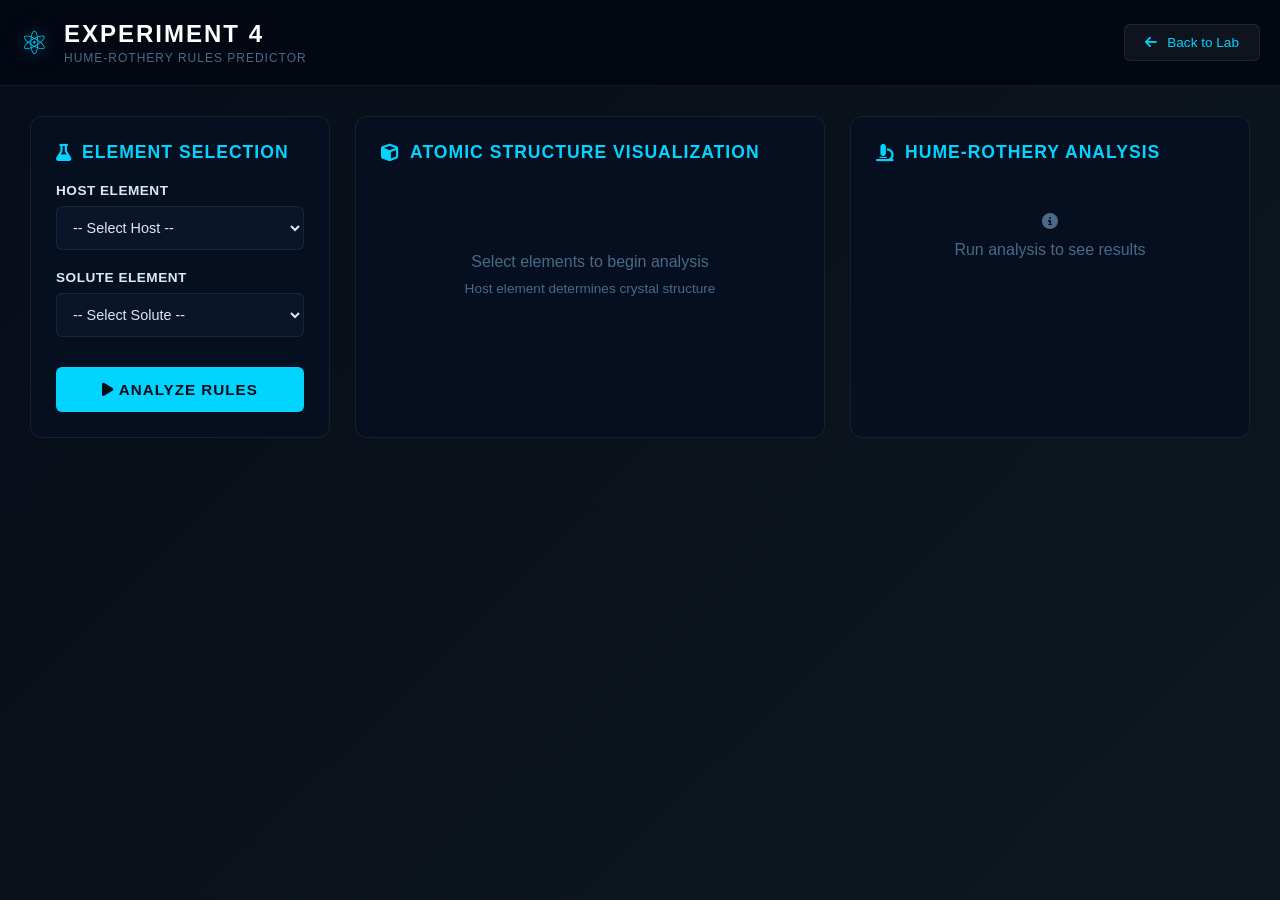
<file: experiments/experiment-4.html>
<!DOCTYPE html>
<html lang="en">
<head>
    <meta charset="UTF-8">
    <meta name="viewport" content="width=device-width, initial-scale=1.0">
    <title>Experiment 4 - Hume-Rothery Rules Predictor | BVRIT MSM Virtual Lab</title>
    <link rel="stylesheet" href="https://cdnjs.cloudflare.com/ajax/libs/font-awesome/6.4.0/css/all.min.css">
    <style>
        * { margin: 0; padding: 0; box-sizing: border-box; }
        
        :root {
            --bg: #060d18;
            --panel: rgba(6,16,32,0.92);
            --border: rgba(255,255,255,0.07);
            --cyan: #00d4ff;
            --gold: #ffc94d;
            --green: #39e87a;
            --red: #ff4d6d;
            --text: #d8eaf8;
            --muted: #4a6a88;
        }
        
        body {
            font-family: 'IBM Plex Sans', -apple-system, sans-serif;
            background: linear-gradient(135deg, var(--bg) 0%, #0f1720 100%);
            color: var(--text);
            min-height: 100vh;
            overflow-x: hidden;
        }
        
        header {
            background: rgba(3,8,18,0.96);
            border-bottom: 1px solid var(--border);
            padding: 20px;
            position: sticky;
            top: 0;
            z-index: 100;
            backdrop-filter: blur(10px);
        }
        
        .header-content {
            max-width: 1400px;
            margin: 0 auto;
            display: flex;
            justify-content: space-between;
            align-items: center;
        }
        
        .title {
            display: flex;
            align-items: center;
            gap: 15px;
        }
        
        .title-icon {
            font-size: 2rem;
            color: var(--cyan);
            text-shadow: 0 0 20px rgba(0,212,255,0.5);
        }
        
        .title-text h1 {
            font-size: 1.5rem;
            font-weight: 700;
            letter-spacing: 2px;
            color: #fff;
            margin: 0;
        }
        
        .title-text p {
            font-size: 0.75rem;
            color: var(--muted);
            letter-spacing: 1px;
            margin: 3px 0 0 0;
        }
        
        .back-btn {
            display: inline-flex;
            align-items: center;
            gap: 10px;
            padding: 10px 20px;
            background: rgba(255,255,255,0.05);
            border: 1px solid var(--border);
            color: var(--cyan);
            text-decoration: none;
            border-radius: 6px;
            font-size: 0.85rem;
            transition: all 0.3s;
            cursor: pointer;
        }
        
        .back-btn:hover {
            background: var(--cyan);
            color: var(--bg);
            border-color: var(--cyan);
        }
        
        .container {
            max-width: 1400px;
            margin: 0 auto;
            padding: 30px;
        }
        
        .main-grid {
            display: grid;
            grid-template-columns: 300px 1fr 400px;
            gap: 25px;
            margin-bottom: 30px;
        }
        
        .panel {
            background: var(--panel);
            border: 1px solid var(--border);
            border-radius: 12px;
            padding: 25px;
            backdrop-filter: blur(10px);
        }
        
        .panel h2 {
            font-size: 1.1rem;
            color: var(--cyan);
            margin-bottom: 20px;
            display: flex;
            align-items: center;
            gap: 10px;
            text-transform: uppercase;
            letter-spacing: 1px;
            font-weight: 700;
        }
        
        .select-group {
            margin-bottom: 20px;
        }
        
        .select-label {
            display: block;
            font-size: 0.85rem;
            color: var(--text);
            margin-bottom: 8px;
            font-weight: 600;
            text-transform: uppercase;
            letter-spacing: 0.5px;
        }
        
        select {
            width: 100%;
            padding: 12px;
            background: rgba(10,25,47,0.8);
            border: 1px solid var(--border);
            color: var(--text);
            border-radius: 6px;
            font-size: 0.9rem;
            cursor: pointer;
            transition: all 0.3s;
        }
        
        select:hover, select:focus {
            border-color: var(--cyan);
            box-shadow: 0 0 12px rgba(0,212,255,0.2);
            outline: none;
        }
        
        .analyze-btn {
            width: 100%;
            padding: 14px;
            background: var(--cyan);
            color: var(--bg);
            border: none;
            border-radius: 6px;
            font-weight: 700;
            font-size: 0.95rem;
            cursor: pointer;
            text-transform: uppercase;
            letter-spacing: 1px;
            transition: all 0.3s;
            margin-top: 10px;
        }
        
        .analyze-btn:hover {
            box-shadow: 0 0 25px rgba(0,212,255,0.4);
            transform: translateY(-2px);
        }
        
        .analyze-btn:active {
            transform: translateY(0);
        }
        
        .visualization {
            display: flex;
            flex-direction: column;
            align-items: center;
            gap: 30px;
            padding: 30px;
        }
        
        .atom-comparison {
            display: flex;
            align-items: flex-end;
            justify-content: center;
            gap: 50px;
            width: 100%;
            margin: 30px 0;
        }
        
        .atom {
            display: flex;
            flex-direction: column;
            align-items: center;
            gap: 15px;
        }
        
        .atom-circle {
            border-radius: 50%;
            border: 3px solid var(--cyan);
            display: flex;
            align-items: center;
            justify-content: center;
            font-weight: 700;
            color: var(--cyan);
            font-size: 1.2rem;
        }
        
        .atom-label {
            font-size: 0.9rem;
            color: var(--text);
            font-weight: 600;
        }
        
        .atom-radius {
            font-size: 0.8rem;
            color: var(--muted);
            margin-top: 5px;
        }
        
        .unit-cell {
            border: 2px solid var(--gold);
            border-radius: 8px;
            padding: 30px;
            background: rgba(255,201,77,0.05);
            width: 300px;
            height: 300px;
            display: flex;
            align-items: center;
            justify-content: center;
            position: relative;
            margin: 20px 0;
        }
        
        .unit-cell-host {
            position: absolute;
            width: 30px;
            height: 30px;
            border-radius: 50%;
            background: var(--cyan);
            opacity: 0.8;
        }
        
        .unit-cell-solute {
            position: absolute;
            border-radius: 50%;
            background: var(--gold);
            opacity: 0.8;
        }
        
        .rules-section {
            background: rgba(10,25,47,0.6);
            border-radius: 8px;
            padding: 20px;
            margin-bottom: 20px;
        }
        
        .rule {
            margin-bottom: 15px;
            padding-bottom: 15px;
            border-bottom: 1px solid var(--border);
        }
        
        .rule:last-child {
            border-bottom: none;
            margin-bottom: 0;
            padding-bottom: 0;
        }
        
        .rule-title {
            font-weight: 700;
            color: var(--gold);
            margin-bottom: 8px;
            font-size: 0.9rem;
        }
        
        .rule-value {
            font-size: 1.1rem;
            font-family: 'Courier New', monospace;
            color: var(--text);
            margin-bottom: 5px;
        }
        
        .rule-status {
            display: inline-block;
            padding: 4px 10px;
            border-radius: 4px;
            font-size: 0.75rem;
            font-weight: 700;
            margin-top: 5px;
        }
        
        .status-pass {
            background: rgba(57,232,122,0.2);
            color: var(--green);
            border: 1px solid var(--green);
        }
        
        .status-fail {
            background: rgba(255,77,109,0.2);
            color: var(--red);
            border: 1px solid var(--red);
        }
        
        .status-warning {
            background: rgba(255,201,77,0.2);
            color: var(--gold);
            border: 1px solid var(--gold);
        }
        
        .result-box {
            background: rgba(0,212,255,0.1);
            border: 2px solid var(--cyan);
            border-radius: 10px;
            padding: 20px;
            margin-top: 20px;
        }
        
        .result-title {
            font-size: 1.2rem;
            font-weight: 700;
            color: var(--cyan);
            margin-bottom: 15px;
        }
        
        .result-item {
            display: flex;
            justify-content: space-between;
            align-items: center;
            padding: 12px 0;
            border-bottom: 1px solid var(--border);
        }
        
        .result-item:last-child {
            border-bottom: none;
        }
        
        .result-label {
            color: var(--muted);
            font-size: 0.9rem;
        }
        
        .result-value {
            color: var(--cyan);
            font-weight: 700;
            font-size: 1rem;
        }
        
        .solution-type {
            background: rgba(57,232,122,0.1);
            border: 2px solid var(--green);
            border-radius: 8px;
            padding: 15px;
            margin-top: 15px;
            text-align: center;
        }
        
        .solution-type-label {
            font-size: 0.8rem;
            color: var(--muted);
            margin-bottom: 8px;
        }
        
        .solution-type-value {
            font-size: 1.3rem;
            font-weight: 700;
            color: var(--green);
            letter-spacing: 1px;
        }
        
        .examples {
            background: rgba(185,122,255,0.05);
            border: 1px solid rgba(185,122,255,0.3);
            border-radius: 8px;
            padding: 15px;
            margin-top: 20px;
        }
        
        .examples-title {
            font-size: 0.85rem;
            color: #b97aff;
            font-weight: 700;
            margin-bottom: 10px;
            text-transform: uppercase;
        }
        
        .example-item {
            font-size: 0.8rem;
            color: var(--muted);
            padding: 5px 0;
        }
        
        @media (max-width: 1200px) {
            .main-grid {
                grid-template-columns: 1fr;
            }
        }
        
        @media (max-width: 768px) {
            .container {
                padding: 15px;
            }
            
            .main-grid {
                grid-template-columns: 1fr;
                gap: 15px;
            }
            
            .panel {
                padding: 15px;
            }
        }
    </style>
</head>
<body>
    <header>
        <div class="header-content">
            <div class="title">
                <div class="title-icon">⚛</div>
                <div class="title-text">
                    <h1>EXPERIMENT 4</h1>
                    <p>HUME-ROTHERY RULES PREDICTOR</p>
                </div>
            </div>
            <a href="../index.html" class="back-btn">
                <i class="fas fa-arrow-left"></i> Back to Lab
            </a>
        </div>
    </header>
    
    <div class="container">
        <div class="main-grid">
            <!-- LEFT PANEL: ELEMENT SELECTION -->
            <div class="panel">
                <h2><i class="fas fa-flask"></i> Element Selection</h2>
                
                <div class="select-group">
                    <label class="select-label">Host Element</label>
                    <select id="hostElement" onchange="updateVisualization()">
                        <option value="">-- Select Host --</option>
                        <option value="Fe">Iron (Fe) - BCC</option>
                        <option value="Cu">Copper (Cu) - FCC</option>
                        <option value="Ni">Nickel (Ni) - FCC</option>
                        <option value="Al">Aluminum (Al) - FCC</option>
                        <option value="Mg">Magnesium (Mg) - HCP</option>
                        <option value="Cr">Chromium (Cr) - BCC</option>
                        <option value="Mo">Molybdenum (Mo) - BCC</option>
                        <option value="W">Tungsten (W) - BCC</option>
                        <option value="Ag">Silver (Ag) - FCC</option>
                        <option value="Au">Gold (Au) - FCC</option>
                    </select>
                </div>
                
                <div class="select-group">
                    <label class="select-label">Solute Element</label>
                    <select id="soluteElement" onchange="updateVisualization()">
                        <option value="">-- Select Solute --</option>
                    </select>
                </div>
                
                <button class="analyze-btn" onclick="analyzeHumeRothery()">
                    <i class="fas fa-play"></i> Analyze Rules
                </button>
            </div>
            
            <!-- MIDDLE PANEL: VISUALIZATION -->
            <div class="panel">
                <h2><i class="fas fa-cube"></i> Atomic Structure Visualization</h2>
                
                <div class="visualization" id="visualization">
                    <div style="text-align: center; color: var(--muted); padding: 40px;">
                        <p>Select elements to begin analysis</p>
                        <p style="font-size: 0.85rem; margin-top: 10px;">Host element determines crystal structure</p>
                    </div>
                </div>
            </div>
            
            <!-- RIGHT PANEL: ANALYSIS RESULTS -->
            <div class="panel">
                <h2><i class="fas fa-microscope"></i> Hume-Rothery Analysis</h2>
                
                <div id="analysisResults" style="display: none;">
                    <div class="rules-section" id="rulesDisplay"></div>
                    
                    <div class="result-box" id="predictionBox" style="display: none;">
                        <div class="result-title">Solubility Prediction</div>
                        <div id="predictionText"></div>
                    </div>
                    
                    <div class="examples" id="examplesBox" style="display: none;">
                        <div class="examples-title">Real-World Alloys</div>
                        <div id="examplesText"></div>
                    </div>
                </div>
                
                <div id="noAnalysisMessage" style="text-align: center; color: var(--muted); padding: 30px;">
                    <p><i class="fas fa-info-circle"></i></p>
                    <p style="margin-top: 10px;">Run analysis to see results</p>
                </div>
            </div>
        </div>
    </div>
    
    <script>
        // Element database with properties
        const elements = {
            Fe: {
                name: 'Iron',
                atomicRadius: 1.24,
                crystal: 'BCC',
                valence: 2,
                electronegativity: 1.83
            },
            Cu: {
                name: 'Copper',
                atomicRadius: 1.28,
                crystal: 'FCC',
                valence: 1,
                electronegativity: 1.90
            },
            Ni: {
                name: 'Nickel',
                atomicRadius: 1.25,
                crystal: 'FCC',
                valence: 2,
                electronegativity: 1.91
            },
            Al: {
                name: 'Aluminum',
                atomicRadius: 1.43,
                crystal: 'FCC',
                valence: 3,
                electronegativity: 1.61
            },
            Mg: {
                name: 'Magnesium',
                atomicRadius: 1.60,
                crystal: 'HCP',
                valence: 2,
                electronegativity: 1.31
            },
            Cr: {
                name: 'Chromium',
                atomicRadius: 1.29,
                crystal: 'BCC',
                valence: 2,
                electronegativity: 1.66
            },
            Mo: {
                name: 'Molybdenum',
                atomicRadius: 1.39,
                crystal: 'BCC',
                valence: 2,
                electronegativity: 2.16
            },
            W: {
                name: 'Tungsten',
                atomicRadius: 1.39,
                crystal: 'BCC',
                valence: 2,
                electronegativity: 2.36
            },
            Ag: {
                name: 'Silver',
                atomicRadius: 1.44,
                crystal: 'FCC',
                valence: 1,
                electronegativity: 1.93
            },
            Au: {
                name: 'Gold',
                atomicRadius: 1.44,
                crystal: 'FCC',
                valence: 3,
                electronegativity: 2.54
            },
            C: {
                name: 'Carbon',
                atomicRadius: 0.77,
                crystal: 'N/A',
                valence: 4,
                electronegativity: 2.55
            },
            Mn: {
                name: 'Manganese',
                atomicRadius: 1.30,
                crystal: 'BCC',
                valence: 2,
                electronegativity: 1.55
            }
        };
        
        // Solute options based on host element
        const soluteOptions = {
            Fe: ['Cu', 'Ni', 'Cr', 'Mn', 'Mo', 'C'],
            Cu: ['Ni', 'Ag', 'Au', 'Al', 'Zn'],
            Ni: ['Cu', 'Fe', 'Cr', 'Ag'],
            Al: ['Cu', 'Si', 'Mg', 'Zn'],
            Mg: ['Al', 'Zn', 'Cu'],
            Cr: ['Fe', 'Mo', 'W'],
            Mo: ['Fe', 'Cr', 'W'],
            W: ['Fe', 'Mo', 'Cr'],
            Ag: ['Cu', 'Au', 'Al'],
            Au: ['Cu', 'Ag', 'Al']
        };
        
        // Real-world alloys
        const alloyExamples = {
            'Fe-Cu': 'Copper steel alloys',
            'Fe-Ni': 'Stainless steel, Invar',
            'Fe-Cr': 'Stainless steel',
            'Fe-Mn': 'Manganese steel',
            'Fe-Mo': 'Tool steel',
            'Cu-Ni': 'Cupronickel (coins, condenser tubes)',
            'Cu-Ag': 'Sterling silver',
            'Cu-Au': 'Gold alloys',
            'Al-Cu': 'Duralumin (aircraft)',
            'Al-Mg': 'Magnesium-aluminum alloys',
            'Ni-Fe': 'Permalloy',
            'Ag-Au': 'White gold, jewelry'
        };
        
        // Update solute options when host changes
        document.getElementById('hostElement').addEventListener('change', function() {
            const host = this.value;
            const soluteSelect = document.getElementById('soluteElement');
            soluteSelect.innerHTML = '<option value="">-- Select Solute --</option>';
            
            if (host && soluteOptions[host]) {
                soluteOptions[host].forEach(solute => {
                    if (elements[solute]) {
                        const option = document.createElement('option');
                        option.value = solute;
                        option.textContent = `${elements[solute].name} (${solute})`;
                        soluteSelect.appendChild(option);
                    }
                });
            }
        });
        
        function updateVisualization() {
            const host = document.getElementById('hostElement').value;
            if (!host) return;
            
            const hostData = elements[host];
            const vizDiv = document.getElementById('visualization');
            
            let html = `
                <div style="text-align: center; margin-bottom: 20px;">
                    <div style="font-size: 0.9rem; color: var(--muted); margin-bottom: 10px;">
                        Crystal Structure: ${hostData.crystal}
                    </div>
                </div>
                
                <div style="font-size: 2rem; color: var(--cyan); margin: 20px 0; font-weight: 700;">
                    ${host}
                </div>
                
                <div style="font-size: 0.85rem; color: var(--muted); text-align: center; line-height: 1.8;">
                    <div>Atomic Radius: ${hostData.atomicRadius} Å</div>
                    <div>Electronegativity: ${hostData.electronegativity}</div>
                    <div>Valence Electrons: ${hostData.valence}</div>
                </div>
            `;
            
            vizDiv.innerHTML = html;
        }
        
        function analyzeHumeRothery() {
            const host = document.getElementById('hostElement').value;
            const solute = document.getElementById('soluteElement').value;
            
            if (!host || !solute) {
                alert('Please select both host and solute elements');
                return;
            }
            
            const hostData = elements[host];
            const soluteData = elements[solute];
            
            // Calculate Hume-Rothery Rules
            const atomSizeDiff = Math.abs((soluteData.atomicRadius - hostData.atomicRadius) / hostData.atomicRadius) * 100;
            const structureMatch = hostData.crystal === soluteData.crystal;
            const electronegativityDiff = Math.abs(soluteData.electronegativity - hostData.electronegativity);
            const valenceDiff = Math.abs(soluteData.valence - hostData.valence);
            
            // Determine solubility
            let solubility = 'HIGH';
            let solubilityPercent = 100;
            
            if (atomSizeDiff > 15) {
                solubility = 'LIMITED';
                solubilityPercent = 50;
            }
            if (!structureMatch) {
                solubility = 'LIMITED';
                solubilityPercent = Math.max(solubilityPercent * 0.7, 30);
            }
            if (electronegativityDiff > 1.0) {
                solubility = 'LIMITED';
                solubilityPercent = Math.max(solubilityPercent * 0.6, 20);
            }
            
            // Determine solution type
            // Interstitial: solute radius must be < 1 Å (0.59 Å to be safe)
            // AND size difference > 15%
            let solutionType = 'SUBSTITUTIONAL';
            
            // Check for interstitial conditions
            if (soluteData.atomicRadius < 1.0 && atomSizeDiff > 15) {
                solutionType = 'INTERSTITIAL (small solute atom)';
            } else if (atomSizeDiff < 15) {
                solutionType = 'SUBSTITUTIONAL (similar size)';
            }
            
            // Special cases
            if (solute === 'C' && host === 'Fe') solutionType = 'INTERSTITIAL (Carbon in Iron)';
            
            // Build results HTML
            let rulesHtml = `
                <div class="rule">
                    <div class="rule-title">Rule 1: Atomic Size Difference</div>
                    <div class="rule-value">${atomSizeDiff.toFixed(1)}%</div>
                    <span class="rule-status ${atomSizeDiff < 15 ? 'status-pass' : 'status-warning'}">
                        ${atomSizeDiff < 15 ? '✓ FAVORABLE (< 15%)' : '⚠ UNFAVORABLE (> 15%)'}
                    </span>
                    <div style="font-size: 0.75rem; color: var(--muted); margin-top: 5px;">
                        Small differences favor substitution; large differences may favor interstitial
                    </div>
                </div>
                
                <div class="rule">
                    <div class="rule-title">Rule 1B: Interstitial Atom Radius</div>
                    <div class="rule-value">${soluteData.atomicRadius.toFixed(2)} Å</div>
                    <span class="rule-status ${soluteData.atomicRadius < 1.0 ? 'status-pass' : 'status-fail'}">
                        ${soluteData.atomicRadius < 1.0 ? '✓ SMALL (< 1.0 Å)' : '✗ TOO LARGE (≥ 1.0 Å)'}
                    </span>
                    <div style="font-size: 0.75rem; color: var(--muted); margin-top: 5px;">
                        Interstitial solutes MUST be very small atoms (C, N, H). Must be < 1 Å radius!
                    </div>
                </div>
                
                <div class="rule">
                    <div class="rule-title">Rule 2: Crystal Structure Match</div>
                    <div class="rule-value">${structureMatch ? '✓ MATCH' : '✗ MISMATCH'}</div>
                    <span class="rule-status ${structureMatch ? 'status-pass' : 'status-fail'}">
                        ${structureMatch ? '✓ FAVORABLE' : '✗ UNFAVORABLE'}
                    </span>
                </div>
                
                <div class="rule">
                    <div class="rule-title">Rule 3: Electronegativity Difference</div>
                    <div class="rule-value">${electronegativityDiff.toFixed(2)} eV</div>
                    <span class="rule-status ${electronegativityDiff < 0.5 ? 'status-pass' : electronegativityDiff < 1.0 ? 'status-warning' : 'status-fail'}">
                        ${electronegativityDiff < 0.5 ? '✓ FAVORABLE' : electronegativityDiff < 1.0 ? '⚠ MODERATE' : '✗ UNFAVORABLE (> 1.0)'}
                    </span>
                </div>
                
                <div class="rule">
                    <div class="rule-title">Rule 4: Valence Electron Compatibility</div>
                    <div class="rule-value">Diff: ${valenceDiff}</div>
                    <span class="rule-status ${valenceDiff === 0 ? 'status-pass' : 'status-warning'}">
                        ${valenceDiff === 0 ? '✓ SAME VALENCE' : '⚠ DIFFERENT VALENCE'}
                    </span>
                </div>
                
                <div class="rule">
                    <div class="rule-title">Interstitial Alloy Rule: Solute Radius < 1.0 Å</div>
                    <div class="rule-value">${soluteData.atomicRadius.toFixed(2)} Å</div>
                    <span class="rule-status ${soluteData.atomicRadius < 1.0 ? 'status-pass' : 'status-fail'}">
                        ${soluteData.atomicRadius < 1.0 ? '✓ CAN BE INTERSTITIAL' : '✗ MUST BE SUBSTITUTIONAL'}
                    </span>
                    <div style="font-size: 0.75rem; color: var(--muted); margin-top: 5px;">
                        <strong>Interstitial Criterion:</strong> Only atoms with radius < 1.0 Å can form interstitial solid solutions. 
                        Examples: C (0.77Å), N (0.71Å), H (0.53Å). Larger atoms are substitutional.
                    </div>
                </div>
            `;
            
            // Determine if interstitial is possible (radius < 1.0 Å)
            const isInterstitialPossible = soluteData.atomicRadius < 1.0;
            const interstitialStatus = isInterstitialPossible 
                ? '✓ POSSIBLE (radius < 1.0 Å)' 
                : '✗ NOT POSSIBLE (radius ≥ 1.0 Å)';
            const interstitialStatusClass = isInterstitialPossible ? 'status-pass' : 'status-fail';
            
            let predictionHtml = `
                <div class="result-item">
                    <span class="result-label">Solubility Level:</span>
                    <span class="result-value">${solubility}</span>
                </div>
                <div class="result-item">
                    <span class="result-label">Estimated Max Solubility:</span>
                    <span class="result-value">${solubilityPercent.toFixed(0)}%</span>
                </div>
                <div class="solution-type">
                    <div class="solution-type-label">Solution Type:</div>
                    <div class="solution-type-value">${solutionType}</div>
                </div>
                <div style="background: rgba(0,212,255,0.1); border: 1px solid rgba(0,212,255,0.5); border-radius: 6px; padding: 12px; margin-top: 15px;">
                    <div style="font-size: 0.8rem; color: var(--muted); margin-bottom: 8px; text-transform: uppercase; letter-spacing: 0.5px; font-weight: 700;">Interstitial Alloy Rule Analysis</div>
                    <div class="result-item" style="border: none; padding: 0; margin-bottom: 8px;">
                        <span class="result-label">Solute Radius:</span>
                        <span class="result-value">${soluteData.atomicRadius.toFixed(2)} Å</span>
                    </div>
                    <span class="rule-status ${interstitialStatusClass}">
                        ${interstitialStatus}
                    </span>
                    <div style="font-size: 0.75rem; color: var(--muted); margin-top: 8px; line-height: 1.4;">
                        <strong>Rule:</strong> Interstitial solid solutions ONLY form when solute radius < 1.0 Å (1 Angstrom). 
                        Common interstitials: C, N, H in metals. Substitutional atoms are typically ≥ 1.0 Å.
                    </div>
                </div>
            `;
            
            let examplesHtml = '';
            const alloyKey = `${host}-${solute}`;
            const reverseAlloyKey = `${solute}-${host}`;
            
            if (alloyExamples[alloyKey]) {
                examplesHtml = `<div class="example-item">• ${alloyExamples[alloyKey]}</div>`;
            }
            if (alloyExamples[reverseAlloyKey]) {
                examplesHtml += `<div class="example-item">• ${alloyExamples[reverseAlloyKey]}</div>`;
            }
            
            document.getElementById('rulesDisplay').innerHTML = rulesHtml;
            document.getElementById('predictionText').innerHTML = predictionHtml;
            document.getElementById('predictionBox').style.display = 'block';
            
            if (examplesHtml) {
                document.getElementById('examplesText').innerHTML = examplesHtml;
                document.getElementById('examplesBox').style.display = 'block';
            } else {
                document.getElementById('examplesBox').style.display = 'none';
            }
            
            document.getElementById('analysisResults').style.display = 'block';
            document.getElementById('noAnalysisMessage').style.display = 'none';
            
            // Update visualization
            updateVisualization();
        }
    </script>
</body>
</html>
</file>
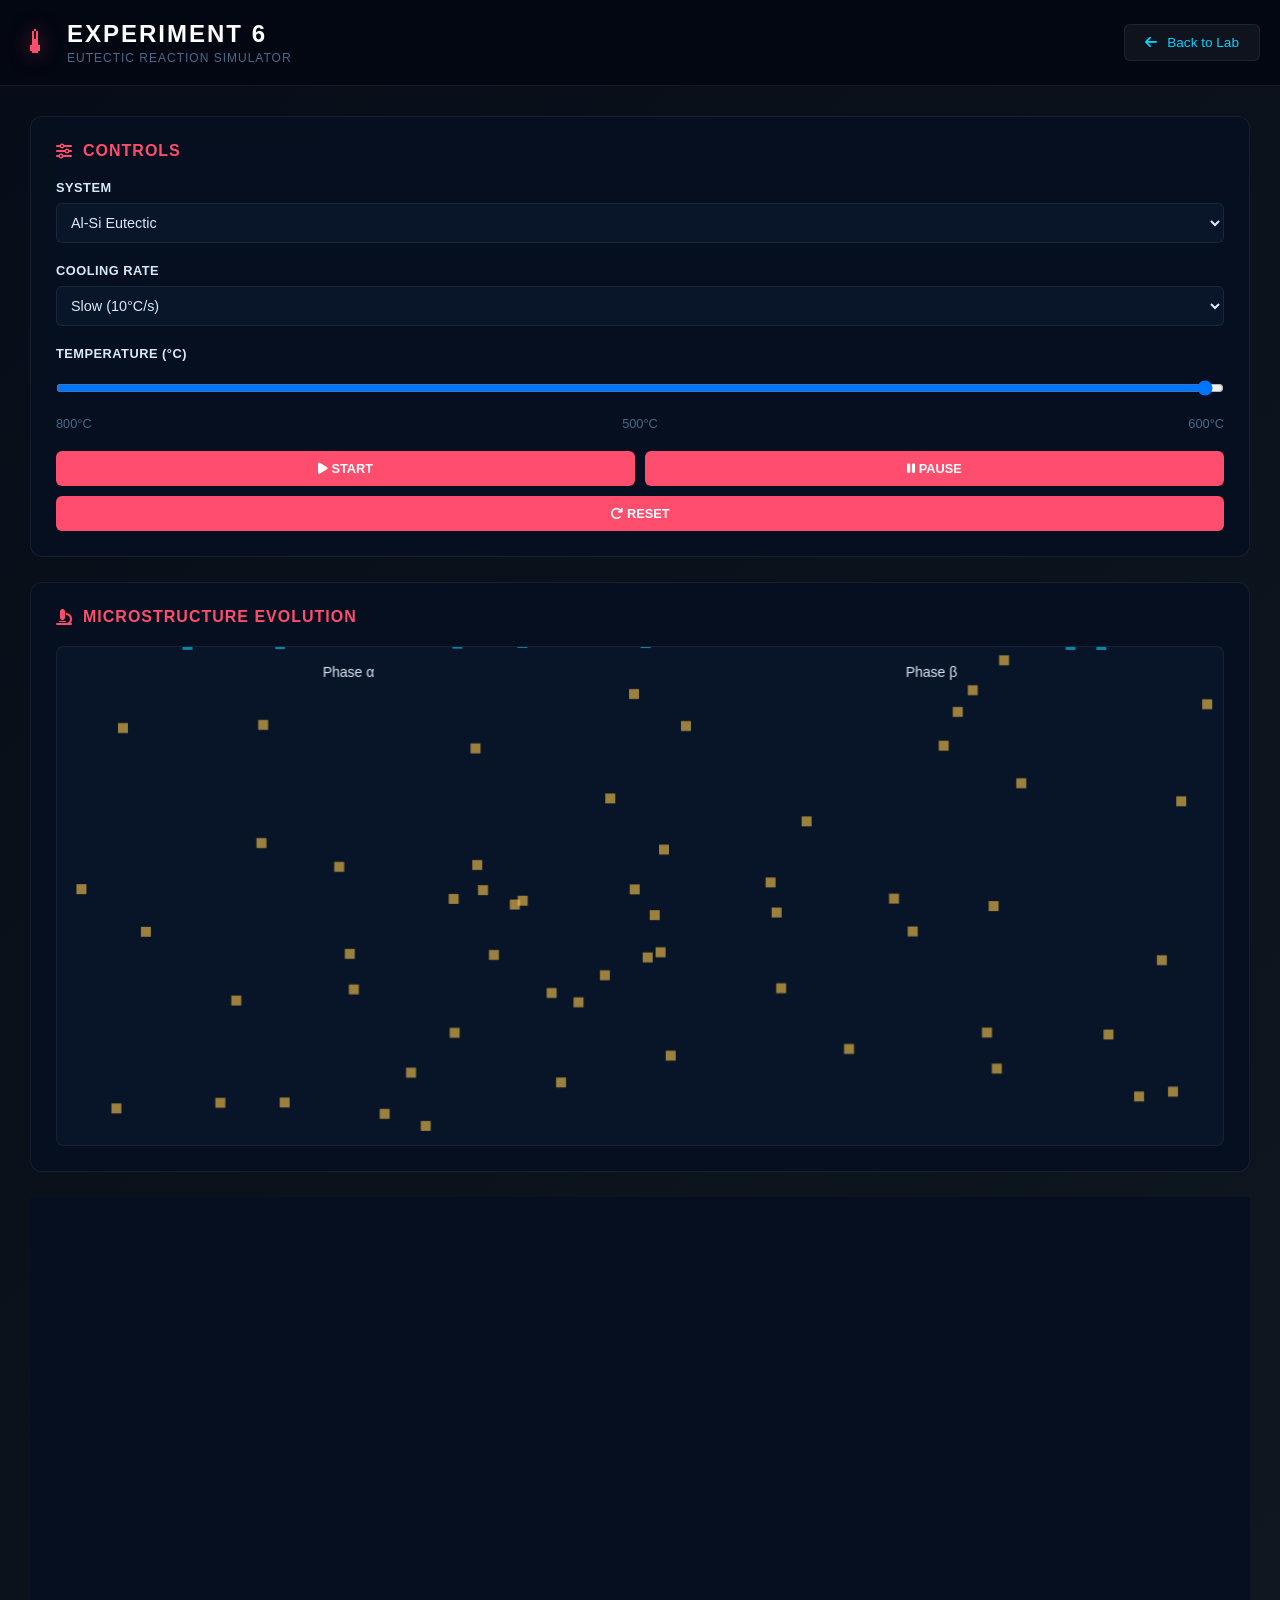
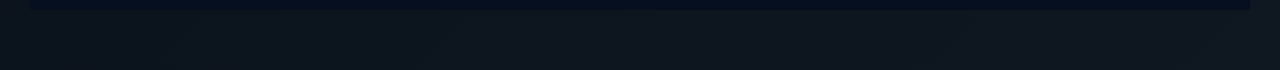
<file: experiments/experiment-6.html>
<!DOCTYPE html>
<html lang="en">
<head>
    <meta charset="UTF-8">
    <meta name="viewport" content="width=device-width, initial-scale=1.0">
    <title>Experiment 6 - Eutectic Reaction Simulator | BVRIT MSM Virtual Lab</title>
    <link rel="stylesheet" href="https://cdnjs.cloudflare.com/ajax/libs/font-awesome/6.4.0/css/all.min.css">
    <style>
        * { margin: 0; padding: 0; box-sizing: border-box; }
        
        :root {
            --bg: #060d18;
            --panel: rgba(6,16,32,0.92);
            --border: rgba(255,255,255,0.07);
            --cyan: #00d4ff;
            --gold: #ffc94d;
            --green: #39e87a;
            --red: #ff4d6d;
            --text: #d8eaf8;
            --muted: #4a6a88;
        }
        
        body {
            font-family: 'IBM Plex Sans', -apple-system, sans-serif;
            background: linear-gradient(135deg, var(--bg) 0%, #0f1720 100%);
            color: var(--text);
            min-height: 100vh;
        }
        
        header {
            background: rgba(3,8,18,0.96);
            border-bottom: 1px solid var(--border);
            padding: 20px;
            position: sticky;
            top: 0;
            z-index: 100;
            backdrop-filter: blur(10px);
        }
        
        .header-content {
            max-width: 1600px;
            margin: 0 auto;
            display: flex;
            justify-content: space-between;
            align-items: center;
        }
        
        .title {
            display: flex;
            align-items: center;
            gap: 15px;
        }
        
        .title-icon {
            font-size: 2rem;
            color: var(--red);
            text-shadow: 0 0 20px rgba(255,77,109,0.5);
        }
        
        .title-text h1 {
            font-size: 1.5rem;
            font-weight: 700;
            letter-spacing: 2px;
            color: #fff;
        }
        
        .title-text p {
            font-size: 0.75rem;
            color: var(--muted);
            letter-spacing: 1px;
            margin-top: 3px;
        }
        
        .back-btn {
            display: inline-flex;
            align-items: center;
            gap: 10px;
            padding: 10px 20px;
            background: rgba(255,255,255,0.05);
            border: 1px solid var(--border);
            color: var(--cyan);
            text-decoration: none;
            border-radius: 6px;
            font-size: 0.85rem;
            transition: all 0.3s;
            cursor: pointer;
        }
        
        .back-btn:hover {
            background: var(--cyan);
            color: var(--bg);
        }
        
        .container {
            max-width: 1600px;
            margin: 0 auto;
            padding: 30px;
        }
        
        .main-grid {
            display: grid;
            grid-template-columns: 280px 1fr 320px;
            gap: 25px;
            margin-bottom: 30px;
        }
        
        .panel {
            background: var(--panel);
            border: 1px solid var(--border);
            border-radius: 12px;
            padding: 25px;
            backdrop-filter: blur(10px);
        }
        
        .panel h2 {
            font-size: 1rem;
            color: var(--red);
            margin-bottom: 20px;
            display: flex;
            align-items: center;
            gap: 10px;
            text-transform: uppercase;
            letter-spacing: 1px;
            font-weight: 700;
        }
        
        .control-group {
            margin-bottom: 20px;
        }
        
        .control-label {
            display: block;
            font-size: 0.8rem;
            color: var(--text);
            margin-bottom: 8px;
            font-weight: 600;
            text-transform: uppercase;
            letter-spacing: 0.5px;
        }
        
        select, input[type="range"] {
            width: 100%;
            padding: 10px;
            background: rgba(10,25,47,0.8);
            border: 1px solid var(--border);
            color: var(--text);
            border-radius: 6px;
            font-size: 0.9rem;
            transition: all 0.3s;
        }
        
        select:focus, input[type="range"]:focus {
            border-color: var(--red);
            outline: none;
        }
        
        .slider-value {
            display: flex;
            justify-content: space-between;
            margin-top: 5px;
            font-size: 0.8rem;
            color: var(--muted);
        }
        
        .button-group {
            display: flex;
            gap: 10px;
            margin-top: 15px;
        }
        
        button {
            flex: 1;
            padding: 10px;
            background: var(--red);
            color: white;
            border: none;
            border-radius: 6px;
            font-weight: 700;
            font-size: 0.8rem;
            cursor: pointer;
            text-transform: uppercase;
            transition: all 0.3s;
        }
        
        button:hover {
            box-shadow: 0 0 15px rgba(255,77,109,0.4);
            transform: translateY(-2px);
        }
        
        button:disabled {
            opacity: 0.5;
            cursor: not-allowed;
        }
        
        #simulationCanvas {
            width: 100%;
            height: 500px;
            background: rgba(10,25,47,0.4);
            border-radius: 8px;
            border: 1px solid var(--border);
            display: block;
        }
        
        .info-box {
            background: rgba(255,77,109,0.1);
            border: 1px solid var(--red);
            border-radius: 8px;
            padding: 15px;
            margin-bottom: 20px;
            font-size: 0.85rem;
            line-height: 1.6;
        }
        
        .info-row {
            display: flex;
            justify-content: space-between;
            padding: 8px 0;
            border-bottom: 1px solid var(--border);
        }
        
        .info-row:last-child {
            border-bottom: none;
        }
        
        .info-label {
            color: var(--muted);
        }
        
        .info-value {
            color: var(--red);
            font-weight: 700;
            font-family: 'Courier New', monospace;
        }
        
        .progress-bar {
            width: 100%;
            height: 8px;
            background: rgba(0,0,0,0.3);
            border-radius: 4px;
            overflow: hidden;
            margin-top: 10px;
        }
        
        .progress-fill {
            height: 100%;
            background: linear-gradient(90deg, var(--red), var(--gold));
            width: 0%;
            transition: width 0.3s;
        }
        
        @media (max-width: 1400px) {
            .main-grid {
                grid-template-columns: 1fr;
            }
        }
    </style>
</head>
<body>
    <header>
        <div class="header-content">
            <div class="title">
                <div class="title-icon">🌡</div>
                <div class="title-text">
                    <h1>EXPERIMENT 6</h1>
                    <p>EUTECTIC REACTION SIMULATOR</p>
                </div>
            </div>
            <a href="../index.html" class="back-btn">
                <i class="fas fa-arrow-left"></i> Back to Lab
            </a>
        </div>
    </header>
    
    <div class="container">
        <div class="main-grid">
            <!-- LEFT PANEL: CONTROLS -->
            <div class="panel">
                <h2><i class="fas fa-sliders-h"></i> Controls</h2>
                
                <div class="control-group">
                    <label class="control-label">System</label>
                    <select id="systemSelect" onchange="changeSystem()">
                        <option value="Al-Si">Al-Si Eutectic</option>
                        <option value="Pb-Sn">Pb-Sn Solder</option>
                        <option value="Fe-C">Fe-C Pearlite</option>
                        <option value="Cu-Ni">Cu-Ni Eutectic</option>
                    </select>
                </div>
                
                <div class="control-group">
                    <label class="control-label">Cooling Rate</label>
                    <select id="coolingRate">
                        <option value="very-slow">Very Slow (1°C/s)</option>
                        <option value="slow" selected>Slow (10°C/s)</option>
                        <option value="fast">Fast (100°C/s)</option>
                        <option value="very-fast">Very Fast (500°C/s)</option>
                    </select>
                </div>
                
                <div class="control-group">
                    <label class="control-label">Temperature (°C)</label>
                    <input type="range" id="tempSlider" min="0" max="100" value="100" onchange="updateSimulation()">
                    <div class="slider-value">
                        <span id="tempMin">800°C</span>
                        <span id="tempDisplay">1000°C</span>
                        <span id="tempMax">600°C</span>
                    </div>
                </div>
                
                <div class="button-group">
                    <button onclick="startSimulation()"><i class="fas fa-play"></i> Start</button>
                    <button onclick="pauseSimulation()" id="pauseBtn"><i class="fas fa-pause"></i> Pause</button>
                </div>
                
                <button onclick="resetSimulation()" style="width: 100%; margin-top: 10px;">
                    <i class="fas fa-redo"></i> Reset
                </button>
            </div>
            
            <!-- MIDDLE PANEL: SIMULATION -->
            <div class="panel">
                <h2><i class="fas fa-microscope"></i> Microstructure Evolution</h2>
                <canvas id="simulationCanvas"></canvas>
            </div>
            
            <!-- RIGHT PANEL: DATA -->
            <div class="panel">
                <h2><i class="fas fa-chart-bar"></i> Reaction Data</h2>
                
                <div class="info-box">
                    <div class="info-row">
                        <span class="info-label">Time Elapsed:</span>
                        <span class="info-value" id="timeDisplay">0.0s</span>
                    </div>
                    <div class="info-row">
                        <span class="info-label">Current Temp:</span>
                        <span class="info-value" id="currentTemp">1000°C</span>
                    </div>
                    <div class="info-row">
                        <span class="info-label">Phase α (%):</span>
                        <span class="info-value" id="phaseA">0%</span>
                    </div>
                    <div class="info-row">
                        <span class="info-label">Phase β (%):</span>
                        <span class="info-value" id="phaseB">0%</span>
                    </div>
                </div>
                
                <div style="margin-bottom: 20px;">
                    <div style="font-size: 0.8rem; color: var(--muted); margin-bottom: 8px;">Reaction Progress</div>
                    <div class="progress-bar">
                        <div class="progress-fill" id="progressBar"></div>
                    </div>
                </div>
                
                <div style="background: rgba(255,77,109,0.1); border: 1px solid var(--red); border-radius: 6px; padding: 12px; font-size: 0.8rem;">
                    <p><strong>L → α + β</strong></p>
                    <p style="margin-top: 8px; color: var(--muted);">Liquid transforms to solid phases during cooling. Faster cooling creates finer microstructure.</p>
                </div>
            </div>
        </div>
    </div>
    
    <script>
        const systems = {
            'Al-Si': {
                name: 'Aluminum-Silicon',
                eutecticTemp: 577,
                eutecticComp: 12.6,
                maxTemp: 1200,
                minTemp: 500
            },
            'Pb-Sn': {
                name: 'Lead-Tin',
                eutecticTemp: 183,
                eutecticComp: 61.9,
                maxTemp: 350,
                minTemp: 100
            },
            'Fe-C': {
                name: 'Iron-Carbon',
                eutecticTemp: 727,
                eutecticComp: 0.8,
                maxTemp: 1200,
                minTemp: 400
            },
            'Cu-Ni': {
                name: 'Copper-Nickel',
                eutecticTemp: 1100,
                eutecticComp: 50,
                maxTemp: 1400,
                minTemp: 800
            }
        };
        
        let canvas, ctx;
        let isRunning = false;
        let currentSystem = 'Al-Si';
        let particles = [];
        let time = 0;
        let currentTemp = 1200;
        
        function initCanvas() {
            canvas = document.getElementById('simulationCanvas');
            ctx = canvas.getContext('2d');
            canvas.width = canvas.offsetWidth;
            canvas.height = canvas.offsetHeight;
            resetSimulation();
        }
        
        function drawMicrostructure() {
            ctx.fillStyle = 'rgba(10,25,47,0.4)';
            ctx.fillRect(0, 0, canvas.width, canvas.height);
            
            if (currentTemp > systems[currentSystem].eutecticTemp) {
                // Liquid phase
                drawLiquidPhase();
            } else {
                // Solid phases
                drawSolidPhases();
            }
        }
        
        function drawLiquidPhase() {
            ctx.fillStyle = 'rgba(0,212,255,0.3)';
            ctx.fillRect(0, 0, canvas.width, canvas.height);
            
            ctx.fillStyle = '#00d4ff';
            ctx.font = 'bold 20px sans-serif';
            ctx.textAlign = 'center';
            ctx.fillText('LIQUID PHASE (L)', canvas.width / 2, canvas.height / 2);
        }
        
        function drawSolidPhases() {
            // Draw nucleation sites and growing crystals
            const progress = 1 - (currentTemp - systems[currentSystem].eutecticTemp) / (systems[currentSystem].maxTemp - systems[currentSystem].eutecticTemp);
            
            if (progress > 0) {
                // Phase α (light blue)
                ctx.fillStyle = 'rgba(0,212,255,0.6)';
                for (let i = 0; i < canvas.width * progress / 20; i++) {
                    const x = Math.random() * canvas.width;
                    const y = Math.random() * canvas.height * (1 - progress);
                    ctx.fillRect(x - 5, y - 5, 10, 10);
                }
                
                // Phase β (gold)
                ctx.fillStyle = 'rgba(255,201,77,0.6)';
                for (let i = 0; i < canvas.width * progress / 20; i++) {
                    const x = Math.random() * canvas.width;
                    const y = canvas.height * (1 - progress) + Math.random() * canvas.height * progress;
                    ctx.fillRect(x - 5, y - 5, 10, 10);
                }
            }
            
            // Labels
            ctx.fillStyle = '#d8eaf8';
            ctx.font = '14px sans-serif';
            ctx.textAlign = 'center';
            ctx.fillText('Phase α', canvas.width / 4, 30);
            ctx.fillText('Phase β', (3 * canvas.width) / 4, 30);
        }
        
        function updateSimulation() {
            const tempSlider = document.getElementById('tempSlider');
            const system = systems[currentSystem];
            const tempPercent = parseFloat(tempSlider.value) / 100;
            currentTemp = system.maxTemp - (tempPercent * (system.maxTemp - system.minTemp));
            
            document.getElementById('tempDisplay').textContent = currentTemp.toFixed(0) + '°C';
            document.getElementById('currentTemp').textContent = currentTemp.toFixed(0) + '°C';
            
            // Calculate phase fractions
            let phaseAPercent = 0;
            let phaseBPercent = 0;
            
            if (currentTemp < system.eutecticTemp) {
                const factor = 1 - (currentTemp - system.minTemp) / (system.eutecticTemp - system.minTemp);
                phaseAPercent = Math.min(50, factor * 100);
                phaseBPercent = Math.min(50, factor * 100);
            }
            
            document.getElementById('phaseA').textContent = phaseAPercent.toFixed(1) + '%';
            document.getElementById('phaseB').textContent = phaseBPercent.toFixed(1) + '%';
            document.getElementById('progressBar').style.width = (phaseAPercent + phaseBPercent) / 2 + '%';
            
            drawMicrostructure();
        }
        
        function changeSystem() {
            currentSystem = document.getElementById('systemSelect').value;
            resetSimulation();
        }
        
        function startSimulation() {
            if (isRunning) return;
            isRunning = true;
            
            const coolingRateSelect = document.getElementById('coolingRate').value;
            const rates = {
                'very-slow': 1,
                'slow': 10,
                'fast': 100,
                'very-fast': 500
            };
            const coolingRate = rates[coolingRateSelect];
            
            const system = systems[currentSystem];
            const interval = setInterval(() => {
                if (!isRunning) {
                    clearInterval(interval);
                    return;
                }
                
                currentTemp -= coolingRate / 100;
                time += coolingRate / 100;
                
                if (currentTemp <= system.minTemp) {
                    currentTemp = system.minTemp;
                    isRunning = false;
                    clearInterval(interval);
                }
                
                document.getElementById('tempSlider').value = 100 - ((currentTemp - system.minTemp) / (system.maxTemp - system.minTemp) * 100);
                updateSimulation();
                document.getElementById('timeDisplay').textContent = time.toFixed(1) + 's';
            }, 50);
        }
        
        function pauseSimulation() {
            isRunning = false;
        }
        
        function resetSimulation() {
            isRunning = false;
            time = 0;
            const system = systems[currentSystem];
            currentTemp = system.maxTemp;
            document.getElementById('tempSlider').value = 100;
            document.getElementById('timeDisplay').textContent = '0.0s';
            updateSimulation();
        }
        
        window.addEventListener('load', initCanvas);
        window.addEventListener('resize', () => initCanvas());
    </script>
</body>
</html>
</file>
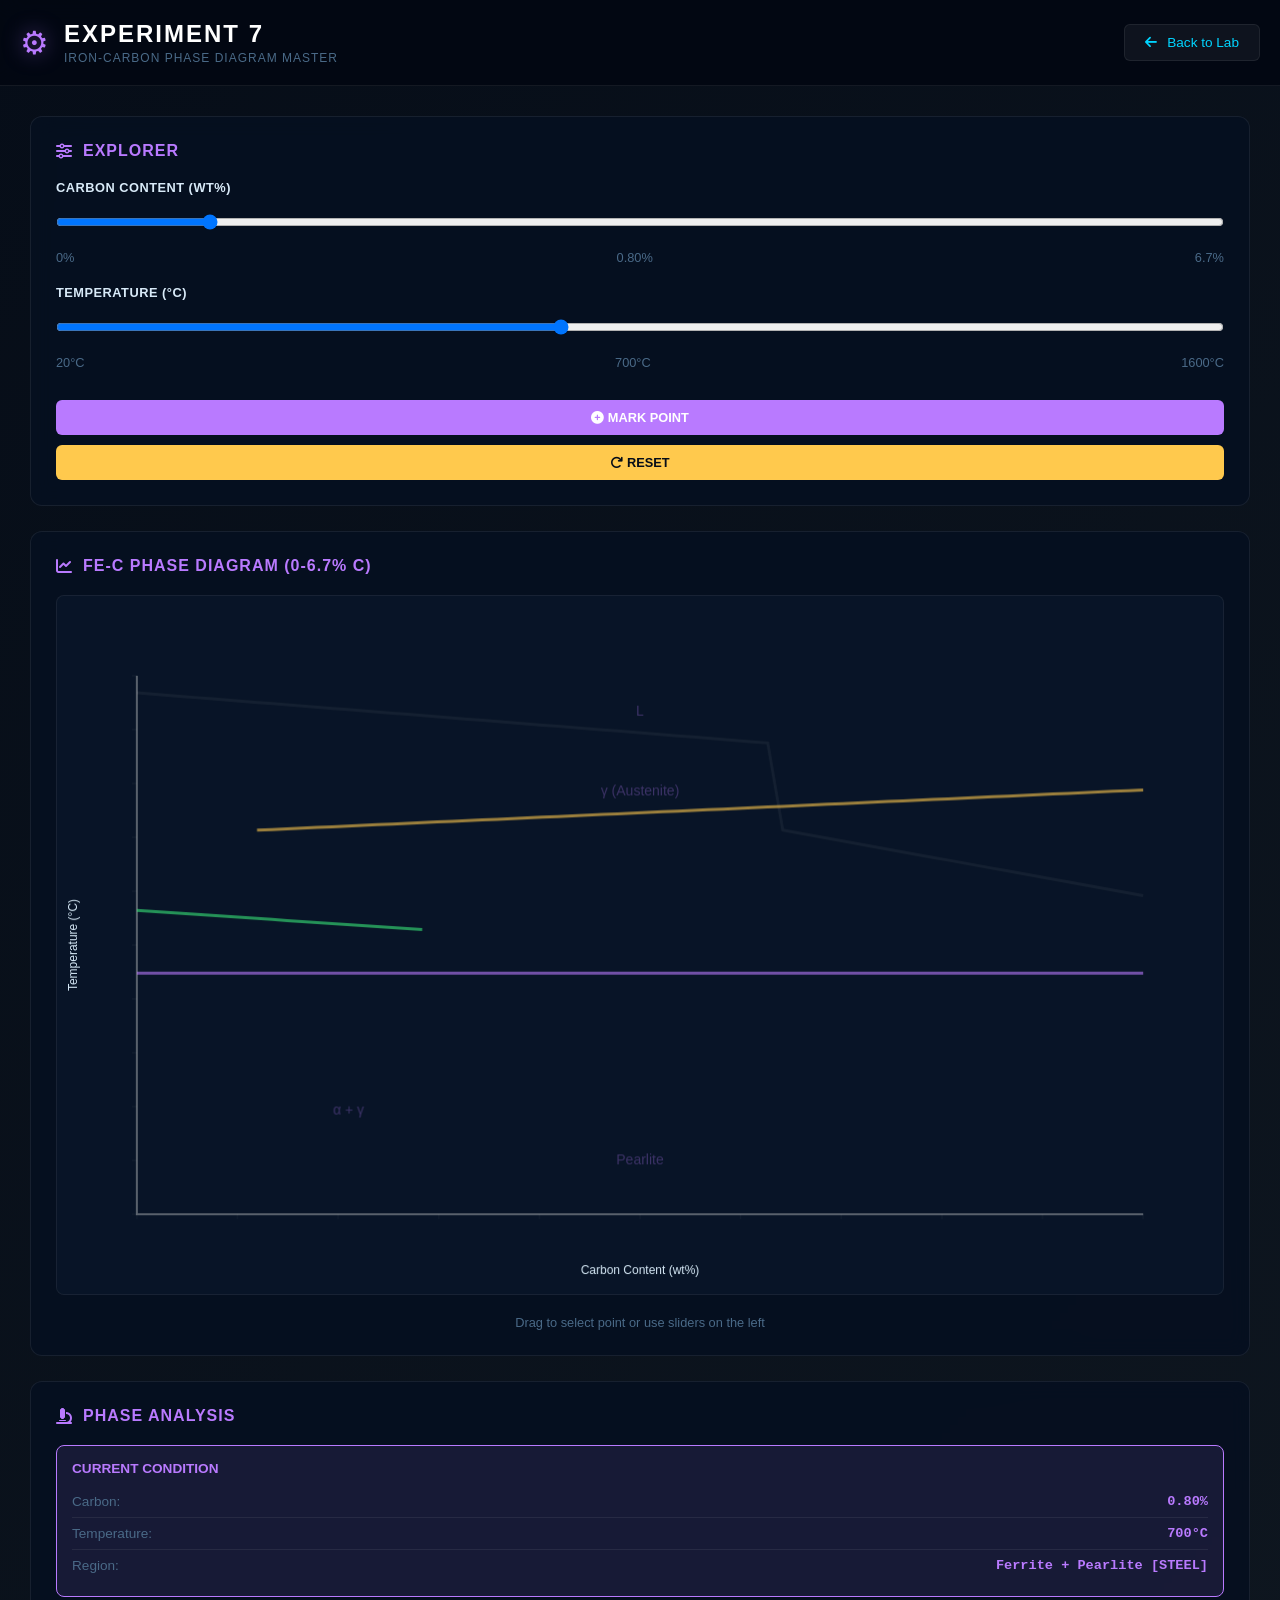
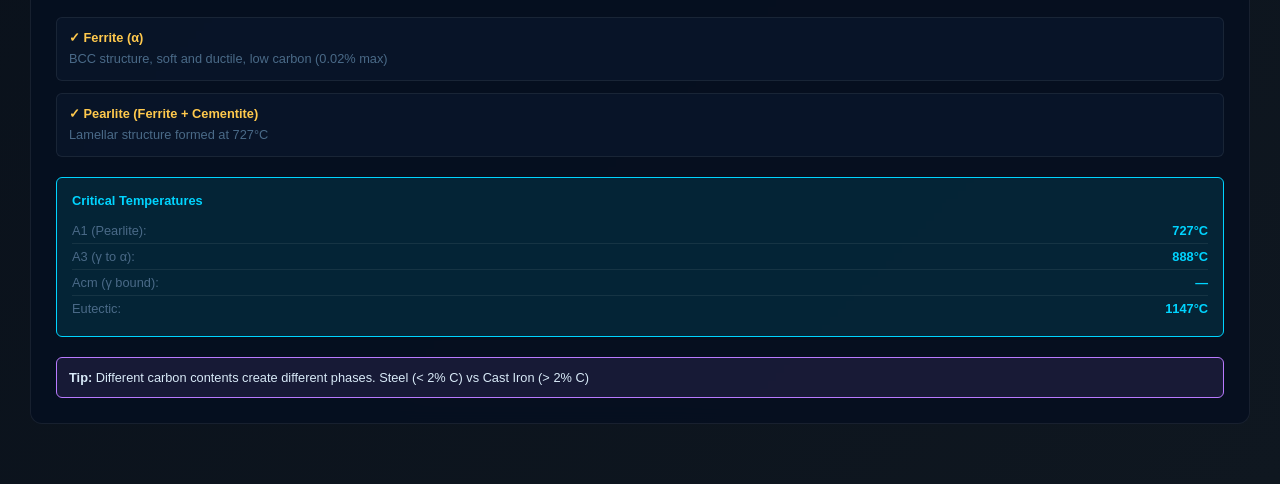
<file: experiments/experiment-7.html>
<!DOCTYPE html>
<html lang="en">
<head>
    <meta charset="UTF-8">
    <meta name="viewport" content="width=device-width, initial-scale=1.0">
    <title>Experiment 7 - Iron-Carbon Phase Diagram Master | BVRIT MSM Virtual Lab</title>
    <link rel="stylesheet" href="https://cdnjs.cloudflare.com/ajax/libs/font-awesome/6.4.0/css/all.min.css">
    <style>
        * { margin: 0; padding: 0; box-sizing: border-box; }
        
        :root {
            --bg: #060d18;
            --panel: rgba(6,16,32,0.92);
            --border: rgba(255,255,255,0.07);
            --cyan: #00d4ff;
            --gold: #ffc94d;
            --green: #39e87a;
            --purple: #b97aff;
            --text: #d8eaf8;
            --muted: #4a6a88;
        }
        
        body {
            font-family: 'IBM Plex Sans', -apple-system, sans-serif;
            background: linear-gradient(135deg, var(--bg) 0%, #0f1720 100%);
            color: var(--text);
            min-height: 100vh;
            overflow-x: hidden;
        }
        
        header {
            background: rgba(3,8,18,0.96);
            border-bottom: 1px solid var(--border);
            padding: 20px;
            position: sticky;
            top: 0;
            z-index: 100;
            backdrop-filter: blur(10px);
        }
        
        .header-content {
            max-width: 1800px;
            margin: 0 auto;
            display: flex;
            justify-content: space-between;
            align-items: center;
        }
        
        .title {
            display: flex;
            align-items: center;
            gap: 15px;
        }
        
        .title-icon {
            font-size: 2rem;
            color: var(--purple);
            text-shadow: 0 0 20px rgba(185,122,255,0.5);
        }
        
        .title-text h1 {
            font-size: 1.5rem;
            font-weight: 700;
            letter-spacing: 2px;
            color: #fff;
        }
        
        .title-text p {
            font-size: 0.75rem;
            color: var(--muted);
            letter-spacing: 1px;
            margin-top: 3px;
        }
        
        .back-btn {
            display: inline-flex;
            align-items: center;
            gap: 10px;
            padding: 10px 20px;
            background: rgba(255,255,255,0.05);
            border: 1px solid var(--border);
            color: var(--cyan);
            text-decoration: none;
            border-radius: 6px;
            font-size: 0.85rem;
            transition: all 0.3s;
            cursor: pointer;
        }
        
        .back-btn:hover {
            background: var(--cyan);
            color: var(--bg);
        }
        
        .container {
            max-width: 1800px;
            margin: 0 auto;
            padding: 30px;
        }
        
        .main-grid {
            display: grid;
            grid-template-columns: 280px 1fr 320px;
            gap: 25px;
            margin-bottom: 30px;
        }
        
        .panel {
            background: var(--panel);
            border: 1px solid var(--border);
            border-radius: 12px;
            padding: 25px;
            backdrop-filter: blur(10px);
        }
        
        .panel h2 {
            font-size: 1rem;
            color: var(--purple);
            margin-bottom: 20px;
            display: flex;
            align-items: center;
            gap: 10px;
            text-transform: uppercase;
            letter-spacing: 1px;
            font-weight: 700;
        }
        
        .control-group {
            margin-bottom: 20px;
        }
        
        .control-label {
            display: block;
            font-size: 0.8rem;
            color: var(--text);
            margin-bottom: 8px;
            font-weight: 600;
            text-transform: uppercase;
            letter-spacing: 0.5px;
        }
        
        select, input[type="range"] {
            width: 100%;
            padding: 10px;
            background: rgba(10,25,47,0.8);
            border: 1px solid var(--border);
            color: var(--text);
            border-radius: 6px;
            font-size: 0.9rem;
            transition: all 0.3s;
        }
        
        select:focus, input[type="range"]:focus {
            border-color: var(--purple);
            outline: none;
        }
        
        .slider-value {
            display: flex;
            justify-content: space-between;
            margin-top: 5px;
            font-size: 0.8rem;
            color: var(--muted);
        }
        
        button {
            width: 100%;
            padding: 10px;
            background: var(--purple);
            color: white;
            border: none;
            border-radius: 6px;
            font-weight: 700;
            font-size: 0.8rem;
            cursor: pointer;
            text-transform: uppercase;
            transition: all 0.3s;
            margin-top: 10px;
        }
        
        button:hover {
            box-shadow: 0 0 15px rgba(185,122,255,0.4);
            transform: translateY(-2px);
        }
        
        #feC_Diagram {
            width: 100%;
            height: 700px;
            background: rgba(10,25,47,0.4);
            border-radius: 8px;
            border: 1px solid var(--border);
            display: block;
            margin-bottom: 20px;
        }
        
        .info-section {
            background: rgba(185,122,255,0.1);
            border: 1px solid var(--purple);
            border-radius: 8px;
            padding: 15px;
            margin-bottom: 20px;
            font-size: 0.85rem;
        }
        
        .info-title {
            color: var(--purple);
            font-weight: 700;
            margin-bottom: 10px;
            text-transform: uppercase;
        }
        
        .info-row {
            display: flex;
            justify-content: space-between;
            padding: 8px 0;
            border-bottom: 1px solid var(--border);
        }
        
        .info-row:last-child {
            border-bottom: none;
        }
        
        .info-label {
            color: var(--muted);
        }
        
        .info-value {
            color: var(--purple);
            font-weight: 700;
            font-family: 'Courier New', monospace;
        }
        
        .phase-card {
            background: rgba(10,25,47,0.6);
            border: 1px solid var(--border);
            border-radius: 6px;
            padding: 12px;
            margin-bottom: 12px;
            font-size: 0.8rem;
        }
        
        .phase-name {
            font-weight: 700;
            color: var(--gold);
            margin-bottom: 5px;
        }
        
        .phase-desc {
            color: var(--muted);
            line-height: 1.4;
        }
        
        .critical-temps {
            background: rgba(0,212,255,0.1);
            border: 1px solid var(--cyan);
            border-radius: 6px;
            padding: 15px;
            font-size: 0.8rem;
            margin-top: 20px;
        }
        
        .temp-item {
            display: flex;
            justify-content: space-between;
            padding: 5px 0;
            border-bottom: 1px solid var(--border);
        }
        
        .temp-item:last-child {
            border-bottom: none;
        }
        
        .temp-name {
            color: var(--muted);
        }
        
        .temp-value {
            color: var(--cyan);
            font-weight: 700;
        }
        
        @media (max-width: 1400px) {
            .main-grid {
                grid-template-columns: 1fr;
            }
        }
    </style>
</head>
<body>
    <header>
        <div class="header-content">
            <div class="title">
                <div class="title-icon">⚙</div>
                <div class="title-text">
                    <h1>EXPERIMENT 7</h1>
                    <p>IRON-CARBON PHASE DIAGRAM MASTER</p>
                </div>
            </div>
            <a href="../index.html" class="back-btn">
                <i class="fas fa-arrow-left"></i> Back to Lab
            </a>
        </div>
    </header>
    
    <div class="container">
        <div class="main-grid">
            <!-- LEFT PANEL: CONTROLS -->
            <div class="panel">
                <h2><i class="fas fa-sliders-h"></i> Explorer</h2>
                
                <div class="control-group">
                    <label class="control-label">Carbon Content (wt%)</label>
                    <input type="range" id="carbonSlider" min="0" max="6.7" step="0.1" value="0.8" onchange="updateAnalysis()">
                    <div class="slider-value">
                        <span>0%</span>
                        <span id="carbonValue">0.8%</span>
                        <span>6.7%</span>
                    </div>
                </div>
                
                <div class="control-group">
                    <label class="control-label">Temperature (°C)</label>
                    <input type="range" id="tempSlider" min="20" max="1600" step="10" value="700" onchange="updateAnalysis()">
                    <div class="slider-value">
                        <span>20°C</span>
                        <span id="tempValue">700°C</span>
                        <span>1600°C</span>
                    </div>
                </div>
                
                <button onclick="markPoint()"><i class="fas fa-plus-circle"></i> Mark Point</button>
                <button onclick="resetAnalysis()" style="background: var(--gold); color: var(--bg);"><i class="fas fa-redo"></i> Reset</button>
            </div>
            
            <!-- MIDDLE PANEL: FE-C DIAGRAM -->
            <div class="panel">
                <h2><i class="fas fa-chart-line"></i> Fe-C Phase Diagram (0-6.7% C)</h2>
                <canvas id="feC_Diagram"></canvas>
                <div style="font-size: 0.8rem; color: var(--muted); text-align: center; margin-top: 10px;">
                    Drag to select point or use sliders on the left
                </div>
            </div>
            
            <!-- RIGHT PANEL: ANALYSIS -->
            <div class="panel">
                <h2><i class="fas fa-microscope"></i> Phase Analysis</h2>
                
                <div class="info-section">
                    <div class="info-title">Current Condition</div>
                    <div class="info-row">
                        <span class="info-label">Carbon:</span>
                        <span class="info-value" id="displayCarbon">0.8%</span>
                    </div>
                    <div class="info-row">
                        <span class="info-label">Temperature:</span>
                        <span class="info-value" id="displayTemp">700°C</span>
                    </div>
                    <div class="info-row">
                        <span class="info-label">Region:</span>
                        <span class="info-value" id="displayRegion">Pearlite</span>
                    </div>
                </div>
                
                <div id="phasesDisplay"></div>
                
                <div class="critical-temps">
                    <div style="font-weight: 700; color: var(--cyan); margin-bottom: 10px;">Critical Temperatures</div>
                    <div class="temp-item">
                        <span class="temp-name">A1 (Pearlite):</span>
                        <span class="temp-value">727°C</span>
                    </div>
                    <div class="temp-item">
                        <span class="temp-name">A3 (γ to α):</span>
                        <span class="temp-value" id="a3Temp">—</span>
                    </div>
                    <div class="temp-item">
                        <span class="temp-name">Acm (γ bound):</span>
                        <span class="temp-value" id="acmTemp">—</span>
                    </div>
                    <div class="temp-item">
                        <span class="temp-name">Eutectic:</span>
                        <span class="temp-value">1147°C</span>
                    </div>
                </div>
                
                <div style="background: rgba(185,122,255,0.1); border: 1px solid var(--purple); border-radius: 6px; padding: 12px; font-size: 0.8rem; margin-top: 20px;">
                    <p><strong>Tip:</strong> Different carbon contents create different phases. Steel (< 2% C) vs Cast Iron (> 2% C)</p>
                </div>
            </div>
        </div>
    </div>
    
    <script>
        let canvas, ctx;
        
        // Critical temperatures for Fe-C system
        const a1_Temp = 727; // Pearlite formation
        const a3_BaseTemp = 912; // Base A3 temperature
        const acm_BaseTemp = 1147; // Base Acm temperature
        
        function initCanvas() {
            canvas = document.getElementById('feC_Diagram');
            ctx = canvas.getContext('2d');
            canvas.width = canvas.offsetWidth;
            canvas.height = canvas.offsetHeight;
            
            // Mouse interaction
            canvas.addEventListener('mousemove', (e) => {
                const rect = canvas.getBoundingClientRect();
                const x = e.clientX - rect.left;
                const y = e.clientY - rect.top;
                handleMouseMove(x, y);
            });
            
            updateAnalysis();
        }
        
        function drawFeCDiagram() {
            const padding = 80;
            const width = canvas.width - 2 * padding;
            const height = canvas.height - 2 * padding;
            
            // Background
            ctx.fillStyle = 'rgba(10,25,47,0.4)';
            ctx.fillRect(0, 0, canvas.width, canvas.height);
            
            // Axes
            ctx.strokeStyle = 'rgba(212,212,212,0.4)';
            ctx.lineWidth = 2;
            ctx.beginPath();
            ctx.moveTo(padding, padding);
            ctx.lineTo(padding, canvas.height - padding);
            ctx.lineTo(canvas.width - padding, canvas.height - padding);
            ctx.stroke();
            
            // Grid
            ctx.strokeStyle = 'rgba(255,255,255,0.05)';
            ctx.lineWidth = 1;
            for (let i = 0; i <= 10; i++) {
                const x = padding + (i * width / 10);
                const y = padding + (i * height / 10);
                
                ctx.beginPath();
                ctx.moveTo(x, canvas.height - padding);
                ctx.lineTo(x, canvas.height - padding + 5);
                ctx.stroke();
                
                ctx.beginPath();
                ctx.moveTo(padding - 5, y);
                ctx.lineTo(padding, y);
                ctx.stroke();
            }
            
            // Phase boundaries
            ctx.strokeStyle = 'var(--purple)';
            ctx.lineWidth = 3;
            
            // Liquidus line
            ctx.beginPath();
            for (let c = 0; c <= 6.7; c += 0.1) {
                const temp = c < 4.3 ? 1550 - (c * 35) : 1147 + ((4.3 - c) * 80);
                const x = padding + (c / 6.7) * width;
                const y = canvas.height - padding - ((temp - 20) / 1580) * height;
                if (c === 0) ctx.moveTo(x, y);
                else ctx.lineTo(x, y);
            }
            ctx.stroke();
            
            // Solidus line
            ctx.strokeStyle = 'rgba(185,122,255,0.6)';
            ctx.beginPath();
            for (let c = 0; c <= 6.7; c += 0.1) {
                const temp = a1_Temp;
                const x = padding + (c / 6.7) * width;
                const y = canvas.height - padding - ((temp - 20) / 1580) * height;
                if (c === 0) ctx.moveTo(x, y);
                else ctx.lineTo(x, y);
            }
            ctx.stroke();
            
            // A3 line
            ctx.strokeStyle = 'rgba(57,232,122,0.6)';
            ctx.beginPath();
            for (let c = 0; c <= 2; c += 0.1) {
                const temp = a3_BaseTemp - (c * 30);
                const x = padding + (c / 6.7) * width;
                const y = canvas.height - padding - ((temp - 20) / 1580) * height;
                if (c === 0) ctx.moveTo(x, y);
                else ctx.lineTo(x, y);
            }
            ctx.stroke();
            
            // Acm line
            ctx.strokeStyle = 'rgba(255,201,77,0.6)';
            ctx.beginPath();
            for (let c = 0.8; c <= 6.7; c += 0.1) {
                const temp = acm_BaseTemp + ((c - 0.8) * 20);
                const x = padding + (c / 6.7) * width;
                const y = canvas.height - padding - ((temp - 20) / 1580) * height;
                if (c === 0.8) ctx.moveTo(x, y);
                else ctx.lineTo(x, y);
            }
            ctx.stroke();
            
            // Phase labels
            ctx.fillStyle = 'rgba(185,122,255,0.3)';
            ctx.font = '14px sans-serif';
            ctx.textAlign = 'center';
            ctx.fillText('L', canvas.width / 2, padding + 40);
            ctx.fillText('γ (Austenite)', canvas.width / 2, padding + 120);
            ctx.fillText('α + γ', canvas.width / 4, canvas.height - padding - 100);
            ctx.fillText('Pearlite', canvas.width / 2, canvas.height - padding - 50);
            
            // Axes labels
            ctx.fillStyle = '#d8eaf8';
            ctx.font = '12px sans-serif';
            ctx.textAlign = 'center';
            ctx.fillText('Carbon Content (wt%)', canvas.width / 2, canvas.height - 20);
            
            ctx.save();
            ctx.translate(20, canvas.height / 2);
            ctx.rotate(-Math.PI / 2);
            ctx.textAlign = 'center';
            ctx.fillText('Temperature (°C)', 0, 0);
            ctx.restore();
        }
        
        function handleMouseMove(x, y) {
            const padding = 80;
            const width = canvas.width - 2 * padding;
            const height = canvas.height - 2 * padding;
            
            if (x > padding && x < canvas.width - padding && 
                y > padding && y < canvas.height - padding) {
                const carbon = ((x - padding) / width) * 6.7;
                const temp = 20 + ((canvas.height - padding - y) / height) * 1580;
                
                document.getElementById('carbonSlider').value = carbon.toFixed(1);
                document.getElementById('tempSlider').value = temp.toFixed(0);
                updateAnalysis();
            }
        }
        
        function updateAnalysis() {
            const carbon = parseFloat(document.getElementById('carbonSlider').value);
            const temp = parseFloat(document.getElementById('tempSlider').value);
            
            document.getElementById('carbonValue').textContent = carbon.toFixed(2) + '%';
            document.getElementById('tempValue').textContent = temp.toFixed(0) + '°C';
            document.getElementById('displayCarbon').textContent = carbon.toFixed(2) + '%';
            document.getElementById('displayTemp').textContent = temp.toFixed(0) + '°C';
            
            // Determine phases and region
            let region = 'Unknown';
            let phases = [];
            let classification = '';
            
            if (carbon < 2) {
                classification = 'STEEL';
            } else if (carbon < 4.3) {
                classification = 'Cast Iron (Hypoeutectic)';
            } else {
                classification = 'Cast Iron (Hypereutectic)';
            }
            
            const a3Temp = a3_BaseTemp - (carbon * 30);
            const acmTemp = acm_BaseTemp + ((carbon - 0.8) * 20);
            
            document.getElementById('a3Temp').textContent = carbon < 2 ? a3Temp.toFixed(0) + '°C' : '—';
            document.getElementById('acmTemp').textContent = carbon > 0.8 ? acmTemp.toFixed(0) + '°C' : '—';
            
            // Phase determination
            if (temp > 1147) {
                region = 'Liquid';
                phases = ['Liquid (L)'];
            } else if (temp > a3Temp && carbon < 2) {
                region = 'Austenite (γ)';
                phases = ['Austenite (γ) - FCC, Hard at high temp'];
            } else if (temp > 727 && carbon < 0.8) {
                region = 'Ferrite + Austenite';
                phases = ['Ferrite (α)', 'Austenite (γ)'];
            } else if (temp === 727) {
                region = 'Pearlite Formation';
                phases = ['Pearlite (Ferrite + Cementite)'];
            } else {
                region = 'Ferrite + Pearlite';
                phases = ['Ferrite (α)', 'Pearlite (Ferrite + Cementite)'];
            }
            
            // Phase info display
            let phasesHtml = '';
            const phaseInfo = {
                'Liquid (L)': 'Molten metal phase',
                'Austenite (γ) - FCC, Hard at high temp': 'FCC structure, high carbon solubility (2.11% max)',
                'Ferrite (α)': 'BCC structure, soft and ductile, low carbon (0.02% max)',
                'Pearlite (Ferrite + Cementite)': 'Lamellar structure formed at 727°C',
                'Cementite (Fe₃C)': 'Intermetallic compound, extremely hard and brittle'
            };
            
            phases.forEach(phase => {
                const basePhase = phase.split('(')[0].trim();
                const desc = phaseInfo[phase] || phaseInfo[basePhase] || '';
                phasesHtml += `
                    <div class="phase-card">
                        <div class="phase-name">✓ ${phase}</div>
                        <div class="phase-desc">${desc}</div>
                    </div>
                `;
            });
            
            document.getElementById('phasesDisplay').innerHTML = phasesHtml;
            document.getElementById('displayRegion').textContent = region + ' [' + classification + ']';
            
            drawFeCDiagram();
        }
        
        function markPoint() {
            alert('Point marked! (Feature available in extended version)');
        }
        
        function resetAnalysis() {
            document.getElementById('carbonSlider').value = 0.8;
            document.getElementById('tempSlider').value = 700;
            updateAnalysis();
        }
        
        window.addEventListener('load', initCanvas);
        window.addEventListener('resize', () => {
            canvas.width = canvas.offsetWidth;
            canvas.height = canvas.offsetHeight;
            updateAnalysis();
        });
    </script>
</body>
</html>
</file>
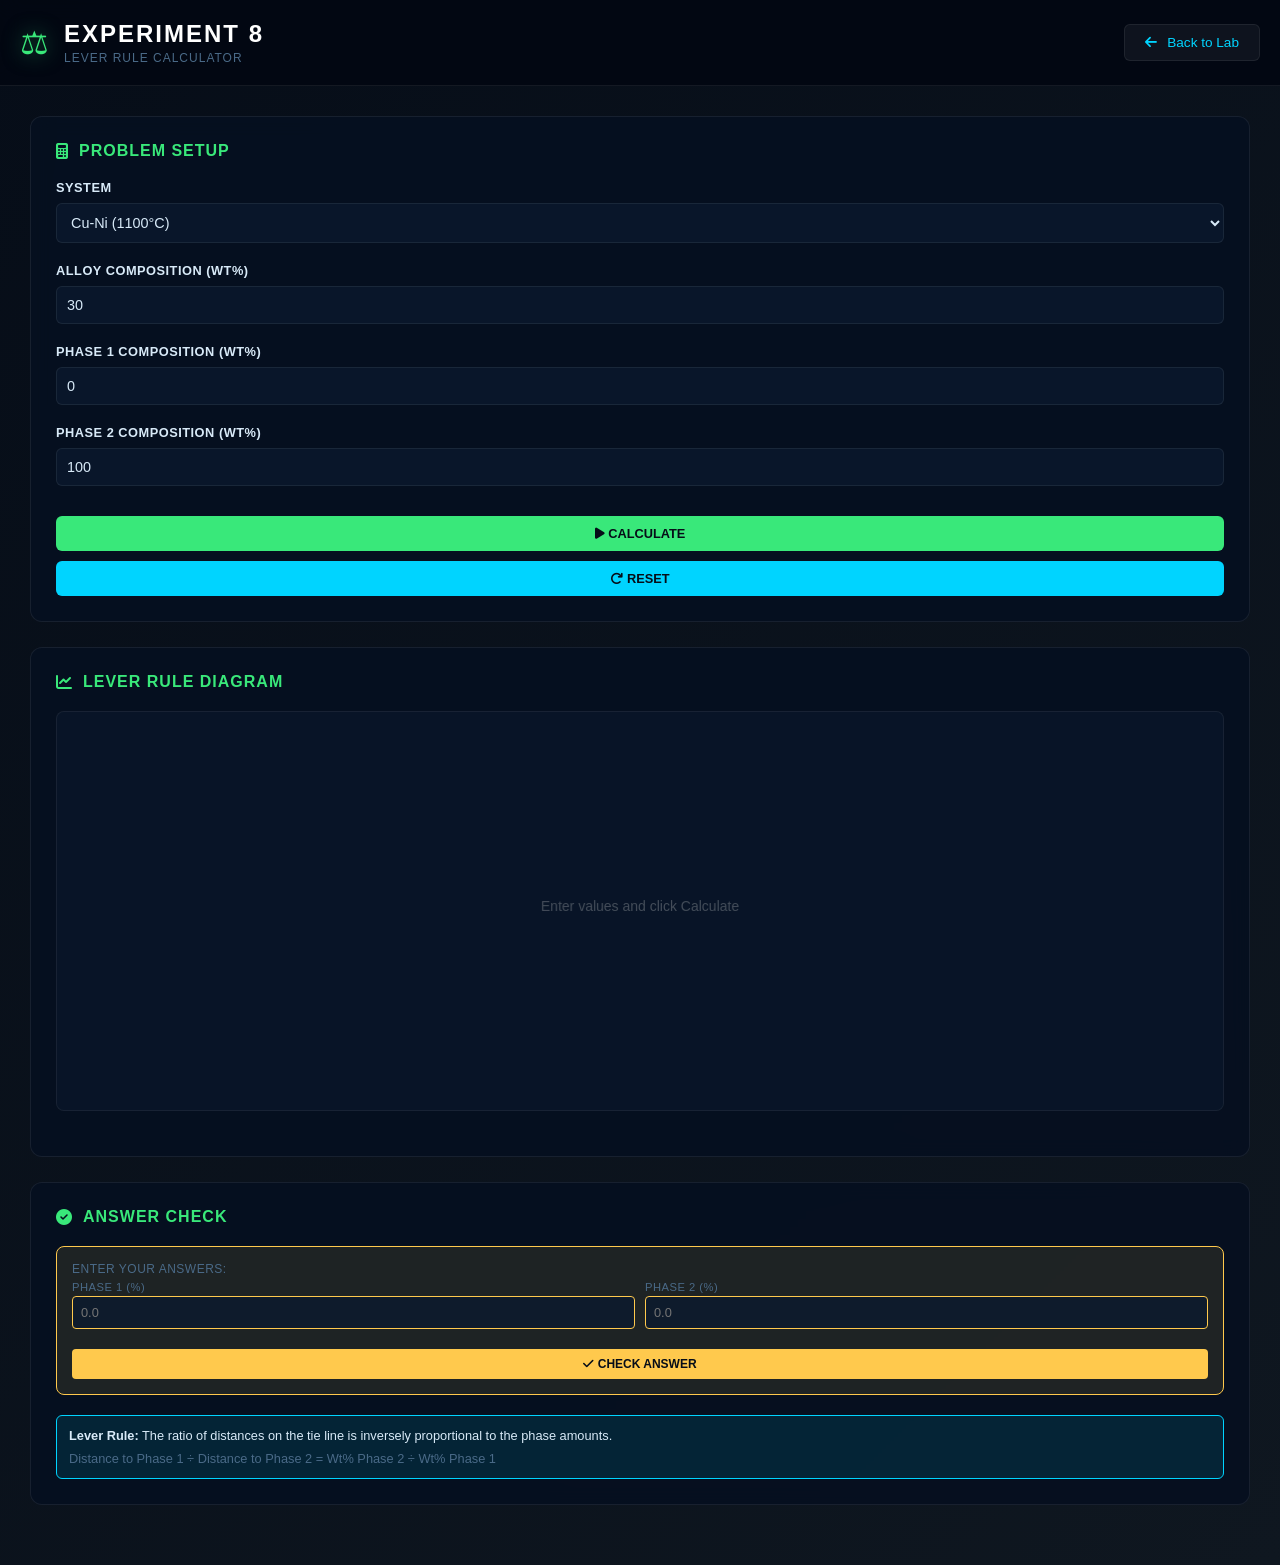
<file: experiments/experiment-8.html>
<!DOCTYPE html>
<html lang="en">
<head>
    <meta charset="UTF-8">
    <meta name="viewport" content="width=device-width, initial-scale=1.0">
    <title>Experiment 8 - Lever Rule Calculator | BVRIT MSM Virtual Lab</title>
    <link rel="stylesheet" href="https://cdnjs.cloudflare.com/ajax/libs/font-awesome/6.4.0/css/all.min.css">
    <style>
        * { margin: 0; padding: 0; box-sizing: border-box; }
        
        :root {
            --bg: #060d18;
            --panel: rgba(6,16,32,0.92);
            --border: rgba(255,255,255,0.07);
            --cyan: #00d4ff;
            --gold: #ffc94d;
            --green: #39e87a;
            --text: #d8eaf8;
            --muted: #4a6a88;
        }
        
        body {
            font-family: 'IBM Plex Sans', -apple-system, sans-serif;
            background: linear-gradient(135deg, var(--bg) 0%, #0f1720 100%);
            color: var(--text);
            min-height: 100vh;
        }
        
        header {
            background: rgba(3,8,18,0.96);
            border-bottom: 1px solid var(--border);
            padding: 20px;
            position: sticky;
            top: 0;
            z-index: 100;
            backdrop-filter: blur(10px);
        }
        
        .header-content {
            max-width: 1600px;
            margin: 0 auto;
            display: flex;
            justify-content: space-between;
            align-items: center;
        }
        
        .title {
            display: flex;
            align-items: center;
            gap: 15px;
        }
        
        .title-icon {
            font-size: 2rem;
            color: var(--green);
            text-shadow: 0 0 20px rgba(57,232,122,0.5);
        }
        
        .title-text h1 {
            font-size: 1.5rem;
            font-weight: 700;
            letter-spacing: 2px;
            color: #fff;
        }
        
        .title-text p {
            font-size: 0.75rem;
            color: var(--muted);
            letter-spacing: 1px;
            margin-top: 3px;
        }
        
        .back-btn {
            display: inline-flex;
            align-items: center;
            gap: 10px;
            padding: 10px 20px;
            background: rgba(255,255,255,0.05);
            border: 1px solid var(--border);
            color: var(--cyan);
            text-decoration: none;
            border-radius: 6px;
            font-size: 0.85rem;
            transition: all 0.3s;
            cursor: pointer;
        }
        
        .back-btn:hover {
            background: var(--cyan);
            color: var(--bg);
        }
        
        .container {
            max-width: 1600px;
            margin: 0 auto;
            padding: 30px;
        }
        
        .main-grid {
            display: grid;
            grid-template-columns: 300px 1fr 320px;
            gap: 25px;
            margin-bottom: 30px;
        }
        
        .panel {
            background: var(--panel);
            border: 1px solid var(--border);
            border-radius: 12px;
            padding: 25px;
            backdrop-filter: blur(10px);
        }
        
        .panel h2 {
            font-size: 1rem;
            color: var(--green);
            margin-bottom: 20px;
            display: flex;
            align-items: center;
            gap: 10px;
            text-transform: uppercase;
            letter-spacing: 1px;
            font-weight: 700;
        }
        
        .control-group {
            margin-bottom: 20px;
        }
        
        .control-label {
            display: block;
            font-size: 0.8rem;
            color: var(--text);
            margin-bottom: 8px;
            font-weight: 600;
            text-transform: uppercase;
            letter-spacing: 0.5px;
        }
        
        input[type="number"], select {
            width: 100%;
            padding: 10px;
            background: rgba(10,25,47,0.8);
            border: 1px solid var(--border);
            color: var(--text);
            border-radius: 6px;
            font-size: 0.9rem;
            transition: all 0.3s;
        }
        
        input[type="number"]:focus, select:focus {
            border-color: var(--green);
            outline: none;
        }
        
        button {
            width: 100%;
            padding: 10px;
            background: var(--green);
            color: var(--bg);
            border: none;
            border-radius: 6px;
            font-weight: 700;
            font-size: 0.8rem;
            cursor: pointer;
            text-transform: uppercase;
            transition: all 0.3s;
            margin-top: 10px;
        }
        
        button:hover {
            box-shadow: 0 0 15px rgba(57,232,122,0.4);
            transform: translateY(-2px);
        }
        
        #leverDiagram {
            width: 100%;
            height: 400px;
            background: rgba(10,25,47,0.4);
            border-radius: 8px;
            border: 1px solid var(--border);
            display: block;
            margin-bottom: 20px;
        }
        
        .calculation-panel {
            background: rgba(57,232,122,0.1);
            border: 1px solid var(--green);
            border-radius: 8px;
            padding: 15px;
            margin-bottom: 20px;
            font-size: 0.85rem;
        }
        
        .calc-section {
            margin-bottom: 15px;
        }
        
        .calc-section:last-child {
            margin-bottom: 0;
        }
        
        .calc-title {
            font-weight: 700;
            color: var(--green);
            margin-bottom: 8px;
            font-size: 0.75rem;
            text-transform: uppercase;
        }
        
        .calc-formula {
            background: rgba(10,25,47,0.6);
            padding: 10px;
            border-radius: 4px;
            font-family: 'Courier New', monospace;
            font-size: 0.8rem;
            color: #00d4ff;
            margin-bottom: 8px;
            border-left: 3px solid var(--green);
        }
        
        .calc-value {
            display: flex;
            justify-content: space-between;
            font-size: 0.8rem;
            padding: 5px 0;
            border-bottom: 1px solid var(--border);
        }
        
        .calc-value:last-child {
            border-bottom: none;
        }
        
        .value-label {
            color: var(--muted);
        }
        
        .value-result {
            color: var(--green);
            font-weight: 700;
            font-family: monospace;
        }
        
        .answer-input-group {
            background: rgba(255,201,77,0.1);
            border: 1px solid var(--gold);
            border-radius: 8px;
            padding: 15px;
            margin-top: 20px;
        }
        
        .answer-input-group label {
            display: block;
            font-size: 0.75rem;
            color: var(--muted);
            margin-bottom: 5px;
            text-transform: uppercase;
            letter-spacing: 0.5px;
        }
        
        .answer-row {
            display: flex;
            gap: 10px;
            margin-bottom: 10px;
        }
        
        .answer-row input {
            flex: 1;
            padding: 8px;
            background: rgba(10,25,47,0.8);
            border: 1px solid var(--gold);
            color: var(--text);
            border-radius: 4px;
            font-size: 0.8rem;
        }
        
        .check-answer-btn {
            width: 100%;
            padding: 8px;
            background: var(--gold);
            color: var(--bg);
            border: none;
            border-radius: 4px;
            font-weight: 700;
            font-size: 0.75rem;
            cursor: pointer;
            text-transform: uppercase;
            margin-top: 10px;
        }
        
        .result-message {
            padding: 10px;
            border-radius: 4px;
            margin-top: 10px;
            font-size: 0.8rem;
            font-weight: 700;
            text-align: center;
            display: none;
        }
        
        .result-correct {
            background: rgba(57,232,122,0.2);
            border: 1px solid var(--green);
            color: var(--green);
        }
        
        .result-incorrect {
            background: rgba(255,77,109,0.2);
            border: 1px solid #ff4d6d;
            color: #ff4d6d;
        }
        
        @media (max-width: 1400px) {
            .main-grid {
                grid-template-columns: 1fr;
            }
        }
    </style>
</head>
<body>
    <header>
        <div class="header-content">
            <div class="title">
                <div class="title-icon">⚖</div>
                <div class="title-text">
                    <h1>EXPERIMENT 8</h1>
                    <p>LEVER RULE CALCULATOR</p>
                </div>
            </div>
            <a href="../index.html" class="back-btn">
                <i class="fas fa-arrow-left"></i> Back to Lab
            </a>
        </div>
    </header>
    
    <div class="container">
        <div class="main-grid">
            <!-- LEFT PANEL: INPUT -->
            <div class="panel">
                <h2><i class="fas fa-calculator"></i> Problem Setup</h2>
                
                <div class="control-group">
                    <label class="control-label">System</label>
                    <select id="systemSelect" onchange="loadProblem()">
                        <option value="Cu-Ni">Cu-Ni (1100°C)</option>
                        <option value="Al-Si">Al-Si (600°C)</option>
                        <option value="Pb-Sn">Pb-Sn (200°C)</option>
                        <option value="Fe-C">Fe-C (750°C)</option>
                    </select>
                </div>
                
                <div class="control-group">
                    <label class="control-label">Alloy Composition (wt%)</label>
                    <input type="number" id="alloyComp" min="0" max="100" step="0.1" value="30" onchange="updateCalculation()">
                </div>
                
                <div class="control-group">
                    <label class="control-label">Phase 1 Composition (wt%)</label>
                    <input type="number" id="phase1Comp" min="0" max="100" step="0.1" value="0" onchange="updateCalculation()">
                </div>
                
                <div class="control-group">
                    <label class="control-label">Phase 2 Composition (wt%)</label>
                    <input type="number" id="phase2Comp" min="0" max="100" step="0.1" value="100" onchange="updateCalculation()">
                </div>
                
                <button onclick="calculateLeverRule()"><i class="fas fa-play"></i> Calculate</button>
                <button onclick="resetCalculator()" style="background: var(--cyan); color: var(--bg);"><i class="fas fa-redo"></i> Reset</button>
            </div>
            
            <!-- MIDDLE PANEL: VISUALIZATION & CALCULATION -->
            <div class="panel">
                <h2><i class="fas fa-chart-line"></i> Lever Rule Diagram</h2>
                <canvas id="leverDiagram"></canvas>
                
                <div class="calculation-panel" id="calculationPanel" style="display: none;">
                    <div class="calc-section">
                        <div class="calc-title">Step 1: Tie Line Length</div>
                        <div class="calc-formula">L = C₂ - C₁</div>
                        <div class="calc-value">
                            <span class="value-label">Tie Line Length:</span>
                            <span class="value-result" id="tieLineLength">—</span>
                        </div>
                    </div>
                    
                    <div class="calc-section">
                        <div class="calc-title">Step 2: Lever Arm Lengths</div>
                        <div class="calc-formula">L₁ = C₀ - C₁ | L₂ = C₂ - C₀</div>
                        <div class="calc-value">
                            <span class="value-label">Left Arm (L₁):</span>
                            <span class="value-result" id="leftArm">—</span>
                        </div>
                        <div class="calc-value">
                            <span class="value-label">Right Arm (L₂):</span>
                            <span class="value-result" id="rightArm">—</span>
                        </div>
                    </div>
                    
                    <div class="calc-section">
                        <div class="calc-title">Step 3: Phase Fractions</div>
                        <div class="calc-formula">Wt% Phase 1 = L₂/L × 100%</div>
                        <div class="calc-formula" style="margin-bottom: 8px;">Wt% Phase 2 = L₁/L × 100%</div>
                        <div class="calc-value">
                            <span class="value-label">Phase 1 Amount:</span>
                            <span class="value-result" id="phase1Amount">—</span>
                        </div>
                        <div class="calc-value">
                            <span class="value-label">Phase 2 Amount:</span>
                            <span class="value-result" id="phase2Amount">—</span>
                        </div>
                    </div>
                </div>
            </div>
            
            <!-- RIGHT PANEL: ANSWER VERIFICATION -->
            <div class="panel">
                <h2><i class="fas fa-check-circle"></i> Answer Check</h2>
                
                <div class="answer-input-group">
                    <label>Enter your answers:</label>
                    <div class="answer-row">
                        <div style="flex: 1;">
                            <label style="display: block; font-size: 0.7rem; color: var(--muted); margin-bottom: 3px;">Phase 1 (%)</label>
                            <input type="number" id="userPhase1" placeholder="0.0" step="0.1" min="0" max="100">
                        </div>
                        <div style="flex: 1;">
                            <label style="display: block; font-size: 0.7rem; color: var(--muted); margin-bottom: 3px;">Phase 2 (%)</label>
                            <input type="number" id="userPhase2" placeholder="0.0" step="0.1" min="0" max="100">
                        </div>
                    </div>
                    
                    <button class="check-answer-btn" onclick="checkAnswer()">
                        <i class="fas fa-check"></i> Check Answer
                    </button>
                    
                    <div class="result-message" id="resultMessage"></div>
                </div>
                
                <div style="background: rgba(0,212,255,0.1); border: 1px solid var(--cyan); border-radius: 6px; padding: 12px; font-size: 0.8rem; margin-top: 20px;">
                    <p><strong>Lever Rule:</strong> The ratio of distances on the tie line is inversely proportional to the phase amounts.</p>
                    <p style="margin-top: 8px; color: var(--muted);">Distance to Phase 1 ÷ Distance to Phase 2 = Wt% Phase 2 ÷ Wt% Phase 1</p>
                </div>
            </div>
        </div>
    </div>
    
    <script>
        const problemData = {
            'Cu-Ni': {
                temp: 1100,
                alloyDefault: 30,
                phase1Default: 0,
                phase2Default: 100,
                description: 'Cu-30% Ni at 1100°C'
            },
            'Al-Si': {
                temp: 600,
                alloyDefault: 12,
                phase1Default: 0,
                phase2Default: 100,
                description: 'Al-12% Si at 600°C'
            },
            'Pb-Sn': {
                temp: 200,
                alloyDefault: 40,
                phase1Default: 0,
                phase2Default: 100,
                description: 'Pb-40% Sn at 200°C'
            },
            'Fe-C': {
                temp: 750,
                alloyDefault: 0.8,
                phase1Default: 0,
                phase2Default: 6.67,
                description: 'Fe-0.8% C at 750°C'
            }
        };
        
        let canvas, ctx;
        let currentCalculation = null;
        
        function initCanvas() {
            canvas = document.getElementById('leverDiagram');
            ctx = canvas.getContext('2d');
            canvas.width = canvas.offsetWidth;
            canvas.height = canvas.offsetHeight;
            drawEmptyDiagram();
        }
        
        function drawEmptyDiagram() {
            ctx.fillStyle = 'rgba(10,25,47,0.4)';
            ctx.fillRect(0, 0, canvas.width, canvas.height);
            
            ctx.fillStyle = 'rgba(212,212,212,0.3)';
            ctx.font = '14px sans-serif';
            ctx.textAlign = 'center';
            ctx.fillText('Enter values and click Calculate', canvas.width / 2, canvas.height / 2);
        }
        
        function drawLeverDiagram(c0, c1, c2) {
            ctx.fillStyle = 'rgba(10,25,47,0.4)';
            ctx.fillRect(0, 0, canvas.width, canvas.height);
            
            const padding = 60;
            const y = canvas.height / 2;
            const width = canvas.width - 2 * padding;
            
            // Phase positions on tie line
            const x1 = padding + (c1 / 100) * width;
            const x0 = padding + (c0 / 100) * width;
            const x2 = padding + (c2 / 100) * width;
            
            // Draw tie line
            ctx.strokeStyle = 'var(--cyan)';
            ctx.lineWidth = 3;
            ctx.beginPath();
            ctx.moveTo(x1, y);
            ctx.lineTo(x2, y);
            ctx.stroke();
            
            // Draw phase points
            ctx.fillStyle = 'var(--cyan)';
            ctx.beginPath();
            ctx.arc(x1, y, 8, 0, 2 * Math.PI);
            ctx.fill();
            
            ctx.fillStyle = 'var(--gold)';
            ctx.beginPath();
            ctx.arc(x2, y, 8, 0, 2 * Math.PI);
            ctx.fill();
            
            // Draw alloy point
            ctx.fillStyle = 'var(--green)';
            ctx.beginPath();
            ctx.arc(x0, y, 8, 0, 2 * Math.PI);
            ctx.fill();
            
            // Draw lever arms
            ctx.strokeStyle = 'rgba(57,232,122,0.6)';
            ctx.lineWidth = 2;
            ctx.setLineDash([5, 5]);
            
            ctx.beginPath();
            ctx.moveTo(x0, y - 30);
            ctx.lineTo(x0, y + 30);
            ctx.stroke();
            
            ctx.setLineDash([]);
            
            // Labels
            ctx.fillStyle = '#d8eaf8';
            ctx.font = '12px sans-serif';
            ctx.textAlign = 'center';
            
            ctx.fillText(`Phase 1\n${c1.toFixed(1)}%`, x1, y - 40);
            ctx.fillText(`Phase 2\n${c2.toFixed(1)}%`, x2, y - 40);
            ctx.fillText(`Alloy\n${c0.toFixed(1)}%`, x0, y + 40);
            
            // Arm length labels
            const l1 = Math.abs(x0 - x1);
            const l2 = Math.abs(x2 - x0);
            ctx.font = '11px sans-serif';
            ctx.fillText(`L₂=${(l2 / width * 100).toFixed(1)}%`, (x0 + x2) / 2, y - 20);
            ctx.fillText(`L₁=${(l1 / width * 100).toFixed(1)}%`, (x1 + x0) / 2, y + 20);
        }
        
        function loadProblem() {
            const system = document.getElementById('systemSelect').value;
            const data = problemData[system];
            document.getElementById('alloyComp').value = data.alloyDefault;
            document.getElementById('phase1Comp').value = data.phase1Default;
            document.getElementById('phase2Comp').value = data.phase2Default;
            updateCalculation();
        }
        
        function calculateLeverRule() {
            const c0 = parseFloat(document.getElementById('alloyComp').value);
            const c1 = parseFloat(document.getElementById('phase1Comp').value);
            const c2 = parseFloat(document.getElementById('phase2Comp').value);
            
            if (isNaN(c0) || isNaN(c1) || isNaN(c2)) {
                alert('Please enter all values');
                return;
            }
            
            if (c0 < c1 || c0 > c2) {
                alert('Alloy composition must be between Phase 1 and Phase 2 compositions');
                return;
            }
            
            const tieLineLength = c2 - c1;
            const leftArm = c0 - c1;
            const rightArm = c2 - c0;
            
            const wt_phase1 = (rightArm / tieLineLength) * 100;
            const wt_phase2 = (leftArm / tieLineLength) * 100;
            
            currentCalculation = { c0, c1, c2, wt_phase1, wt_phase2 };
            
            // Update display
            document.getElementById('tieLineLength').textContent = tieLineLength.toFixed(2) + '%';
            document.getElementById('leftArm').textContent = leftArm.toFixed(2) + '%';
            document.getElementById('rightArm').textContent = rightArm.toFixed(2) + '%';
            document.getElementById('phase1Amount').textContent = wt_phase1.toFixed(1) + '%';
            document.getElementById('phase2Amount').textContent = wt_phase2.toFixed(1) + '%';
            
            document.getElementById('calculationPanel').style.display = 'block';
            drawLeverDiagram(c0, c1, c2);
        }
        
        function updateCalculation() {
            const c0 = parseFloat(document.getElementById('alloyComp').value);
            const c1 = parseFloat(document.getElementById('phase1Comp').value);
            const c2 = parseFloat(document.getElementById('phase2Comp').value);
            
            if (!isNaN(c0) && !isNaN(c1) && !isNaN(c2) && c1 < c0 && c0 < c2) {
                drawLeverDiagram(c0, c1, c2);
            }
        }
        
        function checkAnswer() {
            if (!currentCalculation) {
                alert('Please calculate first');
                return;
            }
            
            const userPhase1 = parseFloat(document.getElementById('userPhase1').value);
            const userPhase2 = parseFloat(document.getElementById('userPhase2').value);
            
            if (isNaN(userPhase1) || isNaN(userPhase2)) {
                alert('Please enter both answers');
                return;
            }
            
            const tolerance = 0.5;
            const phase1Correct = Math.abs(userPhase1 - currentCalculation.wt_phase1) < tolerance;
            const phase2Correct = Math.abs(userPhase2 - currentCalculation.wt_phase2) < tolerance;
            
            const resultMsg = document.getElementById('resultMessage');
            resultMsg.style.display = 'block';
            
            if (phase1Correct && phase2Correct) {
                resultMsg.textContent = '✓ CORRECT! Great job!';
                resultMsg.className = 'result-message result-correct';
            } else {
                resultMsg.textContent = `✗ Incorrect. Phase 1: ${currentCalculation.wt_phase1.toFixed(1)}%, Phase 2: ${currentCalculation.wt_phase2.toFixed(1)}%`;
                resultMsg.className = 'result-message result-incorrect';
            }
        }
        
        function resetCalculator() {
            document.getElementById('calculationPanel').style.display = 'none';
            document.getElementById('resultMessage').style.display = 'none';
            document.getElementById('userPhase1').value = '';
            document.getElementById('userPhase2').value = '';
            currentCalculation = null;
            drawEmptyDiagram();
        }
        
        window.addEventListener('load', initCanvas);
        window.addEventListener('resize', () => {
            canvas.width = canvas.offsetWidth;
            canvas.height = canvas.offsetHeight;
            if (currentCalculation) {
                drawLeverDiagram(currentCalculation.c0, currentCalculation.c1, currentCalculation.c2);
            } else {
                drawEmptyDiagram();
            }
        });
    </script>
</body>
</html>
</file>
<file: css/style.css>
/* BASIC RESET */
* {
    margin: 0;
    padding: 0;
    box-sizing: border-box;
}

/* COLORS - Change these if you want different colors */
:root {
    --blue: #1a237e;
    --light-blue: #3949ab;
    --orange: #ff6f00;
    --gray: #757575;
    --light-gray: #fafafa;
    --white: #ffffff;
}

body {
    font-family: 'Open Sans', Arial, sans-serif;
    line-height: 1.6;
    color: #333;
    background-color: var(--light-gray);
}

.container {
    max-width: 1200px;
    margin: 0 auto;
    padding: 0 20px;
}

/* HEADER */
.header {
    background-color: var(--white);
    box-shadow: 0 2px 4px rgba(0,0,0,0.1);
    position: sticky;
    top: 0;
    z-index: 1000;
}

.header-content {
    display: flex;
    justify-content: space-between;
    align-items: center;
    padding: 15px 0;
}

.logo {
    display: flex;
    align-items: center;
    gap: 15px;
}

.logo-img {
    height: 50px;
    width: auto;
}

.logo-text {
    display: flex;
    flex-direction: column;
}

.logo i {
    font-size: 2rem;
    color: var(--blue);
}

.logo-title {
    font-size: 1.2rem;
    font-weight: 700;
    color: var(--blue);
    line-height: 1.2;
}

.logo-subtitle {
    font-size: 0.85rem;
    color: var(--gray);
    line-height: 1.2;
}

.nav-menu {
    display: flex;
    gap: 20px;
}

.nav-link {
    text-decoration: none;
    color: #333;
    padding: 8px 15px;
    border-radius: 5px;
    transition: 0.3s;
}

.nav-link:hover,
.nav-link.active {
    background-color: var(--blue);
    color: white;
}

.mobile-toggle {
    display: none;
    background: none;
    border: none;
    font-size: 1.5rem;
    color: var(--blue);
    cursor: pointer;
}

/* HERO SECTION */
.hero {
    background: linear-gradient(135deg, var(--blue), var(--light-blue));
    color: white;
    padding: 60px 0;
    text-align: center;
}

.hero-title {
    font-size: 3rem;
    margin-bottom: 10px;
}

.hero-subtitle {
    font-size: 1.8rem;
    margin-bottom: 20px;
}

.course-info {
    display: flex;
    justify-content: center;
    gap: 10px;
    margin-bottom: 20px;
    flex-wrap: wrap;
}

.course-code {
    background-color: rgba(255,255,255,0.2);
    padding: 5px 15px;
    border-radius: 5px;
}

.tagline {
    font-size: 1.1rem;
    margin-bottom: 30px;
}

.hero-actions {
    display: flex;
    gap: 20px;
    justify-content: center;
    flex-wrap: wrap;
}

/* BUTTONS */
.btn {
    display: inline-block;
    padding: 12px 30px;
    border-radius: 8px;
    text-decoration: none;
    font-weight: 600;
    transition: 0.3s;
}

.btn-primary {
    background-color: var(--orange);
    color: white;
}

.btn-primary:hover {
    background-color: #ff9800;
    transform: translateY(-2px);
}

.btn-secondary {
    background-color: transparent;
    color: white;
    border: 2px solid white;
}

.btn-secondary:hover {
    background-color: white;
    color: var(--blue);
}

.btn-start {
    background-color: var(--blue);
    color: white;
    padding: 8px 20px;
    font-size: 0.9rem;
}

.btn-start:hover {
    background-color: var(--light-blue);
}

/* INTRODUCTION */
.introduction {
    background-color: white;
    padding: 40px 0;
    text-align: center;
}

.intro-text {
    font-size: 1.1rem;
    max-width: 800px;
    margin: 0 auto 20px;
    color: var(--gray);
}

.philosophy {
    display: inline-flex;
    align-items: center;
    gap: 10px;
    background-color: var(--blue);
    color: white;
    padding: 15px 30px;
    border-radius: 10px;
}

/* SECTION TITLES */
.section-title {
    font-size: 2rem;
    color: var(--blue);
    text-align: center;
    margin-bottom: 10px;
}

.section-subtitle {
    text-align: center;
    color: var(--gray);
    margin-bottom: 40px;
}

/* LEARNING OBJECTIVES */
.learning-objectives {
    padding: 40px 0;
}

.objectives-grid {
    display: grid;
    grid-template-columns: repeat(auto-fit, minmax(180px, 1fr));
    gap: 15px;
    margin-top: 30px;
}

.objective-card {
    background-color: white;
    padding: 20px 15px;
    border-radius: 10px;
    box-shadow: 0 2px 8px rgba(0,0,0,0.1);
    text-align: center;
    transition: 0.3s;
}

.objective-card:hover {
    transform: translateY(-5px);
    box-shadow: 0 4px 12px rgba(0,0,0,0.15);
}

.objective-icon {
    width: 50px;
    height: 50px;
    margin: 0 auto 15px;
    background: linear-gradient(135deg, var(--blue), var(--light-blue));
    border-radius: 50%;
    display: flex;
    align-items: center;
    justify-content: center;
}

.objective-icon i {
    font-size: 1.5rem;
    color: white;
}

.objective-card h3 {
    color: var(--blue);
    margin-bottom: 0;
    font-size: 0.95rem;
}

.objective-card p {
    color: var(--gray);
    font-size: 0.9rem;
}

/* EXPERIMENTS SECTION — flat visible grid */
.experiments { padding: 60px 0; background: #f5f7fa; }

.unit-block {
    background: #fff;
    border-radius: 14px;
    box-shadow: 0 2px 12px rgba(0,0,0,0.07);
    margin-bottom: 28px;
    overflow: hidden;
}

.unit-heading {
    display: flex;
    align-items: center;
    gap: 16px;
    padding: 20px 28px;
    background: linear-gradient(135deg, var(--blue), var(--light-blue));
    color: #fff;
}
.unit-heading i { font-size: 1.6rem; opacity: 0.9; }
.unit-heading h3 { font-size: 1.1rem; margin-bottom: 3px; }
.unit-meta { font-size: 0.82rem; opacity: 0.85; }

.active-badge {
    background: #22c55e;
    color: #fff;
    padding: 2px 10px;
    border-radius: 20px;
    font-weight: 700;
    font-size: 0.75rem;
}
.coming-badge {
    background: rgba(255,255,255,0.25);
    color: #fff;
    padding: 2px 10px;
    border-radius: 20px;
    font-size: 0.75rem;
}

.exp-grid {
    display: grid;
    grid-template-columns: repeat(auto-fill, minmax(300px, 1fr));
    gap: 0;
}

.exp-card {
    display: flex;
    flex-direction: column;
    padding: 20px 22px;
    border-right: 1px solid #eef0f4;
    border-bottom: 1px solid #eef0f4;
    transition: background 0.2s;
    gap: 14px;
}
.exp-card:hover { background: #f8faff; }
.exp-card.inactive { opacity: 0.52; pointer-events: none; }

.exp-num {
    font-size: 0.7rem;
    font-weight: 800;
    text-transform: uppercase;
    letter-spacing: 1.5px;
    color: var(--orange);
}
.exp-card.inactive .exp-num { color: #aaa; }

.exp-body { flex: 1; }
.exp-body h4 { color: var(--blue); font-size: 0.95rem; margin-bottom: 5px; line-height: 1.4; }
.exp-card.inactive .exp-body h4 { color: #999; }
.exp-body p { color: #6b7280; font-size: 0.83rem; line-height: 1.5; margin-bottom: 10px; }

.exp-tags { display: flex; flex-wrap: wrap; gap: 6px; }
.tag {
    display: inline-flex; align-items: center; gap: 4px;
    font-size: 0.72rem; font-weight: 600;
    padding: 3px 10px; border-radius: 20px;
    background: #f1f5f9; color: #475569;
}
.tag-green { background: #dcfce7; color: #16a34a; }
.tag-gold  { background: #fef9c3; color: #b45309; }
.tag-gray  { background: #f1f5f9; color: #94a3b8; }

.btn-locked {
    display: inline-flex; align-items: center; gap: 6px;
    background: #f1f5f9; color: #94a3b8;
    padding: 7px 16px; border-radius: 7px;
    font-size: 0.82rem; font-weight: 600;
    border: 1px dashed #cbd5e1;
    cursor: not-allowed; align-self: flex-start;
}

/* MOBILE RESPONSIVE */
@media screen and (max-width: 768px) {
    .logo-img { height: 40px; }
    .logo-title { font-size: 1rem; }
    .logo-subtitle { font-size: 0.75rem; }
    .nav-menu {
        position: fixed; top: 70px; right: -100%; width: 250px;
        background-color: white; flex-direction: column;
        padding: 20px; box-shadow: -2px 0 10px rgba(0,0,0,0.1);
        transition: right 0.3s ease-in-out;
        height: calc(100vh - 70px); z-index: 999;
    }
    .nav-menu.active { right: 0; }
    .mobile-toggle { display: block; z-index: 1001; }
    .hero-title { font-size: 2rem; }
    .hero-subtitle { font-size: 1.3rem; }
    .exp-grid { grid-template-columns: 1fr; }
    .footer-content { grid-template-columns: 1fr; }
    .video-grid { grid-template-columns: 1fr; }
    .unit-heading { padding: 16px 18px; }
    .unit-heading h3 { font-size: 0.95rem; }
}

/* =============================================
   VIDEO LECTURES SECTION
   ============================================= */
.video-lectures {
    padding: 80px 0;
    background: linear-gradient(180deg, #0a0f1a 0%, #0d1220 100%);
    border-top: 1px solid rgba(255,255,255,0.06);
}
.video-lectures .section-title { color: #fff; }
.video-lectures .section-subtitle { color: #64748b; }

.video-grid {
    display: grid;
    grid-template-columns: repeat(auto-fill, minmax(320px, 1fr));
    gap: 24px;
    margin-top: 40px;
}

.video-card {
    background: rgba(255,255,255,0.04);
    border: 1px solid rgba(255,255,255,0.09);
    border-radius: 14px;
    overflow: hidden;
    transition: transform 0.3s ease, box-shadow 0.3s ease;
}
.video-card:not(.video-placeholder):hover {
    transform: translateY(-5px);
    box-shadow: 0 16px 48px rgba(0,0,0,0.5);
}

.video-number {
    background: linear-gradient(90deg, var(--orange), #ff6b35);
    color: #fff;
    font-size: 0.7rem;
    font-weight: 800;
    text-transform: uppercase;
    letter-spacing: 2px;
    padding: 6px 16px;
}
.video-placeholder .video-number {
    background: #1e2535;
    color: #4a5568;
}

.video-wrapper {
    position: relative;
    padding-bottom: 56.25%;
    height: 0;
    overflow: hidden;
}
.video-wrapper iframe {
    position: absolute; top: 0; left: 0;
    width: 100%; height: 100%; border: none;
}

.placeholder-box { background: #0d1017; }
.placeholder-inner {
    position: absolute; top: 50%; left: 50%;
    transform: translate(-50%, -50%);
    text-align: center;
}

.video-info { padding: 14px 16px 18px; }
.video-info h4 {
    font-size: 0.88rem; color: #e2e8f0;
    margin-bottom: 5px; line-height: 1.45;
}
.video-info h4 i { color: var(--orange); margin-right: 5px; }
.video-info p { font-size: 0.76rem; color: #4a5568; }

.video-placeholder {
    opacity: 0.45;
    border-style: dashed;
    border-color: rgba(255,255,255,0.12);
    pointer-events: none;
}

.footer {
    background-color: #212121;
    color: white;
    padding: 40px 0 20px;
}

.footer-content {
    display: grid;
    grid-template-columns: repeat(auto-fit, minmax(200px, 1fr));
    gap: 30px;
    margin-bottom: 30px;
}

.footer-section h3 {
    color: var(--orange);
    margin-bottom: 15px;
}

.footer-section p {
    color: rgba(255,255,255,0.8);
    font-size: 0.9rem;
    margin-bottom: 5px;
}

.footer-section a {
    color: rgba(255,255,255,0.8);
    text-decoration: none;
    transition: color 0.3s;
}

.footer-section a:hover {
    color: var(--orange);
    text-decoration: underline;
}

.footer-bottom {
    border-top: 1px solid rgba(255,255,255,0.1);
    padding-top: 20px;
    text-align: center;
    color: rgba(255,255,255,0.6);
    font-size: 0.9rem;
}
</file>
<file: css/responsive.css>
/* Extra responsive styles for very small screens */

@media screen and (max-width: 480px) {
    .container {
        padding: 0 15px;
    }
    
    .hero {
        padding: 40px 0;
    }
    
    .hero-title {
        font-size: 1.5rem;
    }
    
    .section-title {
        font-size: 1.5rem;
    }
    
    .objectives-grid {
        grid-template-columns: 1fr;
    }
}
</file>
